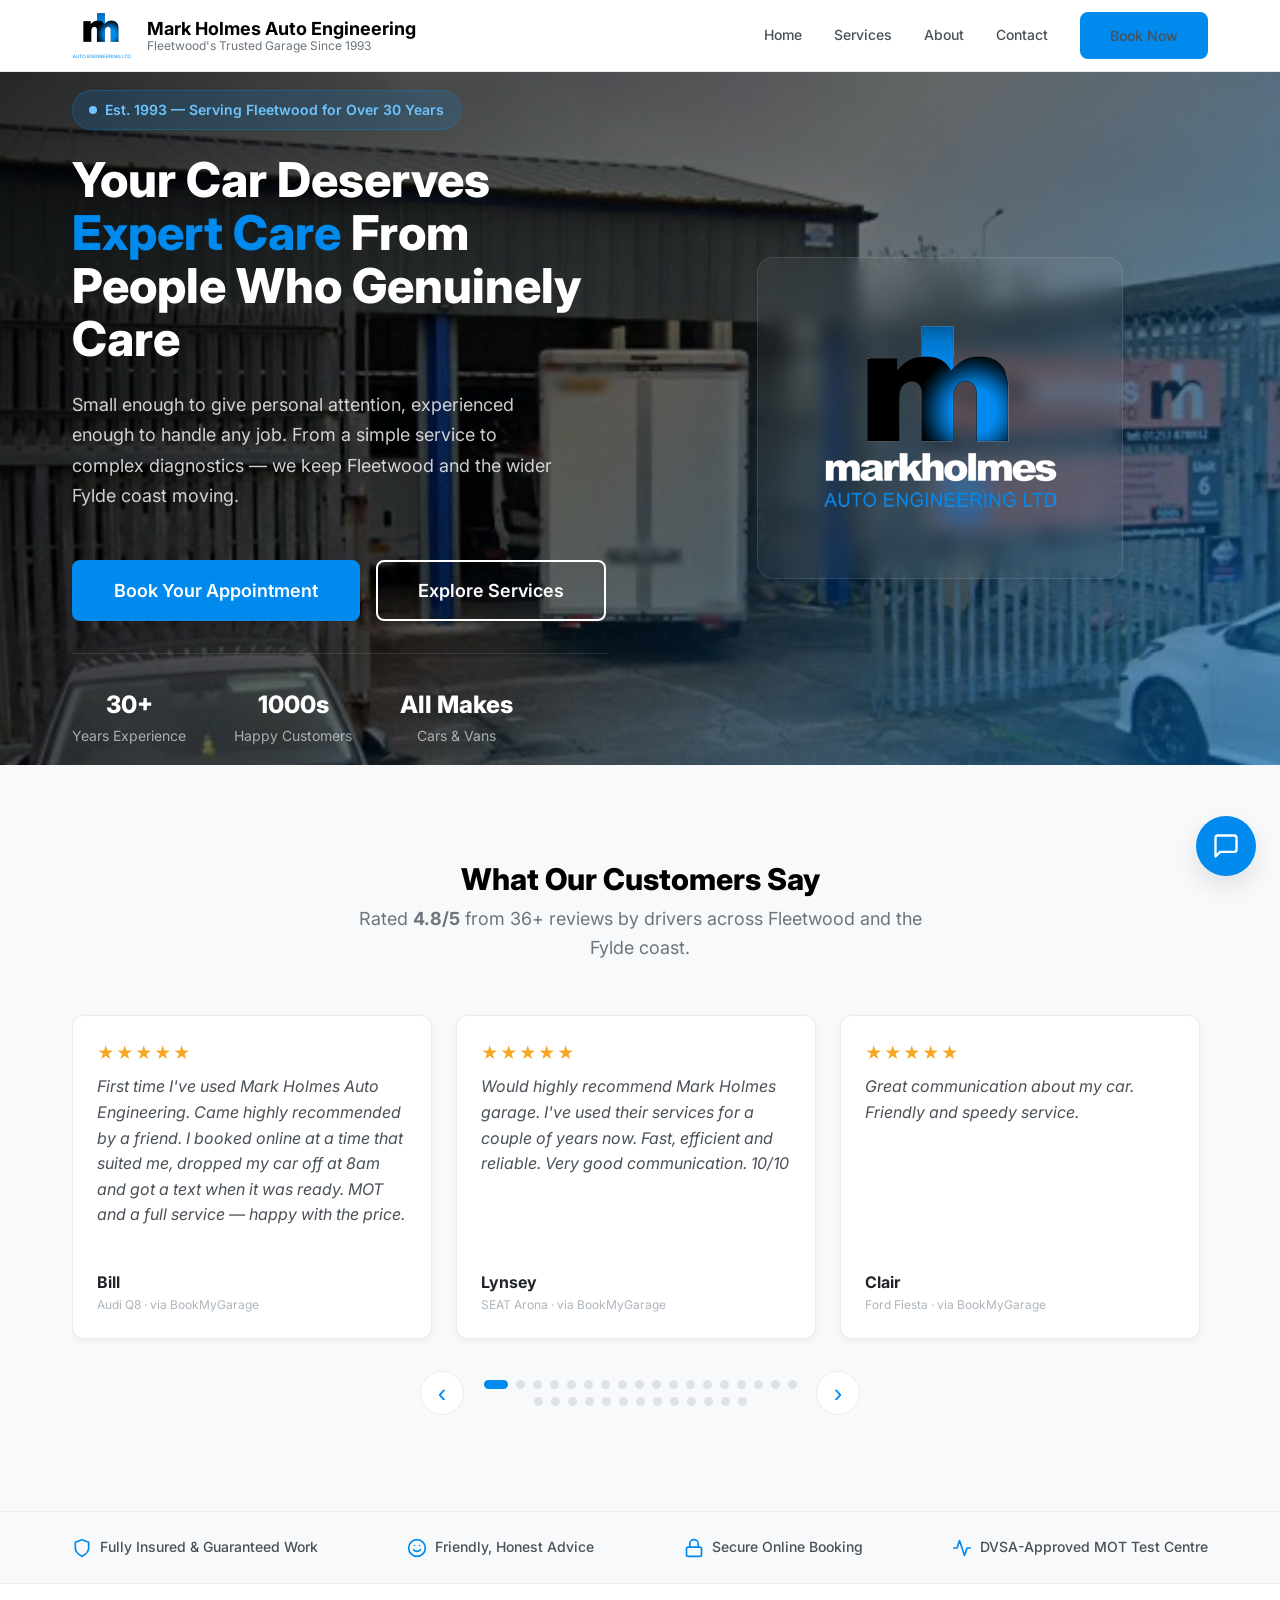
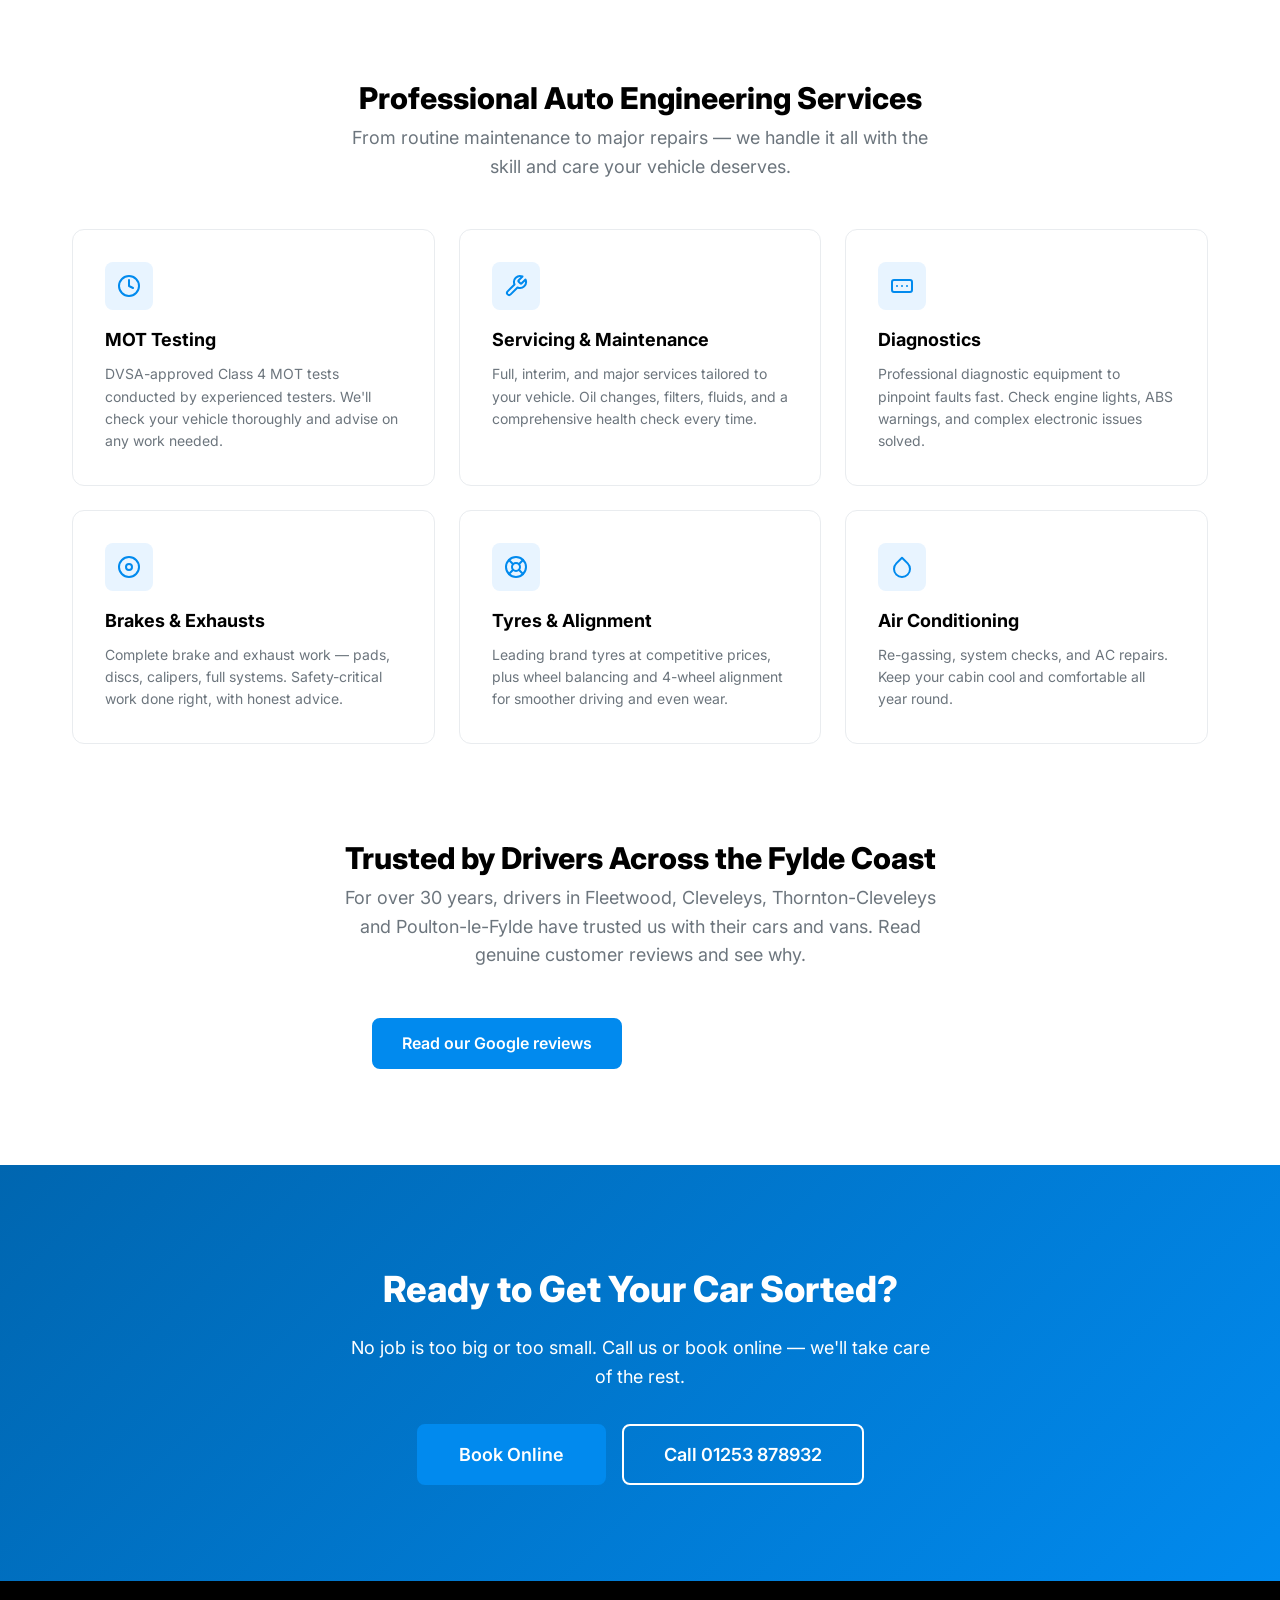
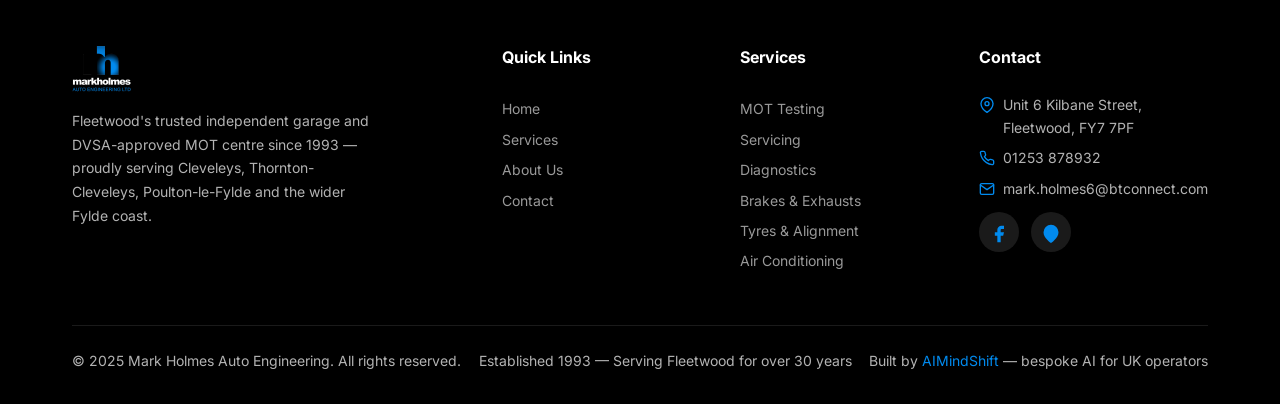
<file: index.html>
<!DOCTYPE html>
<html lang="en">
<head>
  <meta charset="UTF-8">
  <meta name="viewport" content="width=device-width, initial-scale=1.0">
  <meta name="description" content="DVSA-approved MOT centre & trusted independent garage in Fleetwood since 1993, serving Cleveleys, Thornton-Cleveleys, Poulton-le-Fylde & the Fylde coast. MOTs, servicing & repairs.">
  <title>Mark Holmes Auto Engineering | Fleetwood's Trusted Garage Since 1993</title>
  <link rel="preconnect" href="https://fonts.googleapis.com">
  <link rel="preconnect" href="https://fonts.gstatic.com" crossorigin>
  <link href="https://fonts.googleapis.com/css2?family=Inter:wght@400;500;600;700;800&display=swap" rel="stylesheet">
  <link rel="stylesheet" href="/css/style.css?v=4">
  <link rel="icon" type="image/png" href="data:image/svg+xml,%3Csvg xmlns='http://www.w3.org/2000/svg' viewBox='0 0 32 32'%3E%3Crect width='32' height='32' rx='4' fill='%23018aee'/%3E%3Ctext x='16' y='22' font-size='18' font-weight='bold' fill='white' text-anchor='middle' font-family='Inter,sans-serif'%3EMH%3C/text%3E%3C/svg%3E">

  <!-- ===== SEO: canonical, social & structured data ===== -->
  <link rel="canonical" href="https://markholmesautoengineering.uk/">
  <meta property="og:type" content="website">
  <meta property="og:site_name" content="Mark Holmes Auto Engineering">
  <meta property="og:locale" content="en_GB">
  <meta property="og:title" content="Mark Holmes Auto Engineering | Fleetwood's Trusted Garage Since 1993">
  <meta property="og:description" content="DVSA-approved MOT centre & trusted independent garage in Fleetwood since 1993, serving Cleveleys, Poulton-le-Fylde & the Fylde coast.">
  <meta property="og:url" content="https://markholmesautoengineering.uk/">
  <meta property="og:image" content="https://markholmesautoengineering.uk/images/hero.jpg">
  <meta name="twitter:card" content="summary_large_image">
  <meta name="twitter:title" content="Mark Holmes Auto Engineering | Fleetwood's Trusted Garage Since 1993">
  <meta name="twitter:description" content="DVSA-approved MOT centre & trusted independent garage in Fleetwood since 1993, serving the Fylde coast.">
  <meta name="twitter:image" content="https://markholmesautoengineering.uk/images/hero.jpg">

  <script type="application/ld+json">
  {
    "@context": "https://schema.org",
    "@type": ["AutoRepair", "LocalBusiness"],
    "@id": "https://markholmesautoengineering.uk/#business",
    "name": "Mark Holmes Auto Engineering",
    "url": "https://markholmesautoengineering.uk/",
    "logo": "https://markholmesautoengineering.uk/images/MARK%20HOLMES%20LOGO.png",
    "image": [
      "https://markholmesautoengineering.uk/images/hero.jpg",
      "https://markholmesautoengineering.uk/images/MARK%20HOLMES%20LOGO.png"
    ],
    "description": "DVSA-approved MOT test centre and independent garage in Fleetwood, serving the Fylde coast since 1993. MOTs, servicing, repairs, diagnostics, brakes, air conditioning, tyres, exhausts and 4-wheel alignment.",
    "telephone": "+441253878932",
    "email": "mark.holmes6@btconnect.com",
    "foundingDate": "1993",
    "priceRange": "££",
    "currenciesAccepted": "GBP",
    "paymentAccepted": "Cash, Debit Card, Credit Card",
    "address": {
      "@type": "PostalAddress",
      "streetAddress": "Unit 6 Kilbane Street",
      "addressLocality": "Fleetwood",
      "addressRegion": "Lancashire",
      "postalCode": "FY7 7PF",
      "addressCountry": "GB"
    },
    "geo": {
      "@type": "GeoCoordinates",
      "latitude": 53.906075,
      "longitude": -3.025302
    },
    "hasMap": "https://www.google.com/maps/search/?api=1&query=Mark+Holmes+Auto+Engineering+Fleetwood+FY7+7PF",
    "openingHoursSpecification": [
      {
        "@type": "OpeningHoursSpecification",
        "dayOfWeek": ["Monday", "Tuesday", "Wednesday", "Thursday", "Friday"],
        "opens": "08:00",
        "closes": "17:00"
      },
      {
        "@type": "OpeningHoursSpecification",
        "dayOfWeek": "Saturday",
        "opens": "09:00",
        "closes": "13:00"
      }
    ],
    "areaServed": [
      { "@type": "City", "name": "Fleetwood" },
      { "@type": "City", "name": "Cleveleys" },
      { "@type": "City", "name": "Thornton-Cleveleys" },
      { "@type": "City", "name": "Poulton-le-Fylde" },
      { "@type": "AdministrativeArea", "name": "Wyre" },
      { "@type": "Place", "name": "Fylde Coast" }
    ],
    "sameAs": [
      "https://www.facebook.com/markholmesfleetwood",
      "https://bookmygarage.com/garage-detail/markholmesautoengineeringltd/fy77pf/"
    ],
    "hasOfferCatalog": {
      "@type": "OfferCatalog",
      "name": "Garage Services",
      "itemListElement": [
        { "@type": "Offer", "itemOffered": { "@type": "Service", "name": "MOT Test" } },
        { "@type": "Offer", "itemOffered": { "@type": "Service", "name": "Car Servicing & Maintenance" } },
        { "@type": "Offer", "itemOffered": { "@type": "Service", "name": "Vehicle Diagnostics" } },
        { "@type": "Offer", "itemOffered": { "@type": "Service", "name": "Brake Repairs" } },
        { "@type": "Offer", "itemOffered": { "@type": "Service", "name": "Air Conditioning Re-gas & Service" } },
        { "@type": "Offer", "itemOffered": { "@type": "Service", "name": "Tyres & 4-Wheel Alignment" } },
        { "@type": "Offer", "itemOffered": { "@type": "Service", "name": "Exhaust Repairs" } }
      ]
    },
    "aggregateRating": {
      "@type": "AggregateRating",
      "ratingValue": "4.8",
      "reviewCount": "36",
      "bestRating": "5",
      "worstRating": "1"
    },
    "review": [
      { "@type": "Review", "author": { "@type": "Person", "name": "Susan B." }, "reviewRating": { "@type": "Rating", "ratingValue": "5", "bestRating": "5" }, "reviewBody": "Highly recommended. Excellent service, nothing too much trouble. We have used this garage for 20+ years." },
      { "@type": "Review", "author": { "@type": "Person", "name": "Andrew M." }, "reviewRating": { "@type": "Rating", "ratingValue": "5", "bestRating": "5" }, "reviewBody": "Called into Mark Holmes Fleetwood, booked in promptly, diagnosed and fixed. Extremely professional — our go-to for service, repairs and MOT from now on. Highly recommend." },
      { "@type": "Review", "author": { "@type": "Person", "name": "Lynsey" }, "reviewRating": { "@type": "Rating", "ratingValue": "5", "bestRating": "5" }, "reviewBody": "Would highly recommend Mark Holmes garage. Fast, efficient and reliable. Very good communication. 10/10" },
      { "@type": "Review", "author": { "@type": "Person", "name": "Janice R." }, "reviewRating": { "@type": "Rating", "ratingValue": "5", "bestRating": "5" }, "reviewBody": "Took it in for a knocking noise that two other garages couldn't find. Over the moon they found it and fixed it. Very reasonably priced. Defo recommend." },
      { "@type": "Review", "author": { "@type": "Person", "name": "Stuart Y." }, "reviewRating": { "@type": "Rating", "ratingValue": "5", "bestRating": "5" }, "reviewBody": "Great service, great guys, fast and reliable. Best garage in Fleetwood by far." }
    ]
  }
  </script>
  <script type="application/ld+json">
  {
    "@context": "https://schema.org",
    "@type": "WebSite",
    "name": "Mark Holmes Auto Engineering",
    "url": "https://markholmesautoengineering.uk/"
  }
  </script>
</head>
<body>

  <!-- ===== HEADER ===== -->
  <header class="header">
    <div class="container">
      <a href="/" class="header-logo">
        <img src="/images/MARK%20HOLMES%20LOGO.png" alt="Mark Holmes Auto Engineering" width="236" height="192">
        <div class="header-logo-text">
          Mark Holmes Auto Engineering
          <span>Fleetwood's Trusted Garage Since 1993</span>
        </div>
      </a>
      <button class="menu-toggle" aria-label="Toggle menu">
        <span></span>
        <span></span>
        <span></span>
      </button>
      <nav class="nav">
        <a href="/">Home</a>
        <a href="/services.html">Services</a>
        <a href="/about.html">About</a>
        <a href="/contact.html">Contact</a>
        <a href="/contact.html" class="btn btn-primary nav-cta">Book Now</a>
      </nav>
    </div>
  </header>

  <!-- ===== HERO ===== -->
  <section class="hero">
    <img class="hero-bg" src="/images/hero.jpg" alt="Mark Holmes Auto Engineering workshop" loading="eager">
    <div class="container">
      <div class="hero-content">
        <div class="hero-badge">Est. 1993 — Serving Fleetwood for Over 30 Years</div>
        <h1>Your Car Deserves <span class="highlight">Expert Care</span> From People Who Genuinely Care</h1>
        <p>Small enough to give personal attention, experienced enough to handle any job. From a simple service to complex diagnostics — we keep Fleetwood and the wider Fylde coast moving.</p>
        <div class="hero-actions">
          <a href="/contact.html" class="btn btn-primary btn-lg">Book Your Appointment</a>
          <a href="/services.html" class="btn btn-outline btn-lg">Explore Services</a>
        </div>
        <div class="hero-stats">
          <div class="hero-stat">
            <div class="hero-stat-number">30+</div>
            <div class="hero-stat-label">Years Experience</div>
          </div>
          <div class="hero-stat">
            <div class="hero-stat-number">1000s</div>
            <div class="hero-stat-label">Happy Customers</div>
          </div>
          <div class="hero-stat">
            <div class="hero-stat-number">All Makes</div>
            <div class="hero-stat-label">Cars & Vans</div>
          </div>
        </div>
      </div>
      <div class="hero-image">
        <div class="hero-logo-card">
          <img src="/images/MARK%20HOLMES%20LOGO.png" alt="Mark Holmes Auto Engineering Logo">
        </div>
      </div>
    </div>
  </section>

  <!-- ===== REVIEWS CAROUSEL ===== -->
  <section class="section reviews-section">
    <div class="container text-center">
      <h2 class="section-title fade-in">What Our Customers Say</h2>
      <p class="section-subtitle fade-in">Rated <strong>4.8/5</strong> from 36+ reviews by drivers across Fleetwood and the Fylde coast.</p>
    </div>
    <div class="container reviews-carousel" id="reviewsCarousel">
      <div class="reviews-track" id="reviewsTrack">

        <article class="review-card">
          <div class="review-stars" aria-label="5 out of 5 stars">★★★★★</div>
          <p class="review-text">First time I've used Mark Holmes Auto Engineering. Came highly recommended by a friend. I booked online at a time that suited me, dropped my car off at 8am and got a text when it was ready. MOT and a full service — happy with the price.</p>
          <div class="review-meta"><span class="review-author">Bill</span><span class="review-source">Audi Q8 · via BookMyGarage</span></div>
        </article>

        <article class="review-card">
          <div class="review-stars" aria-label="5 out of 5 stars">★★★★★</div>
          <p class="review-text">Would highly recommend Mark Holmes garage. I've used their services for a couple of years now. Fast, efficient and reliable. Very good communication. 10/10</p>
          <div class="review-meta"><span class="review-author">Lynsey</span><span class="review-source">SEAT Arona · via BookMyGarage</span></div>
        </article>

        <article class="review-card">
          <div class="review-stars" aria-label="5 out of 5 stars">★★★★★</div>
          <p class="review-text">Great communication about my car. Friendly and speedy service.</p>
          <div class="review-meta"><span class="review-author">Clair</span><span class="review-source">Ford Fiesta · via BookMyGarage</span></div>
        </article>

        <article class="review-card">
          <div class="review-stars" aria-label="5 out of 5 stars">★★★★★</div>
          <p class="review-text">Highly recommended. Excellent service, nothing too much trouble. We have used this garage for 20+ years.</p>
          <div class="review-meta"><span class="review-author">Susan B.</span><span class="review-source">via Google</span></div>
        </article>

        <article class="review-card">
          <div class="review-stars" aria-label="5 out of 5 stars">★★★★★</div>
          <p class="review-text">Major dealership was totally inflexible about a fault with my car. Called into Mark Holmes Fleetwood, booked in promptly, diagnosed and fixed. Extremely professional — our go-to for service, repairs and MOT from now on. Highly recommend.</p>
          <div class="review-meta"><span class="review-author">Andrew M.</span><span class="review-source">via Google</span></div>
        </article>

        <article class="review-card">
          <div class="review-stars" aria-label="5 out of 5 stars">★★★★★</div>
          <p class="review-text">MOT carried out, fast and very professional. Fitted new tyres at a great price. Really good garage and sound advice. Will definitely be using again.</p>
          <div class="review-meta"><span class="review-author">Rick W.</span><span class="review-source">via Google</span></div>
        </article>

        <article class="review-card">
          <div class="review-stars" aria-label="5 out of 5 stars">★★★★★</div>
          <p class="review-text">Mark came to my house, picked my van up and fixed it in a day — amazing, as it's my work van. Very reasonable price. Would definitely recommend. Thanks guys 👍</p>
          <div class="review-meta"><span class="review-author">Jason B.</span><span class="review-source">via Google</span></div>
        </article>

        <article class="review-card">
          <div class="review-stars" aria-label="5 out of 5 stars">★★★★★</div>
          <p class="review-text">Took it in for a knocking noise that Kwik Fit and another garage couldn't find. A lot of work on shockers and ball joints, but over the moon they actually found it and fixed it. Very reasonably priced. Defo recommend.</p>
          <div class="review-meta"><span class="review-author">Janice R.</span><span class="review-source">via Google</span></div>
        </article>

        <article class="review-card">
          <div class="review-stars" aria-label="5 out of 5 stars">★★★★★</div>
          <p class="review-text">Really good garage, excellent value. Needed a service, new battery and brake pads. Job well done, car running great. Thanks.</p>
          <div class="review-meta"><span class="review-author">B. McC</span><span class="review-source">via Google</span></div>
        </article>

        <article class="review-card">
          <div class="review-stars" aria-label="5 out of 5 stars">★★★★★</div>
          <p class="review-text">If you want quality, expert and thorough hands on your prized possessions, Mark and the team are the only place to go in the North West. Passing through Poulton with a weeping hose, they quickly found the issue and sorted it.</p>
          <div class="review-meta"><span class="review-author">Rich A.</span><span class="review-source">via Google</span></div>
        </article>

        <article class="review-card">
          <div class="review-stars" aria-label="5 out of 5 stars">★★★★★</div>
          <p class="review-text">Excellent service as always from Mark, very reasonable prices. Would recommend this garage to anyone — and I do! I've been a customer for many years 👍</p>
          <div class="review-meta"><span class="review-author">Andrea H.</span><span class="review-source">via Google</span></div>
        </article>

        <article class="review-card">
          <div class="review-stars" aria-label="5 out of 5 stars">★★★★★</div>
          <p class="review-text">Excellent service and a pleasant person to deal with. Been servicing my cars for 8 years — no complaints.</p>
          <div class="review-meta"><span class="review-author">Krysia W.</span><span class="review-source">via Google</span></div>
        </article>

        <article class="review-card">
          <div class="review-stars" aria-label="5 out of 5 stars">★★★★★</div>
          <p class="review-text">Top man, as usual — brilliant fast service. MOT, service and air conditioning recharged. Very reliable.</p>
          <div class="review-meta"><span class="review-author">Ian B.</span><span class="review-source">via Google</span></div>
        </article>

        <article class="review-card">
          <div class="review-stars" aria-label="5 out of 5 stars">★★★★★</div>
          <p class="review-text">Great service, great guys, fast and reliable 👏 Best garage in Fleetwood by far.</p>
          <div class="review-meta"><span class="review-author">Stuart Y.</span><span class="review-source">via Google</span></div>
        </article>

        <article class="review-card">
          <div class="review-stars" aria-label="5 out of 5 stars">★★★★★</div>
          <p class="review-text">Really professional and reliable. I've been a customer for a while now and never had a single complaint.</p>
          <div class="review-meta"><span class="review-author">Chris M.</span><span class="review-source">via Google</span></div>
        </article>

        <article class="review-card">
          <div class="review-stars" aria-label="5 out of 5 stars">★★★★★</div>
          <p class="review-text">Always done a great job for me — MOT, repairs and an oil leak investigation. Great service, thanks to the lads at Mark Holmes.</p>
          <div class="review-meta"><span class="review-author">Julian W.</span><span class="review-source">via Google</span></div>
        </article>

        <article class="review-card">
          <div class="review-stars" aria-label="5 out of 5 stars">★★★★★</div>
          <p class="review-text">Desperately needed an engine oil top-up and the garage sorted me out nice and quick.</p>
          <div class="review-meta"><span class="review-author">Zhinlap</span><span class="review-source">via Google</span></div>
        </article>

        <article class="review-card">
          <div class="review-stars" aria-label="5 out of 5 stars">★★★★★</div>
          <p class="review-text">Very experienced on all aspects of car care. Good, reliable service.</p>
          <div class="review-meta"><span class="review-author">Freda Z.</span><span class="review-source">via Google</span></div>
        </article>

        <article class="review-card">
          <div class="review-stars" aria-label="5 out of 5 stars">★★★★★</div>
          <p class="review-text">First class — couldn't fault the service.</p>
          <div class="review-meta"><span class="review-author">Michael W.</span><span class="review-source">via Google</span></div>
        </article>

        <article class="review-card">
          <div class="review-stars" aria-label="5 out of 5 stars">★★★★★</div>
          <p class="review-text">Very good workmanship. Would highly recommend this garage.</p>
          <div class="review-meta"><span class="review-author">Ronnie C.</span><span class="review-source">via Google</span></div>
        </article>

        <article class="review-card">
          <div class="review-stars" aria-label="5 out of 5 stars">★★★★★</div>
          <p class="review-text">Friendly and professional staff who are always happy to help. Above all they're trustworthy, which is hard to find in this profession. Couldn't recommend Mark and his team highly enough.</p>
          <div class="review-meta"><span class="review-author">Martin</span><span class="review-source">via Google</span></div>
        </article>

        <article class="review-card">
          <div class="review-stars" aria-label="5 out of 5 stars">★★★★★</div>
          <p class="review-text">Excellent! Very helpful and on time. I need a service for my car soon — I won't look any further!</p>
          <div class="review-meta"><span class="review-author">Mark F.</span><span class="review-source">via Google</span></div>
        </article>

        <article class="review-card">
          <div class="review-stars" aria-label="5 out of 5 stars">★★★★★</div>
          <p class="review-text">Great reliable work and a friendly guy. Would definitely recommend.</p>
          <div class="review-meta"><span class="review-author">Michael B.</span><span class="review-source">via Google</span></div>
        </article>

        <article class="review-card">
          <div class="review-stars" aria-label="5 out of 5 stars">★★★★★</div>
          <p class="review-text">Had my car remapped. Good price.</p>
          <div class="review-meta"><span class="review-author">Paul S.</span><span class="review-source">via Google</span></div>
        </article>

        <article class="review-card">
          <div class="review-stars" aria-label="5 out of 5 stars">★★★★★</div>
          <p class="review-text">Knows what they're doing and nice to deal with. Deffo coming back here!</p>
          <div class="review-meta"><span class="review-author">Bambi</span><span class="review-source">via Google</span></div>
        </article>

        <article class="review-card">
          <div class="review-stars" aria-label="5 out of 5 stars">★★★★★</div>
          <p class="review-text">Great place, nice people, fair prices 😄👍</p>
          <div class="review-meta"><span class="review-author">Derek P.</span><span class="review-source">via Google</span></div>
        </article>

        <article class="review-card">
          <div class="review-stars" aria-label="5 out of 5 stars">★★★★★</div>
          <p class="review-text">Good job — and they're still open!</p>
          <div class="review-meta"><span class="review-author">Bilal Q.</span><span class="review-source">via Google</span></div>
        </article>

        <article class="review-card">
          <div class="review-stars" aria-label="5 out of 5 stars">★★★★★</div>
          <p class="review-text">Excellent mechanic.</p>
          <div class="review-meta"><span class="review-author">Sandra D.</span><span class="review-source">via Google</span></div>
        </article>

        <article class="review-card">
          <div class="review-stars" aria-label="5 out of 5 stars">★★★★★</div>
          <p class="review-text">Wonderful, thank you!</p>
          <div class="review-meta"><span class="review-author">Robert T.</span><span class="review-source">via Google</span></div>
        </article>

        <article class="review-card">
          <div class="review-stars" aria-label="5 out of 5 stars">★★★★★</div>
          <p class="review-text">Great garage.</p>
          <div class="review-meta"><span class="review-author">Daz E.</span><span class="review-source">via Google</span></div>
        </article>

        <article class="review-card">
          <div class="review-stars" aria-label="5 out of 5 stars">★★★★★</div>
          <p class="review-text">Great service.</p>
          <div class="review-meta"><span class="review-author">Jane McD.</span><span class="review-source">via Google</span></div>
        </article>

      </div>
      <div class="reviews-controls">
        <button class="reviews-arrow prev" type="button" aria-label="Previous reviews">‹</button>
        <div class="reviews-dots" id="reviewsDots"></div>
        <button class="reviews-arrow next" type="button" aria-label="More reviews">›</button>
      </div>
    </div>
  </section>

  <!-- ===== TRUST BAR ===== -->
  <div class="trust-bar">
    <div class="container">
      <div class="trust-item">
        <svg viewBox="0 0 24 24" fill="none" stroke="currentColor" stroke-width="2" stroke-linecap="round" stroke-linejoin="round"><path d="M12 22s8-4 8-10V5l-8-3-8 3v7c0 6 8 10 8 10z"/></svg>
        Fully Insured & Guaranteed Work
      </div>
      <div class="trust-item">
        <svg viewBox="0 0 24 24" fill="none" stroke="currentColor" stroke-width="2" stroke-linecap="round" stroke-linejoin="round"><circle cx="12" cy="12" r="10"/><path d="M8 14s1.5 2 4 2 4-2 4-2"/><line x1="9" y1="9" x2="9.01" y2="9"/><line x1="15" y1="9" x2="15.01" y2="9"/></svg>
        Friendly, Honest Advice
      </div>
      <div class="trust-item">
        <svg viewBox="0 0 24 24" fill="none" stroke="currentColor" stroke-width="2" stroke-linecap="round" stroke-linejoin="round"><rect x="3" y="11" width="18" height="11" rx="2" ry="2"/><path d="M7 11V7a5 5 0 0 1 10 0v4"/></svg>
        Secure Online Booking
      </div>
      <div class="trust-item">
        <svg viewBox="0 0 24 24" fill="none" stroke="currentColor" stroke-width="2" stroke-linecap="round" stroke-linejoin="round"><polyline points="22 12 18 12 15 21 9 3 6 12 2 12"/></svg>
        DVSA-Approved MOT Test Centre
      </div>
    </div>
  </div>

  <!-- ===== SERVICES OVERVIEW ===== -->
  <section class="section services-overview">
    <div class="container text-center">
      <h2 class="section-title fade-in">Professional Auto Engineering Services</h2>
      <p class="section-subtitle fade-in">From routine maintenance to major repairs — we handle it all with the skill and care your vehicle deserves.</p>
    </div>
    <div class="container">
      <div class="services-grid">
        <div class="service-card fade-in">
          <div class="service-card-icon">
            <svg viewBox="0 0 24 24" fill="none" stroke="currentColor" stroke-width="2" stroke-linecap="round" stroke-linejoin="round"><circle cx="12" cy="12" r="10"/><polyline points="12 6 12 12 16 14"/></svg>
          </div>
          <h3>MOT Testing</h3>
          <p>DVSA-approved Class 4 MOT tests conducted by experienced testers. We'll check your vehicle thoroughly and advise on any work needed.</p>
        </div>
        <div class="service-card fade-in">
          <div class="service-card-icon">
            <svg viewBox="0 0 24 24" fill="none" stroke="currentColor" stroke-width="2" stroke-linecap="round" stroke-linejoin="round"><path d="M14.7 6.3a1 1 0 0 0 0 1.4l1.6 1.6a1 1 0 0 0 1.4 0l3.77-3.77a6 6 0 0 1-7.94 7.94l-6.91 6.91a2.12 2.12 0 0 1-3-3l6.91-6.91a6 6 0 0 1 7.94-7.94l-3.76 3.76z"/></svg>
          </div>
          <h3>Servicing & Maintenance</h3>
          <p>Full, interim, and major services tailored to your vehicle. Oil changes, filters, fluids, and a comprehensive health check every time.</p>
        </div>
        <div class="service-card fade-in">
          <div class="service-card-icon">
            <svg viewBox="0 0 24 24" fill="none" stroke="currentColor" stroke-width="2" stroke-linecap="round" stroke-linejoin="round"><rect x="2" y="6" width="20" height="12" rx="2"/><path d="M12 12h.01"/><path d="M17 12h.01"/><path d="M7 12h.01"/></svg>
          </div>
          <h3>Diagnostics</h3>
          <p>Professional diagnostic equipment to pinpoint faults fast. Check engine lights, ABS warnings, and complex electronic issues solved.</p>
        </div>
        <div class="service-card fade-in">
          <div class="service-card-icon">
            <svg viewBox="0 0 24 24" fill="none" stroke="currentColor" stroke-width="2" stroke-linecap="round" stroke-linejoin="round"><circle cx="12" cy="12" r="10"/><circle cx="12" cy="12" r="3"/></svg>
          </div>
          <h3>Brakes & Exhausts</h3>
          <p>Complete brake and exhaust work — pads, discs, calipers, full systems. Safety-critical work done right, with honest advice.</p>
        </div>
        <div class="service-card fade-in">
          <div class="service-card-icon">
            <svg viewBox="0 0 24 24" fill="none" stroke="currentColor" stroke-width="2" stroke-linecap="round" stroke-linejoin="round"><circle cx="12" cy="12" r="10"/><circle cx="12" cy="12" r="4"/><line x1="4.93" y1="4.93" x2="9.17" y2="9.17"/><line x1="14.83" y1="14.83" x2="19.07" y2="19.07"/><line x1="14.83" y1="9.17" x2="19.07" y2="4.93"/><line x1="4.93" y1="19.07" x2="9.17" y2="14.83"/></svg>
          </div>
          <h3>Tyres & Alignment</h3>
          <p>Leading brand tyres at competitive prices, plus wheel balancing and 4-wheel alignment for smoother driving and even wear.</p>
        </div>
        <div class="service-card fade-in">
          <div class="service-card-icon">
            <svg viewBox="0 0 24 24" fill="none" stroke="currentColor" stroke-width="2" stroke-linecap="round" stroke-linejoin="round"><path d="M12 2.69l5.66 5.66a8 8 0 1 1-11.31 0z"/></svg>
          </div>
          <h3>Air Conditioning</h3>
          <p>Re-gassing, system checks, and AC repairs. Keep your cabin cool and comfortable all year round.</p>
        </div>
      </div>
    </div>
  </section>

  <!-- ===== REVIEWS ===== -->
  <section class="section" style="padding-top: 0;">
    <div class="container text-center">
      <h2 class="section-title fade-in">Trusted by Drivers Across the Fylde Coast</h2>
      <p class="section-subtitle fade-in">For over 30 years, drivers in Fleetwood, Cleveleys, Thornton-Cleveleys and Poulton-le-Fylde have trusted us with their cars and vans. Read genuine customer reviews and see why.</p>
      <div class="hero-actions" style="justify-content: center;">
        <a href="https://www.google.com/maps/search/?api=1&query=Mark+Holmes+Auto+Engineering+Fleetwood+FY7+7PF" class="btn btn-primary" target="_blank" rel="noopener">Read our Google reviews</a>
        <a href="https://bookmygarage.com/garage-detail/markholmesautoengineeringltd/fy77pf/" class="btn btn-outline" target="_blank" rel="noopener">Reviews on BookMyGarage</a>
      </div>
    </div>
  </section>

  <!-- ===== CTA SECTION ===== -->
  <section class="cta-section">
    <div class="container text-center">
      <h2 class="fade-in">Ready to Get Your Car Sorted?</h2>
      <p class="fade-in">No job is too big or too small. Call us or book online — we'll take care of the rest.</p>
      <div class="hero-actions" style="justify-content: center;">
        <a href="/contact.html" class="btn btn-primary btn-lg">Book Online</a>
        <a href="tel:01253878932" class="btn btn-outline btn-lg">Call 01253 878932</a>
      </div>
    </div>
  </section>

  <!-- ===== FOOTER ===== -->
  <footer class="footer">
    <div class="container">
      <div class="footer-grid">
        <div class="footer-brand">
          <img src="/images/MARK%20HOLMES%20LOGO.png" alt="Mark Holmes Auto Engineering">
          <p>Fleetwood's trusted independent garage and DVSA-approved MOT centre since 1993 — proudly serving Cleveleys, Thornton-Cleveleys, Poulton-le-Fylde and the wider Fylde coast.</p>
        </div>
        <div class="footer-links">
          <h4>Quick Links</h4>
          <a href="/">Home</a>
          <a href="/services.html">Services</a>
          <a href="/about.html">About Us</a>
          <a href="/contact.html">Contact</a>
        </div>
        <div class="footer-links">
          <h4>Services</h4>
          <a href="/services.html">MOT Testing</a>
          <a href="/services.html">Servicing</a>
          <a href="/services.html">Diagnostics</a>
          <a href="/services.html">Brakes & Exhausts</a>
          <a href="/services.html">Tyres & Alignment</a>
          <a href="/services.html">Air Conditioning</a>
        </div>
        <div class="footer-contact">
          <h4>Contact</h4>
          <p>
            <svg viewBox="0 0 24 24" fill="none" stroke="currentColor" stroke-width="2" stroke-linecap="round" stroke-linejoin="round"><path d="M21 10c0 7-9 13-9 13s-9-6-9-13a9 9 0 0 1 18 0z"/><circle cx="12" cy="10" r="3"/></svg>
            Unit 6 Kilbane Street, Fleetwood, FY7 7PF
          </p>
          <p>
            <svg viewBox="0 0 24 24" fill="none" stroke="currentColor" stroke-width="2" stroke-linecap="round" stroke-linejoin="round"><path d="M22 16.92v3a2 2 0 0 1-2.18 2 19.79 19.79 0 0 1-8.63-3.07 19.5 19.5 0 0 1-6-6 19.79 19.79 0 0 1-3.07-8.67A2 2 0 0 1 4.11 2h3a2 2 0 0 1 2 1.72 12.84 12.84 0 0 0 .7 2.81 2 2 0 0 1-.45 2.11L8.09 9.91a16 16 0 0 0 6 6l1.27-1.27a2 2 0 0 1 2.11-.45 12.84 12.84 0 0 0 2.81.7A2 2 0 0 1 22 16.92z"/></svg>
            01253 878932
          </p>
          <p>
            <svg viewBox="0 0 24 24" fill="none" stroke="currentColor" stroke-width="2" stroke-linecap="round" stroke-linejoin="round"><path d="M4 4h16c1.1 0 2 .9 2 2v12c0 1.1-.9 2-2 2H4c-1.1 0-2-.9-2-2V6c0-1.1.9-2 2-2z"/><polyline points="22,6 12,13 2,6"/></svg>
            mark.holmes6@btconnect.com
          </p>
          <div class="footer-social">
            <a href="https://www.facebook.com/markholmesfleetwood" target="_blank" rel="noopener" aria-label="Facebook">
              <svg viewBox="0 0 24 24" fill="currentColor"><path d="M18 2h-3a5 5 0 0 0-5 5v3H7v4h3v8h4v-8h3l1-4h-4V7a1 1 0 0 1 1-1h3z"/></svg>
            </a>
            <a href="https://www.google.com/maps/search/?api=1&query=Unit+6+Kilbane+St+Fleetwood+FY7+7PF" target="_blank" rel="noopener" aria-label="Google Maps">
              <svg viewBox="0 0 24 24" fill="currentColor"><path d="M21 10c0 7-9 13-9 13s-9-6-9-13a9 9 0 0 1 18 0z"/><circle cx="12" cy="10" r="3"/></svg>
            </a>
          </div>
        </div>
      </div>
      <div class="footer-bottom">
        <p>&copy; 2025 Mark Holmes Auto Engineering. All rights reserved.</p>
        <p>Established 1993 — Serving Fleetwood for over 30 years</p>
        <p>Built by <a href="https://aimindshift.consulting" target="_blank" rel="noopener">AIMindShift</a> — bespoke AI for UK operators</p>
      </div>
    </div>
  </footer>

  <script src="/js/main.js?v=4"></script>
  <script src="/js/chat.js?v=3"></script>
</body>
</html>
</file>
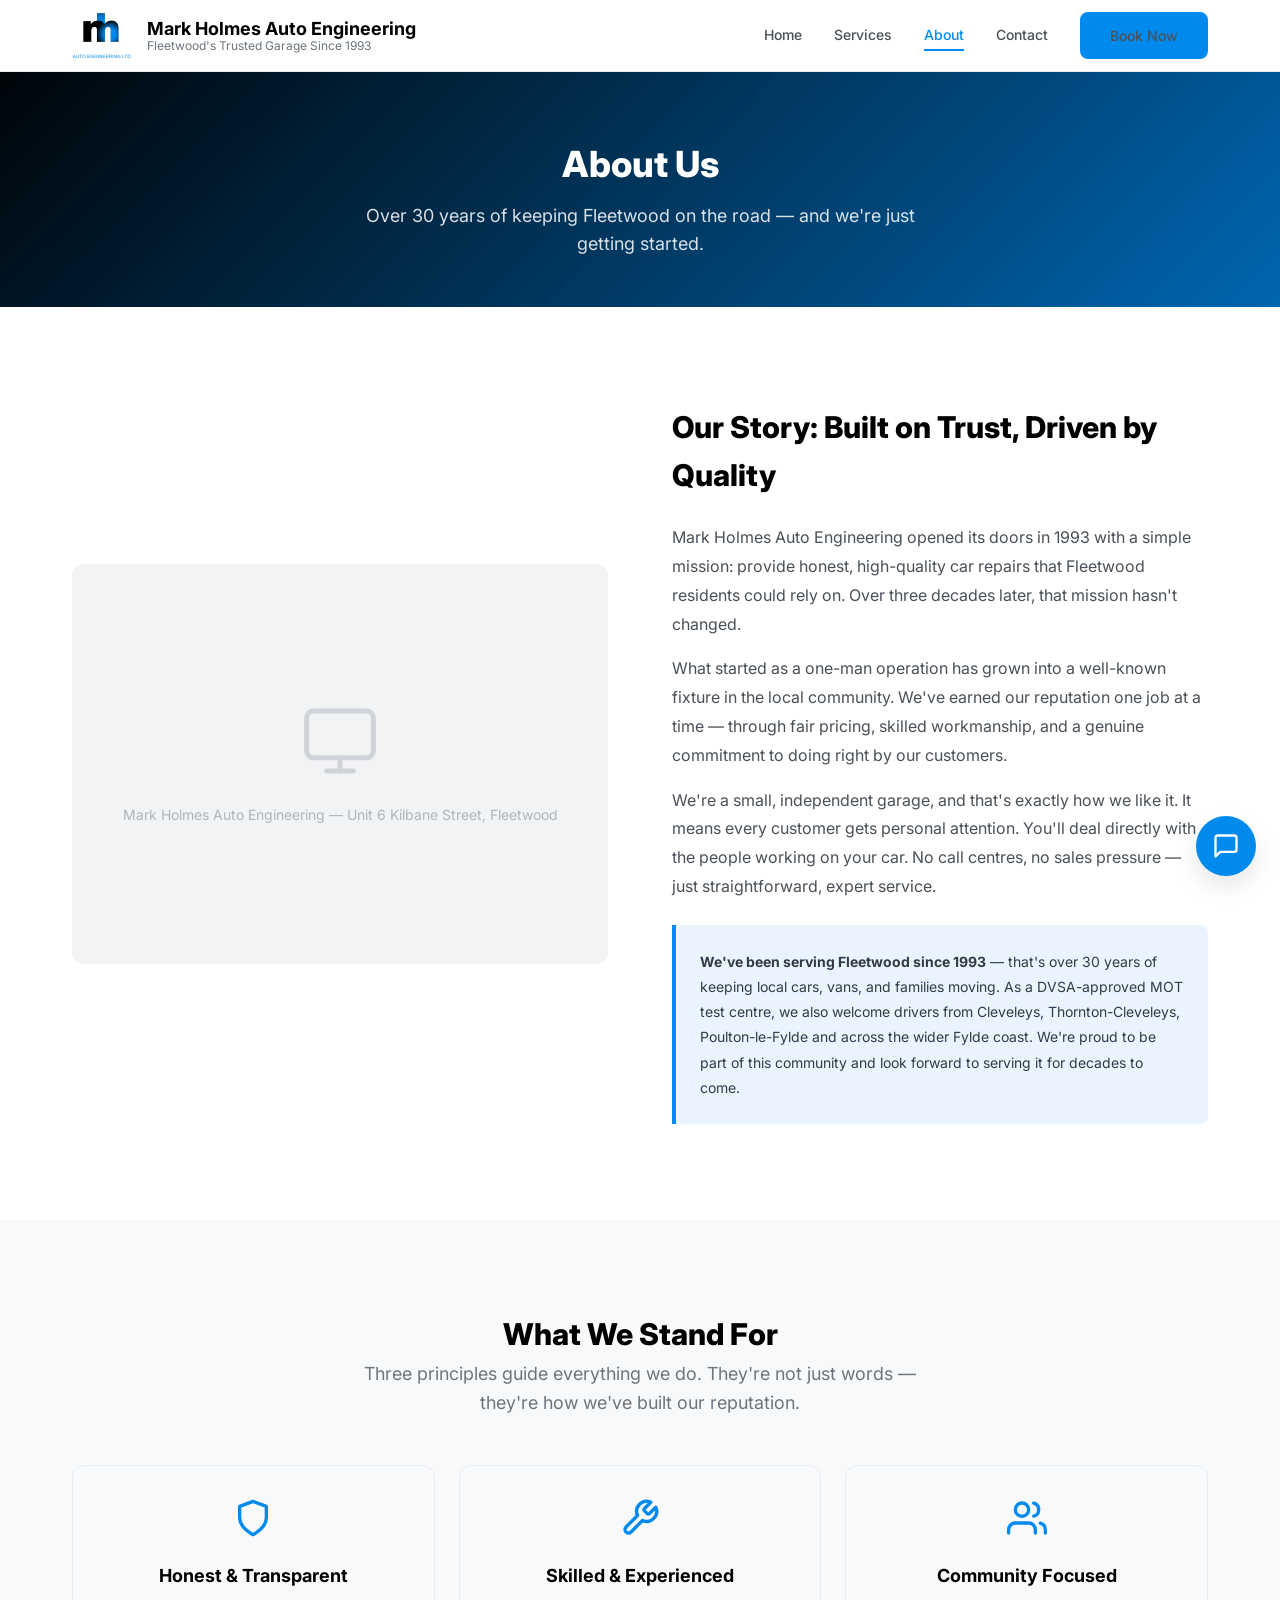
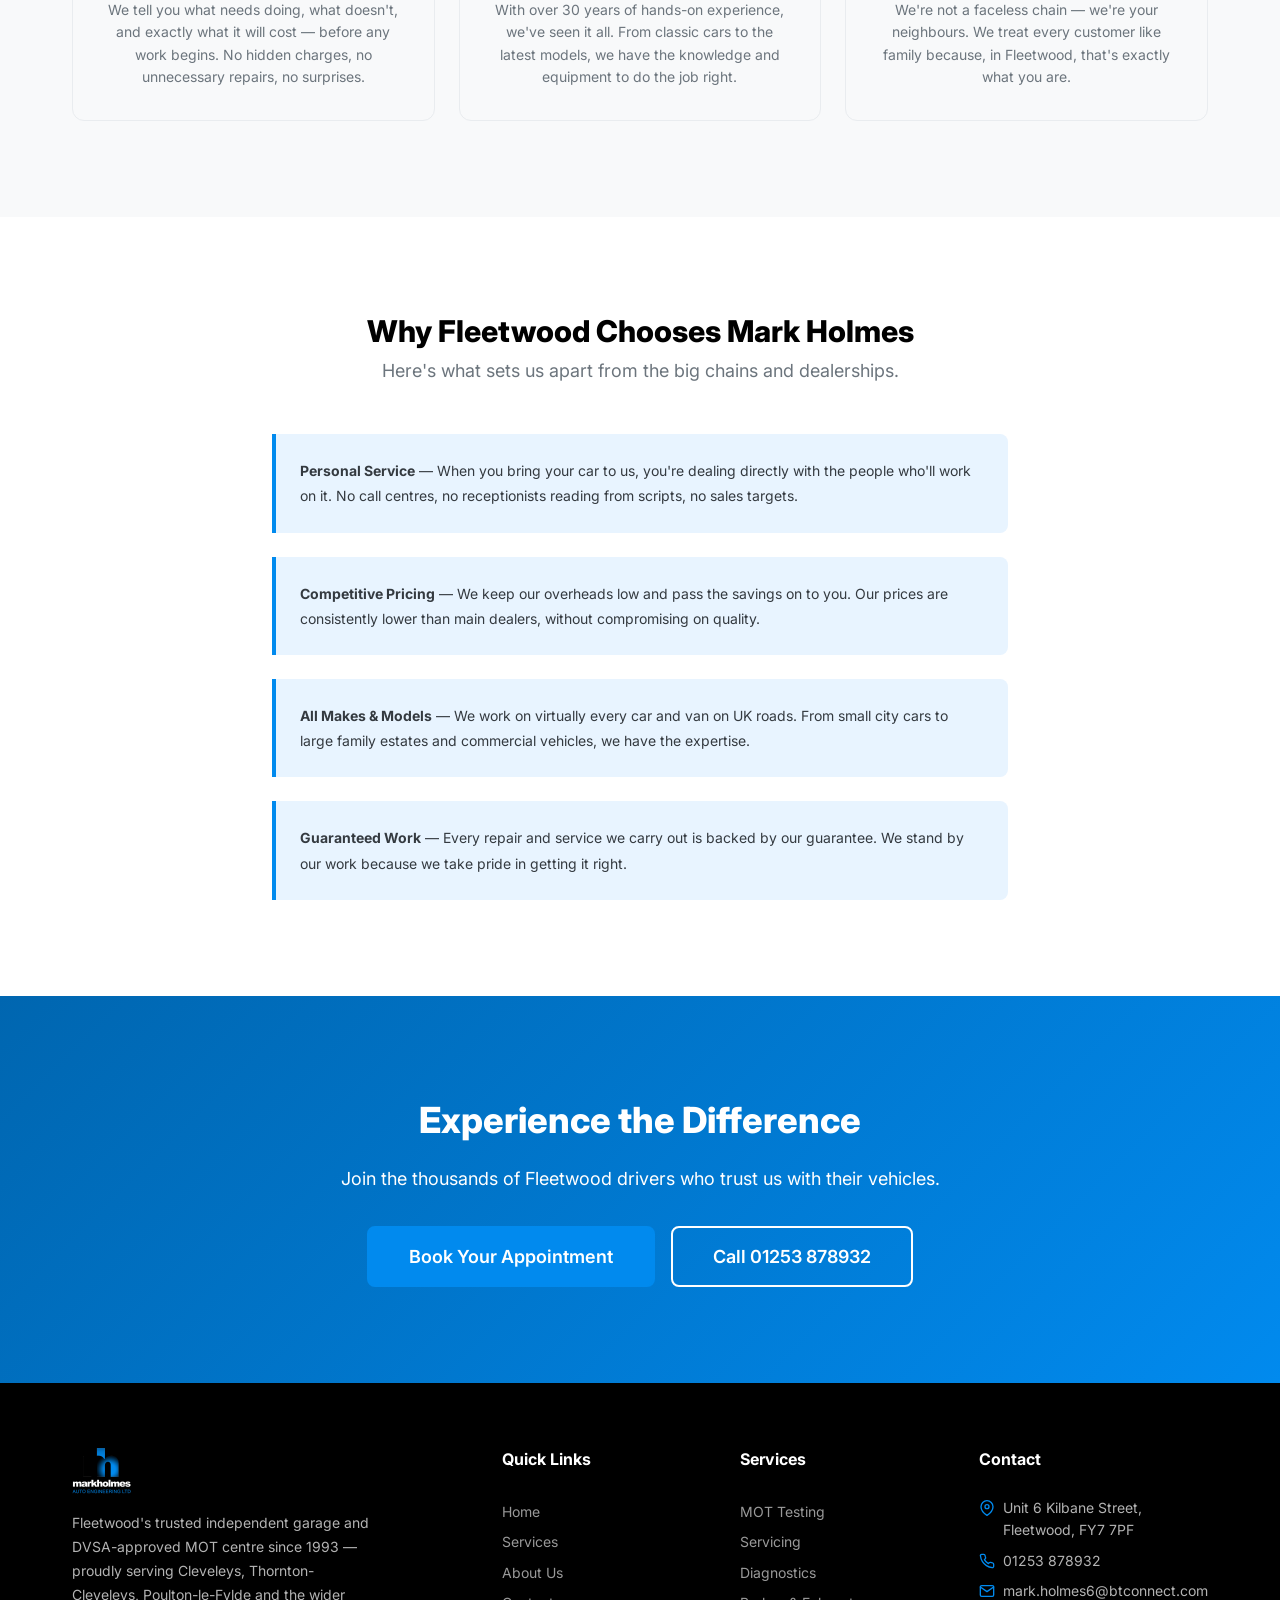
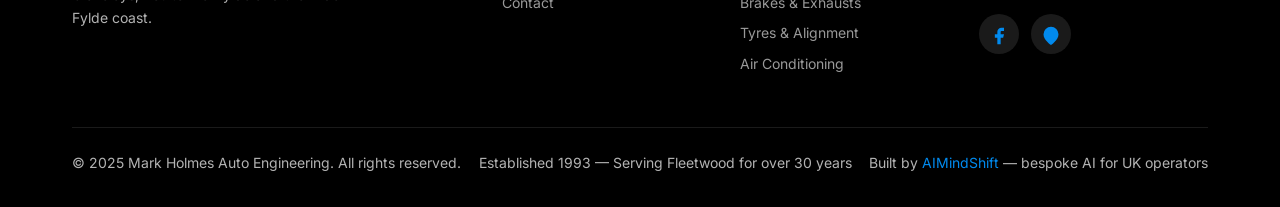
<file: about.html>
<!DOCTYPE html>
<html lang="en">
<head>
  <meta charset="UTF-8">
  <meta name="viewport" content="width=device-width, initial-scale=1.0">
  <meta name="description" content="The story behind Mark Holmes Auto Engineering — Fleetwood's trusted independent garage & DVSA-approved MOT centre since 1993, serving Cleveleys, Poulton-le-Fylde & the Fylde coast.">
  <title>About Us | Mark Holmes Auto Engineering — Fleetwood</title>
  <link rel="preconnect" href="https://fonts.googleapis.com">
  <link rel="preconnect" href="https://fonts.gstatic.com" crossorigin>
  <link href="https://fonts.googleapis.com/css2?family=Inter:wght@400;500;600;700;800&display=swap" rel="stylesheet">
  <link rel="stylesheet" href="/css/style.css?v=4">
  <link rel="icon" type="image/png" href="data:image/svg+xml,%3Csvg xmlns='http://www.w3.org/2000/svg' viewBox='0 0 32 32'%3E%3Crect width='32' height='32' rx='4' fill='%23018aee'/%3E%3Ctext x='16' y='22' font-size='18' font-weight='bold' fill='white' text-anchor='middle' font-family='Inter,sans-serif'%3EMH%3C/text%3E%3C/svg%3E">

  <!-- ===== SEO: canonical, social & structured data ===== -->
  <link rel="canonical" href="https://markholmesautoengineering.uk/about.html">
  <meta property="og:type" content="website">
  <meta property="og:site_name" content="Mark Holmes Auto Engineering">
  <meta property="og:locale" content="en_GB">
  <meta property="og:title" content="About Us | Mark Holmes Auto Engineering — Fleetwood">
  <meta property="og:description" content="Fleetwood's trusted independent garage & DVSA-approved MOT centre since 1993, serving the Fylde coast.">
  <meta property="og:url" content="https://markholmesautoengineering.uk/about.html">
  <meta property="og:image" content="https://markholmesautoengineering.uk/images/hero.jpg">
  <meta name="twitter:card" content="summary_large_image">
  <meta name="twitter:title" content="About Us | Mark Holmes Auto Engineering — Fleetwood">
  <meta name="twitter:description" content="Fleetwood's trusted independent garage & DVSA-approved MOT centre since 1993, serving the Fylde coast.">
  <meta name="twitter:image" content="https://markholmesautoengineering.uk/images/hero.jpg">

  <script type="application/ld+json">
  {
    "@context": "https://schema.org",
    "@type": ["AutoRepair", "LocalBusiness"],
    "@id": "https://markholmesautoengineering.uk/#business",
    "name": "Mark Holmes Auto Engineering",
    "url": "https://markholmesautoengineering.uk/",
    "logo": "https://markholmesautoengineering.uk/images/MARK%20HOLMES%20LOGO.png",
    "image": [
      "https://markholmesautoengineering.uk/images/hero.jpg",
      "https://markholmesautoengineering.uk/images/MARK%20HOLMES%20LOGO.png"
    ],
    "description": "DVSA-approved MOT test centre and independent garage in Fleetwood, serving the Fylde coast since 1993. MOTs, servicing, repairs, diagnostics, brakes, air conditioning, tyres, exhausts and 4-wheel alignment.",
    "telephone": "+441253878932",
    "email": "mark.holmes6@btconnect.com",
    "foundingDate": "1993",
    "priceRange": "££",
    "currenciesAccepted": "GBP",
    "paymentAccepted": "Cash, Debit Card, Credit Card",
    "address": {
      "@type": "PostalAddress",
      "streetAddress": "Unit 6 Kilbane Street",
      "addressLocality": "Fleetwood",
      "addressRegion": "Lancashire",
      "postalCode": "FY7 7PF",
      "addressCountry": "GB"
    },
    "geo": {
      "@type": "GeoCoordinates",
      "latitude": 53.906075,
      "longitude": -3.025302
    },
    "hasMap": "https://www.google.com/maps/search/?api=1&query=Mark+Holmes+Auto+Engineering+Fleetwood+FY7+7PF",
    "openingHoursSpecification": [
      {
        "@type": "OpeningHoursSpecification",
        "dayOfWeek": ["Monday", "Tuesday", "Wednesday", "Thursday", "Friday"],
        "opens": "08:00",
        "closes": "17:00"
      },
      {
        "@type": "OpeningHoursSpecification",
        "dayOfWeek": "Saturday",
        "opens": "09:00",
        "closes": "13:00"
      }
    ],
    "areaServed": [
      { "@type": "City", "name": "Fleetwood" },
      { "@type": "City", "name": "Cleveleys" },
      { "@type": "City", "name": "Thornton-Cleveleys" },
      { "@type": "City", "name": "Poulton-le-Fylde" },
      { "@type": "AdministrativeArea", "name": "Wyre" },
      { "@type": "Place", "name": "Fylde Coast" }
    ],
    "sameAs": [
      "https://www.facebook.com/markholmesfleetwood",
      "https://bookmygarage.com/garage-detail/markholmesautoengineeringltd/fy77pf/"
    ]
  }
  </script>
  <script type="application/ld+json">
  {
    "@context": "https://schema.org",
    "@type": "BreadcrumbList",
    "itemListElement": [
      { "@type": "ListItem", "position": 1, "name": "Home", "item": "https://markholmesautoengineering.uk/" },
      { "@type": "ListItem", "position": 2, "name": "About Us", "item": "https://markholmesautoengineering.uk/about.html" }
    ]
  }
  </script>
</head>
<body>

  <!-- ===== HEADER ===== -->
  <header class="header">
    <div class="container">
      <a href="/" class="header-logo">
        <img src="/images/MARK%20HOLMES%20LOGO.png" alt="Mark Holmes Auto Engineering" width="236" height="192">
        <div class="header-logo-text">
          Mark Holmes Auto Engineering
          <span>Fleetwood's Trusted Garage Since 1993</span>
        </div>
      </a>
      <button class="menu-toggle" aria-label="Toggle menu">
        <span></span>
        <span></span>
        <span></span>
      </button>
      <nav class="nav">
        <a href="/">Home</a>
        <a href="/services.html">Services</a>
        <a href="/about.html" class="active">About</a>
        <a href="/contact.html">Contact</a>
        <a href="/contact.html" class="btn btn-primary nav-cta">Book Now</a>
      </nav>
    </div>
  </header>

  <!-- ===== PAGE HEADER ===== -->
  <section class="page-header">
    <div class="container">
      <h1>About Us</h1>
      <p>Over 30 years of keeping Fleetwood on the road — and we're just getting started.</p>
    </div>
  </section>

  <!-- ===== OUR STORY ===== -->
  <section class="section about-story">
    <div class="container">
      <div class="about-grid">
        <div class="about-image fade-in">
          <div class="about-image-placeholder">
            <svg viewBox="0 0 24 24" fill="none" stroke="currentColor" stroke-width="1.5" stroke-linecap="round" stroke-linejoin="round"><rect x="2" y="3" width="20" height="14" rx="2" ry="2"/><line x1="8" y1="21" x2="16" y2="21"/><line x1="12" y1="17" x2="12" y2="21"/></svg>
            <p>Mark Holmes Auto Engineering — Unit 6 Kilbane Street, Fleetwood</p>
          </div>
        </div>
        <div class="about-text fade-in">
          <h2>Our Story: Built on Trust, Driven by Quality</h2>
          <p>Mark Holmes Auto Engineering opened its doors in 1993 with a simple mission: provide honest, high-quality car repairs that Fleetwood residents could rely on. Over three decades later, that mission hasn't changed.</p>
          <p>What started as a one-man operation has grown into a well-known fixture in the local community. We've earned our reputation one job at a time — through fair pricing, skilled workmanship, and a genuine commitment to doing right by our customers.</p>
          <p>We're a small, independent garage, and that's exactly how we like it. It means every customer gets personal attention. You'll deal directly with the people working on your car. No call centres, no sales pressure — just straightforward, expert service.</p>
          <div class="highlight-box">
            <p><strong>We've been serving Fleetwood since 1993</strong> — that's over 30 years of keeping local cars, vans, and families moving. As a DVSA-approved MOT test centre, we also welcome drivers from Cleveleys, Thornton-Cleveleys, Poulton-le-Fylde and across the wider Fylde coast. We're proud to be part of this community and look forward to serving it for decades to come.</p>
          </div>
        </div>
      </div>
    </div>
  </section>

  <!-- ===== OUR VALUES ===== -->
  <section class="section" style="background: var(--gray-50);">
    <div class="container text-center">
      <h2 class="section-title fade-in">What We Stand For</h2>
      <p class="section-subtitle fade-in">Three principles guide everything we do. They're not just words — they're how we've built our reputation.</p>
    </div>
    <div class="container">
      <div class="values-grid">
        <div class="value-card fade-in">
          <svg viewBox="0 0 24 24" fill="none" stroke="currentColor" stroke-width="2" stroke-linecap="round" stroke-linejoin="round"><path d="M12 22s8-4 8-10V5l-8-3-8 3v7c0 6 8 10 8 10z"/></svg>
          <h3>Honest & Transparent</h3>
          <p>We tell you what needs doing, what doesn't, and exactly what it will cost — before any work begins. No hidden charges, no unnecessary repairs, no surprises.</p>
        </div>
        <div class="value-card fade-in">
          <svg viewBox="0 0 24 24" fill="none" stroke="currentColor" stroke-width="2" stroke-linecap="round" stroke-linejoin="round"><path d="M14.7 6.3a1 1 0 0 0 0 1.4l1.6 1.6a1 1 0 0 0 1.4 0l3.77-3.77a6 6 0 0 1-7.94 7.94l-6.91 6.91a2.12 2.12 0 0 1-3-3l6.91-6.91a6 6 0 0 1 7.94-7.94l-3.76 3.76z"/></svg>
          <h3>Skilled & Experienced</h3>
          <p>With over 30 years of hands-on experience, we've seen it all. From classic cars to the latest models, we have the knowledge and equipment to do the job right.</p>
        </div>
        <div class="value-card fade-in">
          <svg viewBox="0 0 24 24" fill="none" stroke="currentColor" stroke-width="2" stroke-linecap="round" stroke-linejoin="round"><path d="M17 21v-2a4 4 0 0 0-4-4H5a4 4 0 0 0-4 4v2"/><circle cx="9" cy="7" r="4"/><path d="M23 21v-2a4 4 0 0 0-3-3.87"/><path d="M16 3.13a4 4 0 0 1 0 7.75"/></svg>
          <h3>Community Focused</h3>
          <p>We're not a faceless chain — we're your neighbours. We treat every customer like family because, in Fleetwood, that's exactly what you are.</p>
        </div>
      </div>
    </div>
  </section>

  <!-- ===== WHY CHOOSE US ===== -->
  <section class="section">
    <div class="container text-center">
      <h2 class="section-title fade-in">Why Fleetwood Chooses Mark Holmes</h2>
      <p class="section-subtitle fade-in">Here's what sets us apart from the big chains and dealerships.</p>
    </div>
    <div class="container" style="max-width: 800px;">
      <div class="about-text fade-in">
        <div class="highlight-box" style="margin-bottom: var(--spacing-lg);">
          <p><strong>Personal Service</strong> — When you bring your car to us, you're dealing directly with the people who'll work on it. No call centres, no receptionists reading from scripts, no sales targets.</p>
        </div>
        <div class="highlight-box" style="margin-bottom: var(--spacing-lg);">
          <p><strong>Competitive Pricing</strong> — We keep our overheads low and pass the savings on to you. Our prices are consistently lower than main dealers, without compromising on quality.</p>
        </div>
        <div class="highlight-box" style="margin-bottom: var(--spacing-lg);">
          <p><strong>All Makes & Models</strong> — We work on virtually every car and van on UK roads. From small city cars to large family estates and commercial vehicles, we have the expertise.</p>
        </div>
        <div class="highlight-box">
          <p><strong>Guaranteed Work</strong> — Every repair and service we carry out is backed by our guarantee. We stand by our work because we take pride in getting it right.</p>
        </div>
      </div>
    </div>
  </section>

  <!-- ===== CTA SECTION ===== -->
  <section class="cta-section">
    <div class="container text-center">
      <h2 class="fade-in">Experience the Difference</h2>
      <p class="fade-in">Join the thousands of Fleetwood drivers who trust us with their vehicles.</p>
      <div class="hero-actions" style="justify-content: center;">
        <a href="/contact.html" class="btn btn-primary btn-lg">Book Your Appointment</a>
        <a href="tel:01253878932" class="btn btn-outline btn-lg">Call 01253 878932</a>
      </div>
    </div>
  </section>

  <!-- ===== FOOTER ===== -->
  <footer class="footer">
    <div class="container">
      <div class="footer-grid">
        <div class="footer-brand">
          <img src="/images/MARK%20HOLMES%20LOGO.png" alt="Mark Holmes Auto Engineering">
          <p>Fleetwood's trusted independent garage and DVSA-approved MOT centre since 1993 — proudly serving Cleveleys, Thornton-Cleveleys, Poulton-le-Fylde and the wider Fylde coast.</p>
        </div>
        <div class="footer-links">
          <h4>Quick Links</h4>
          <a href="/">Home</a>
          <a href="/services.html">Services</a>
          <a href="/about.html">About Us</a>
          <a href="/contact.html">Contact</a>
        </div>
        <div class="footer-links">
          <h4>Services</h4>
          <a href="/services.html">MOT Testing</a>
          <a href="/services.html">Servicing</a>
          <a href="/services.html">Diagnostics</a>
          <a href="/services.html">Brakes & Exhausts</a>
          <a href="/services.html">Tyres & Alignment</a>
          <a href="/services.html">Air Conditioning</a>
        </div>
        <div class="footer-contact">
          <h4>Contact</h4>
          <p>
            <svg viewBox="0 0 24 24" fill="none" stroke="currentColor" stroke-width="2" stroke-linecap="round" stroke-linejoin="round"><path d="M21 10c0 7-9 13-9 13s-9-6-9-13a9 9 0 0 1 18 0z"/><circle cx="12" cy="10" r="3"/></svg>
            Unit 6 Kilbane Street, Fleetwood, FY7 7PF
          </p>
          <p>
            <svg viewBox="0 0 24 24" fill="none" stroke="currentColor" stroke-width="2" stroke-linecap="round" stroke-linejoin="round"><path d="M22 16.92v3a2 2 0 0 1-2.18 2 19.79 19.79 0 0 1-8.63-3.07 19.5 19.5 0 0 1-6-6 19.79 19.79 0 0 1-3.07-8.67A2 2 0 0 1 4.11 2h3a2 2 0 0 1 2 1.72 12.84 12.84 0 0 0 .7 2.81 2 2 0 0 1-.45 2.11L8.09 9.91a16 16 0 0 0 6 6l1.27-1.27a2 2 0 0 1 2.11-.45 12.84 12.84 0 0 0 2.81.7A2 2 0 0 1 22 16.92z"/></svg>
            01253 878932
          </p>
          <p>
            <svg viewBox="0 0 24 24" fill="none" stroke="currentColor" stroke-width="2" stroke-linecap="round" stroke-linejoin="round"><path d="M4 4h16c1.1 0 2 .9 2 2v12c0 1.1-.9 2-2 2H4c-1.1 0-2-.9-2-2V6c0-1.1.9-2 2-2z"/><polyline points="22,6 12,13 2,6"/></svg>
            mark.holmes6@btconnect.com
          </p>
          <div class="footer-social">
            <a href="https://www.facebook.com/markholmesfleetwood" target="_blank" rel="noopener" aria-label="Facebook">
              <svg viewBox="0 0 24 24" fill="currentColor"><path d="M18 2h-3a5 5 0 0 0-5 5v3H7v4h3v8h4v-8h3l1-4h-4V7a1 1 0 0 1 1-1h3z"/></svg>
            </a>
            <a href="https://www.google.com/maps/search/?api=1&query=Unit+6+Kilbane+St+Fleetwood+FY7+7PF" target="_blank" rel="noopener" aria-label="Google Maps">
              <svg viewBox="0 0 24 24" fill="currentColor"><path d="M21 10c0 7-9 13-9 13s-9-6-9-13a9 9 0 0 1 18 0z"/><circle cx="12" cy="10" r="3"/></svg>
            </a>
          </div>
        </div>
      </div>
      <div class="footer-bottom">
        <p>&copy; 2025 Mark Holmes Auto Engineering. All rights reserved.</p>
        <p>Established 1993 — Serving Fleetwood for over 30 years</p>
        <p>Built by <a href="https://aimindshift.consulting" target="_blank" rel="noopener">AIMindShift</a> — bespoke AI for UK operators</p>
      </div>
    </div>
  </footer>

  <script src="/js/main.js?v=4"></script>
  <script src="/js/chat.js?v=3"></script>
</body>
</html>
</file>
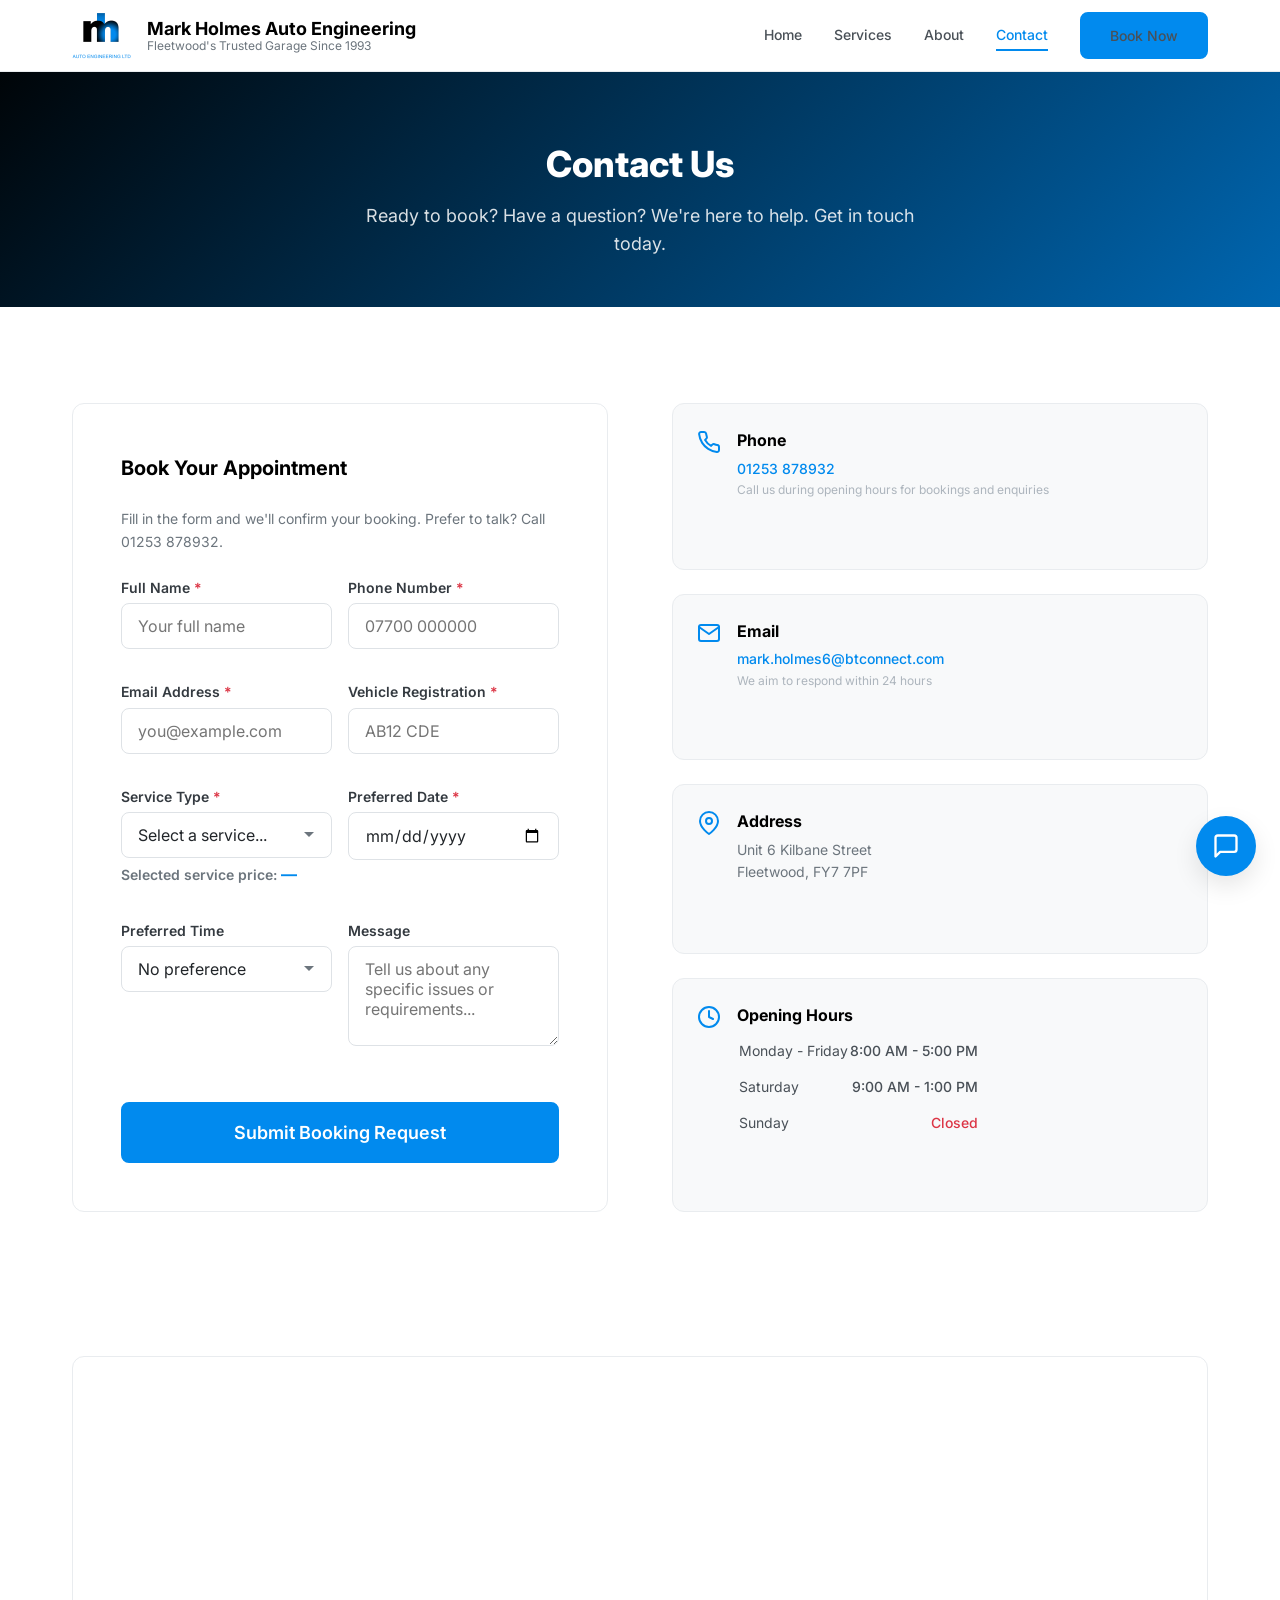
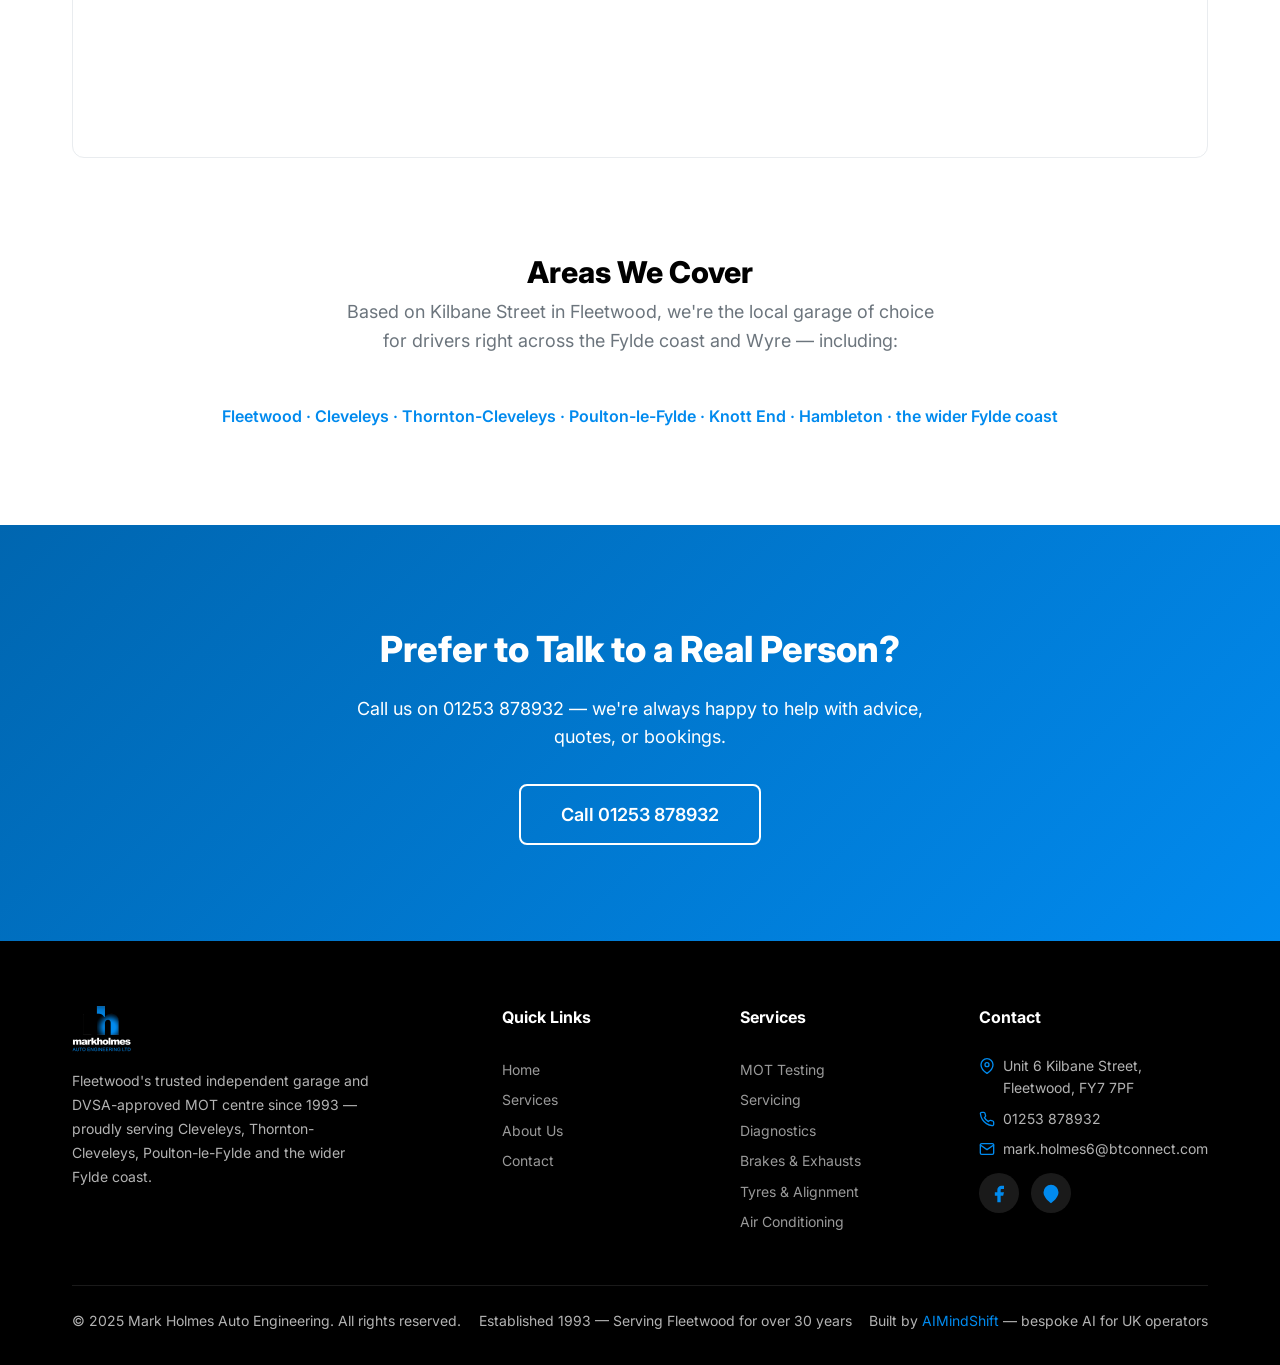
<file: contact.html>
<!DOCTYPE html>
<html lang="en">
<head>
  <meta charset="UTF-8">
  <meta name="viewport" content="width=device-width, initial-scale=1.0">
  <meta name="description" content="Contact Mark Holmes Auto Engineering, Fleetwood. Book online, call 01253 878932 or visit Unit 6 Kilbane Street. Serving Cleveleys, Poulton-le-Fylde & the Fylde coast.">
  <title>Contact Us | Mark Holmes Auto Engineering — Fleetwood</title>
  <link rel="preconnect" href="https://fonts.googleapis.com">
  <link rel="preconnect" href="https://fonts.gstatic.com" crossorigin>
  <link href="https://fonts.googleapis.com/css2?family=Inter:wght@400;500;600;700;800&display=swap" rel="stylesheet">
  <link rel="stylesheet" href="/css/style.css?v=4">
  <link rel="icon" type="image/png" href="data:image/svg+xml,%3Csvg xmlns='http://www.w3.org/2000/svg' viewBox='0 0 32 32'%3E%3Crect width='32' height='32' rx='4' fill='%23018aee'/%3E%3Ctext x='16' y='22' font-size='18' font-weight='bold' fill='white' text-anchor='middle' font-family='Inter,sans-serif'%3EMH%3C/text%3E%3C/svg%3E">

  <!-- ===== SEO: canonical, social & structured data ===== -->
  <link rel="canonical" href="https://markholmesautoengineering.uk/contact.html">
  <meta property="og:type" content="website">
  <meta property="og:site_name" content="Mark Holmes Auto Engineering">
  <meta property="og:locale" content="en_GB">
  <meta property="og:title" content="Contact Us | Mark Holmes Auto Engineering — Fleetwood">
  <meta property="og:description" content="Book online, call 01253 878932 or visit Unit 6 Kilbane Street, Fleetwood. Serving Cleveleys, Poulton-le-Fylde & the Fylde coast.">
  <meta property="og:url" content="https://markholmesautoengineering.uk/contact.html">
  <meta property="og:image" content="https://markholmesautoengineering.uk/images/hero.jpg">
  <meta name="twitter:card" content="summary_large_image">
  <meta name="twitter:title" content="Contact Us | Mark Holmes Auto Engineering — Fleetwood">
  <meta name="twitter:description" content="Book online, call 01253 878932 or visit Unit 6 Kilbane Street, Fleetwood. Serving the Fylde coast.">
  <meta name="twitter:image" content="https://markholmesautoengineering.uk/images/hero.jpg">

  <script type="application/ld+json">
  {
    "@context": "https://schema.org",
    "@type": ["AutoRepair", "LocalBusiness"],
    "@id": "https://markholmesautoengineering.uk/#business",
    "name": "Mark Holmes Auto Engineering",
    "url": "https://markholmesautoengineering.uk/",
    "logo": "https://markholmesautoengineering.uk/images/MARK%20HOLMES%20LOGO.png",
    "image": [
      "https://markholmesautoengineering.uk/images/hero.jpg",
      "https://markholmesautoengineering.uk/images/MARK%20HOLMES%20LOGO.png"
    ],
    "description": "DVSA-approved MOT test centre and independent garage in Fleetwood, serving the Fylde coast since 1993. MOTs, servicing, repairs, diagnostics, brakes, air conditioning, tyres, exhausts and 4-wheel alignment.",
    "telephone": "+441253878932",
    "email": "mark.holmes6@btconnect.com",
    "foundingDate": "1993",
    "priceRange": "££",
    "currenciesAccepted": "GBP",
    "paymentAccepted": "Cash, Debit Card, Credit Card",
    "address": {
      "@type": "PostalAddress",
      "streetAddress": "Unit 6 Kilbane Street",
      "addressLocality": "Fleetwood",
      "addressRegion": "Lancashire",
      "postalCode": "FY7 7PF",
      "addressCountry": "GB"
    },
    "geo": {
      "@type": "GeoCoordinates",
      "latitude": 53.906075,
      "longitude": -3.025302
    },
    "hasMap": "https://www.google.com/maps/search/?api=1&query=Mark+Holmes+Auto+Engineering+Fleetwood+FY7+7PF",
    "openingHoursSpecification": [
      {
        "@type": "OpeningHoursSpecification",
        "dayOfWeek": ["Monday", "Tuesday", "Wednesday", "Thursday", "Friday"],
        "opens": "08:00",
        "closes": "17:00"
      },
      {
        "@type": "OpeningHoursSpecification",
        "dayOfWeek": "Saturday",
        "opens": "09:00",
        "closes": "13:00"
      }
    ],
    "areaServed": [
      { "@type": "City", "name": "Fleetwood" },
      { "@type": "City", "name": "Cleveleys" },
      { "@type": "City", "name": "Thornton-Cleveleys" },
      { "@type": "City", "name": "Poulton-le-Fylde" },
      { "@type": "AdministrativeArea", "name": "Wyre" },
      { "@type": "Place", "name": "Fylde Coast" }
    ],
    "sameAs": [
      "https://www.facebook.com/markholmesfleetwood",
      "https://bookmygarage.com/garage-detail/markholmesautoengineeringltd/fy77pf/"
    ]
  }
  </script>
  <script type="application/ld+json">
  {
    "@context": "https://schema.org",
    "@type": "BreadcrumbList",
    "itemListElement": [
      { "@type": "ListItem", "position": 1, "name": "Home", "item": "https://markholmesautoengineering.uk/" },
      { "@type": "ListItem", "position": 2, "name": "Contact", "item": "https://markholmesautoengineering.uk/contact.html" }
    ]
  }
  </script>
</head>
<body>

  <!-- ===== HEADER ===== -->
  <header class="header">
    <div class="container">
      <a href="/" class="header-logo">
        <img src="/images/MARK%20HOLMES%20LOGO.png" alt="Mark Holmes Auto Engineering" width="236" height="192">
        <div class="header-logo-text">
          Mark Holmes Auto Engineering
          <span>Fleetwood's Trusted Garage Since 1993</span>
        </div>
      </a>
      <button class="menu-toggle" aria-label="Toggle menu">
        <span></span>
        <span></span>
        <span></span>
      </button>
      <nav class="nav">
        <a href="/">Home</a>
        <a href="/services.html">Services</a>
        <a href="/about.html">About</a>
        <a href="/contact.html" class="active">Contact</a>
        <a href="/contact.html" class="btn btn-primary nav-cta">Book Now</a>
      </nav>
    </div>
  </header>

  <!-- ===== PAGE HEADER ===== -->
  <section class="page-header">
    <div class="container">
      <h1>Contact Us</h1>
      <p>Ready to book? Have a question? We're here to help. Get in touch today.</p>
    </div>
  </section>

  <!-- ===== CONTACT SECTION ===== -->
  <section class="section contact-page">
    <div class="container">
      <div class="contact-grid">
        <!-- Booking Form -->
        <div class="booking-form fade-in">
          <h3>Book Your Appointment</h3>
          <p style="font-size: var(--font-size-sm); color: var(--gray-600); margin-bottom: var(--spacing-lg);">Fill in the form and we'll confirm your booking. Prefer to talk? Call 01253 878932.</p>
          <form id="contactBookingForm">
            <div class="form-row">
              <div class="form-group">
                <label for="name">Full Name <span class="required">*</span></label>
                <input type="text" id="name" name="name" required placeholder="Your full name">
              </div>
              <div class="form-group">
                <label for="phone">Phone Number <span class="required">*</span></label>
                <input type="tel" id="phone" name="phone" required placeholder="07700 000000">
              </div>
            </div>
            <div class="form-row">
              <div class="form-group">
                <label for="email">Email Address <span class="required">*</span></label>
                <input type="email" id="email" name="email" required placeholder="you@example.com">
              </div>
              <div class="form-group">
                <label for="vehicle_reg">Vehicle Registration <span class="required">*</span></label>
                <input type="text" id="vehicle_reg" name="vehicle_reg" required placeholder="AB12 CDE">
              </div>
            </div>
            <div class="form-row">
              <div class="form-group">
                <label for="service">Service Type <span class="required">*</span></label>
                <select id="service" name="service" required>
                  <option value="">Select a service...</option>
                  <option value="MOT Test">MOT Test - £48.00</option>
                  <option value="MOT with Interim Service">MOT with Interim Service - £48.00</option>
                  <option value="MOT with Full Service">MOT with Full Service - £48.00</option>
                  <option value="MOT with Major Service">MOT with Major Service - £48.00</option>
                  <option value="Pre MOT Check">Pre MOT Check - £10.00</option>
                  <option value="Interim Service">Interim Service - £181.37</option>
                  <option value="Full Service">Full Service - £215.33</option>
                  <option value="Major Service">Major Service - £314.21</option>
                  <option value="Oil & Filter Change">Oil & Filter Change - £160.15</option>
                  <option value="Air Conditioning Re-gas R134A">Air Conditioning Re-gas R134A - £80.00</option>
                  <option value="Brake Fluid Replacement">Brake Fluid Replacement - £80.00</option>
                  <option value="Coolant Change">Coolant Change - £55.00</option>
                  <option value="Diagnostic Check">Diagnostic Check - £45.00</option>
                  <option value="Front Wheel Alignment">Front Wheel Alignment - £50.00</option>
                  <option value="Summer Check">Summer Check - FREE</option>
                  <option value="Front Brakes (Discs & Pads)">Front Brakes (Discs & Pads) - £382.28</option>
                  <option value="Front Brakes (Pads)">Front Brakes (Pads) - £114.07</option>
                  <option value="Rear Brakes (Discs & Pads)">Rear Brakes (Discs & Pads) - £339.89</option>
                  <option value="Rear Brakes (Pads)">Rear Brakes (Pads) - £123.04</option>
                  <option value="General Repair">General Repair - Get an estimate</option>
                  <option value="Other">Other</option>
                </select>
                <div class="price-display" id="contactPriceDisplay">Selected service price: <span class="price-value" id="contactPriceValue">—</span></div>
              </div>
              <div class="form-group">
                <label for="date">Preferred Date <span class="required">*</span></label>
                <input type="date" id="date" name="date" required>
              </div>
            </div>
            <div class="form-row">
              <div class="form-group">
                <label for="time">Preferred Time</label>
                <select id="time" name="time">
                  <option value="">No preference</option>
                  <option value="08:00">8:00 AM</option>
                  <option value="09:00">9:00 AM</option>
                  <option value="10:00">10:00 AM</option>
                  <option value="11:00">11:00 AM</option>
                  <option value="12:00">12:00 PM</option>
                  <option value="13:00">1:00 PM</option>
                  <option value="14:00">2:00 PM</option>
                  <option value="15:00">3:00 PM</option>
                  <option value="16:00">4:00 PM</option>
                </select>
              </div>
              <div class="form-group">
                <label for="message">Message</label>
                <textarea id="message" name="message" placeholder="Tell us about any specific issues or requirements..."></textarea>
              </div>
            </div>
            <div class="form-error" id="formError"></div>
            <button type="submit" class="btn btn-primary btn-lg form-submit">Submit Booking Request</button>
          </form>
          <div class="form-success">
            <svg viewBox="0 0 24 24" fill="none" stroke="currentColor" stroke-width="2" stroke-linecap="round" stroke-linejoin="round"><path d="M22 11.08V12a10 10 0 1 1-5.93-9.14"/><polyline points="22 4 12 14.01 9 11.01"/></svg>
            <h4>Booking Request Sent!</h4>
            <p>Thank you! We've received your booking request and will contact you shortly to confirm your appointment. If you need immediate assistance, please call us on 01253 878932.</p>
          </div>
        </div>
        <!-- Contact Info -->
        <div class="contact-info-cards fade-in">
          <div class="contact-info-card">
            <svg viewBox="0 0 24 24" fill="none" stroke="currentColor" stroke-width="2" stroke-linecap="round" stroke-linejoin="round"><path d="M22 16.92v3a2 2 0 0 1-2.18 2 19.79 19.79 0 0 1-8.63-3.07 19.5 19.5 0 0 1-6-6 19.79 19.79 0 0 1-3.07-8.67A2 2 0 0 1 4.11 2h3a2 2 0 0 1 2 1.72 12.84 12.84 0 0 0 .7 2.81 2 2 0 0 1-.45 2.11L8.09 9.91a16 16 0 0 0 6 6l1.27-1.27a2 2 0 0 1 2.11-.45 12.84 12.84 0 0 0 2.81.7A2 2 0 0 1 22 16.92z"/></svg>
            <div>
              <h4>Phone</h4>
              <p><a href="tel:01253878932">01253 878932</a></p>
              <p style="font-size: var(--font-size-xs); color: var(--gray-500);">Call us during opening hours for bookings and enquiries</p>
            </div>
          </div>

          <div class="contact-info-card">
            <svg viewBox="0 0 24 24" fill="none" stroke="currentColor" stroke-width="2" stroke-linecap="round" stroke-linejoin="round"><path d="M4 4h16c1.1 0 2 .9 2 2v12c0 1.1-.9 2-2 2H4c-1.1 0-2-.9-2-2V6c0-1.1.9-2 2-2z"/><polyline points="22,6 12,13 2,6"/></svg>
            <div>
              <h4>Email</h4>
              <p><a href="mailto:mark.holmes6@btconnect.com">mark.holmes6@btconnect.com</a></p>
              <p style="font-size: var(--font-size-xs); color: var(--gray-500);">We aim to respond within 24 hours</p>
            </div>
          </div>

          <div class="contact-info-card">
            <svg viewBox="0 0 24 24" fill="none" stroke="currentColor" stroke-width="2" stroke-linecap="round" stroke-linejoin="round"><path d="M21 10c0 7-9 13-9 13s-9-6-9-13a9 9 0 0 1 18 0z"/><circle cx="12" cy="10" r="3"/></svg>
            <div>
              <h4>Address</h4>
              <p>Unit 6 Kilbane Street<br>Fleetwood, FY7 7PF</p>
            </div>
          </div>

          <div class="contact-info-card">
            <svg viewBox="0 0 24 24" fill="none" stroke="currentColor" stroke-width="2" stroke-linecap="round" stroke-linejoin="round"><circle cx="12" cy="12" r="10"/><polyline points="12 6 12 12 16 14"/></svg>
            <div>
              <h4>Opening Hours</h4>
              <table class="hours-table">
                <tr><td>Monday - Friday</td><td>8:00 AM - 5:00 PM</td></tr>
                <tr><td>Saturday</td><td>9:00 AM - 1:00 PM</td></tr>
                <tr><td>Sunday</td><td class="closed">Closed</td></tr>
              </table>
            </div>
          </div>
        </div>

      </div>
    </div>
  </section>

  <!-- ===== MAP ===== -->
  <section class="section" style="padding-top: 0;">
    <div class="container">
      <div class="map-container fade-in">
        <iframe
          src="https://www.google.com/maps/embed?pb=!1m18!1m12!1m3!1d2351.123456789!2d-3.0145!3d53.925!2m3!1f0!2f0!3f0!3m2!1i1024!2i768!4f13.1!3m3!1m2!1s0x0%3A0x0!2zNTPCsDU1JzMwLjAiTiAzwrAwMCc1Mi4yIlc!5e0!3m2!1sen!2suk!4v1"
          width="100%"
          height="400"
          style="border:0;"
          allowfullscreen=""
          loading="lazy"
          referrerpolicy="no-referrer-when-downgrade"
          title="Mark Holmes Auto Engineering location on Google Maps">
        </iframe>
      </div>
    </div>
  </section>

  <!-- ===== AREAS WE COVER ===== -->
  <section class="section" style="padding-top: 0;">
    <div class="container text-center">
      <h2 class="section-title fade-in">Areas We Cover</h2>
      <p class="section-subtitle fade-in">Based on Kilbane Street in Fleetwood, we're the local garage of choice for drivers right across the Fylde coast and Wyre — including:</p>
      <p class="fade-in" style="font-weight: 600; color: var(--primary);">Fleetwood &middot; Cleveleys &middot; Thornton-Cleveleys &middot; Poulton-le-Fylde &middot; Knott End &middot; Hambleton &middot; the wider Fylde coast</p>
    </div>
  </section>

  <!-- ===== CTA SECTION ===== -->
  <section class="cta-section">
    <div class="container text-center">
      <h2 class="fade-in">Prefer to Talk to a Real Person?</h2>
      <p class="fade-in">Call us on 01253 878932 — we're always happy to help with advice, quotes, or bookings.</p>
      <div class="hero-actions" style="justify-content: center;">
        <a href="tel:01253878932" class="btn btn-outline btn-lg">Call 01253 878932</a>
      </div>
    </div>
  </section>

  <!-- ===== FOOTER ===== -->
  <footer class="footer">
    <div class="container">
      <div class="footer-grid">
        <div class="footer-brand">
          <img src="/images/MARK%20HOLMES%20LOGO.png" alt="Mark Holmes Auto Engineering">
          <p>Fleetwood's trusted independent garage and DVSA-approved MOT centre since 1993 — proudly serving Cleveleys, Thornton-Cleveleys, Poulton-le-Fylde and the wider Fylde coast.</p>
        </div>
        <div class="footer-links">
          <h4>Quick Links</h4>
          <a href="/">Home</a>
          <a href="/services.html">Services</a>
          <a href="/about.html">About Us</a>
          <a href="/contact.html">Contact</a>
        </div>
        <div class="footer-links">
          <h4>Services</h4>
          <a href="/services.html">MOT Testing</a>
          <a href="/services.html">Servicing</a>
          <a href="/services.html">Diagnostics</a>
          <a href="/services.html">Brakes & Exhausts</a>
          <a href="/services.html">Tyres & Alignment</a>
          <a href="/services.html">Air Conditioning</a>
        </div>
        <div class="footer-contact">
          <h4>Contact</h4>
          <p>
            <svg viewBox="0 0 24 24" fill="none" stroke="currentColor" stroke-width="2" stroke-linecap="round" stroke-linejoin="round"><path d="M21 10c0 7-9 13-9 13s-9-6-9-13a9 9 0 0 1 18 0z"/><circle cx="12" cy="10" r="3"/></svg>
            Unit 6 Kilbane Street, Fleetwood, FY7 7PF
          </p>
          <p>
            <svg viewBox="0 0 24 24" fill="none" stroke="currentColor" stroke-width="2" stroke-linecap="round" stroke-linejoin="round"><path d="M22 16.92v3a2 2 0 0 1-2.18 2 19.79 19.79 0 0 1-8.63-3.07 19.5 19.5 0 0 1-6-6 19.79 19.79 0 0 1-3.07-8.67A2 2 0 0 1 4.11 2h3a2 2 0 0 1 2 1.72 12.84 12.84 0 0 0 .7 2.81 2 2 0 0 1-.45 2.11L8.09 9.91a16 16 0 0 0 6 6l1.27-1.27a2 2 0 0 1 2.11-.45 12.84 12.84 0 0 0 2.81.7A2 2 0 0 1 22 16.92z"/></svg>
            01253 878932
          </p>
          <p>
            <svg viewBox="0 0 24 24" fill="none" stroke="currentColor" stroke-width="2" stroke-linecap="round" stroke-linejoin="round"><path d="M4 4h16c1.1 0 2 .9 2 2v12c0 1.1-.9 2-2 2H4c-1.1 0-2-.9-2-2V6c0-1.1.9-2 2-2z"/><polyline points="22,6 12,13 2,6"/></svg>
            mark.holmes6@btconnect.com
          </p>
          <div class="footer-social">
            <a href="https://www.facebook.com/markholmesfleetwood" target="_blank" rel="noopener" aria-label="Facebook">
              <svg viewBox="0 0 24 24" fill="currentColor"><path d="M18 2h-3a5 5 0 0 0-5 5v3H7v4h3v8h4v-8h3l1-4h-4V7a1 1 0 0 1 1-1h3z"/></svg>
            </a>
            <a href="https://www.google.com/maps/search/?api=1&query=Unit+6+Kilbane+St+Fleetwood+FY7+7PF" target="_blank" rel="noopener" aria-label="Google Maps">
              <svg viewBox="0 0 24 24" fill="currentColor"><path d="M21 10c0 7-9 13-9 13s-9-6-9-13a9 9 0 0 1 18 0z"/><circle cx="12" cy="10" r="3"/></svg>
            </a>
          </div>
        </div>
      </div>
      <div class="footer-bottom">
        <p>&copy; 2025 Mark Holmes Auto Engineering. All rights reserved.</p>
        <p>Established 1993 — Serving Fleetwood for over 30 years</p>
        <p>Built by <a href="https://aimindshift.consulting" target="_blank" rel="noopener">AIMindShift</a> — bespoke AI for UK operators</p>
      </div>
    </div>
  </footer>

  <script src="/js/main.js?v=4"></script>
  <script src="/js/chat.js?v=3"></script>
</body>
</html>
</file>
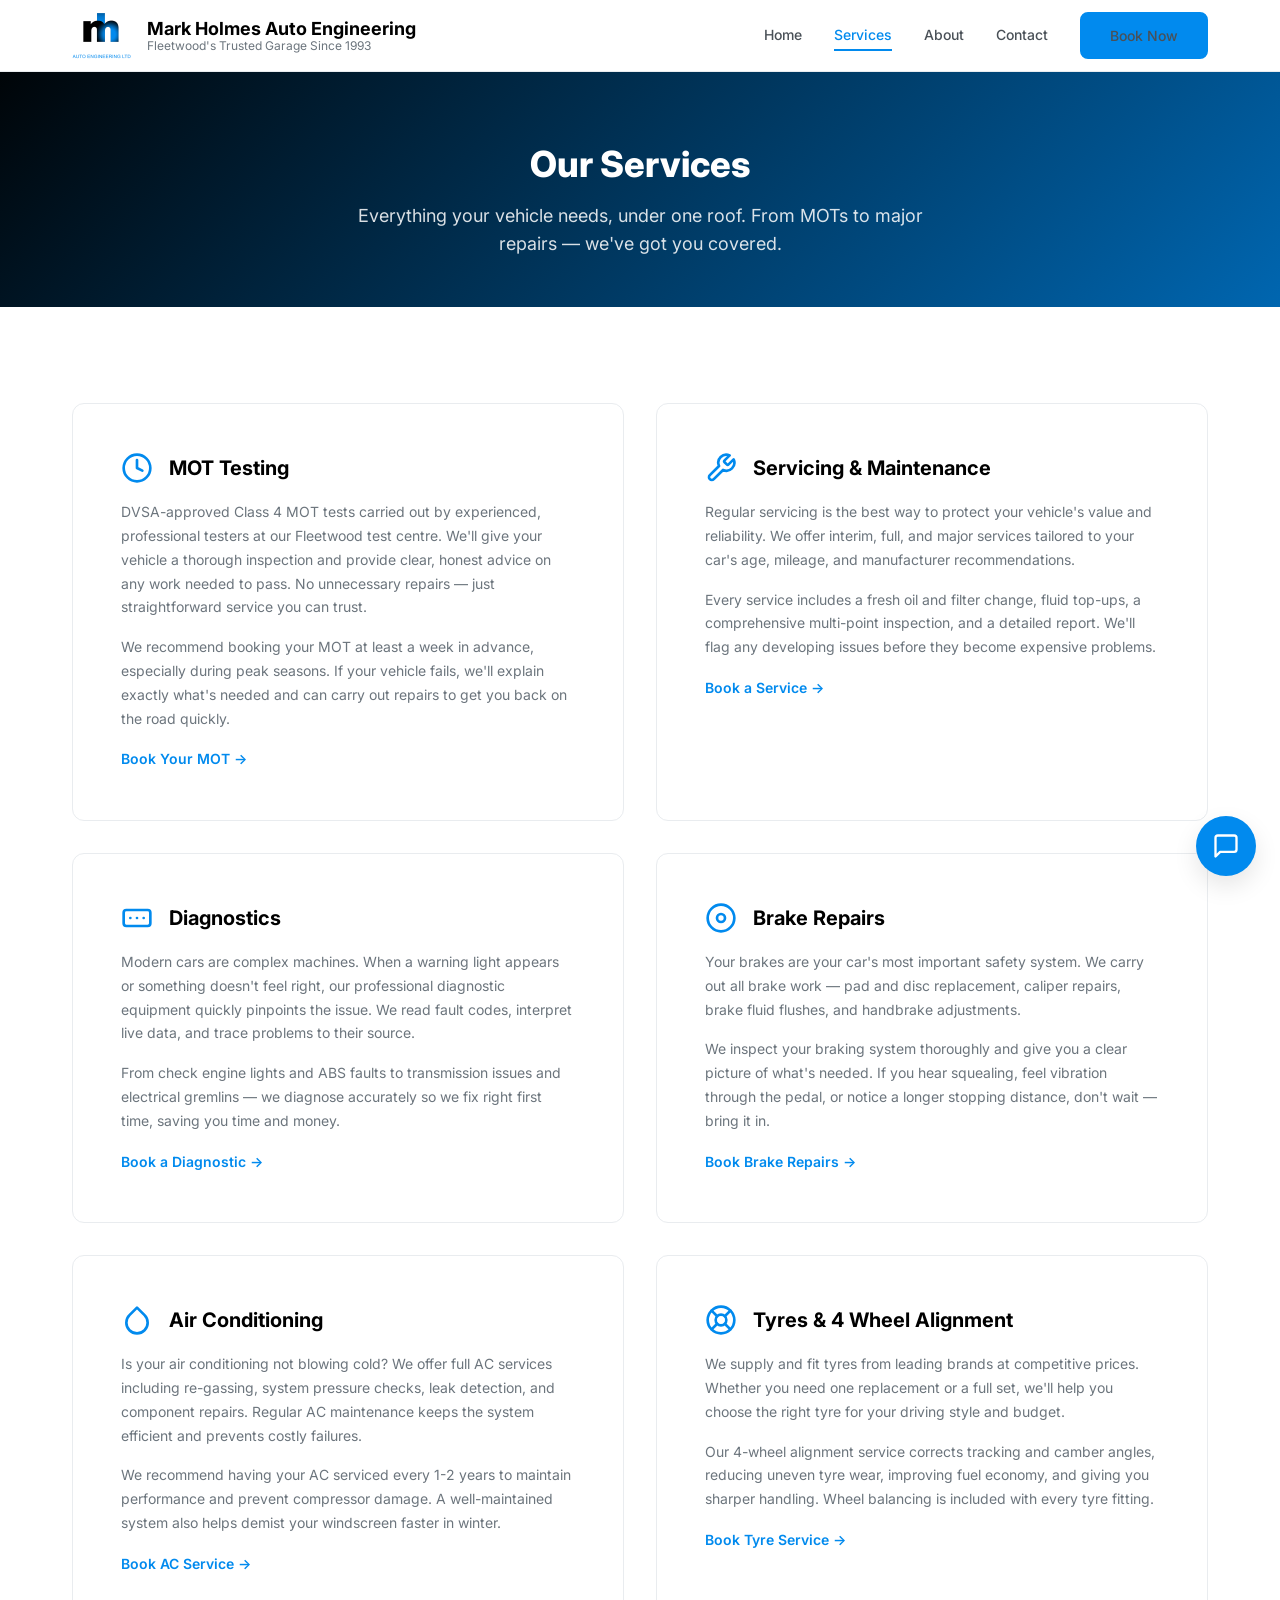
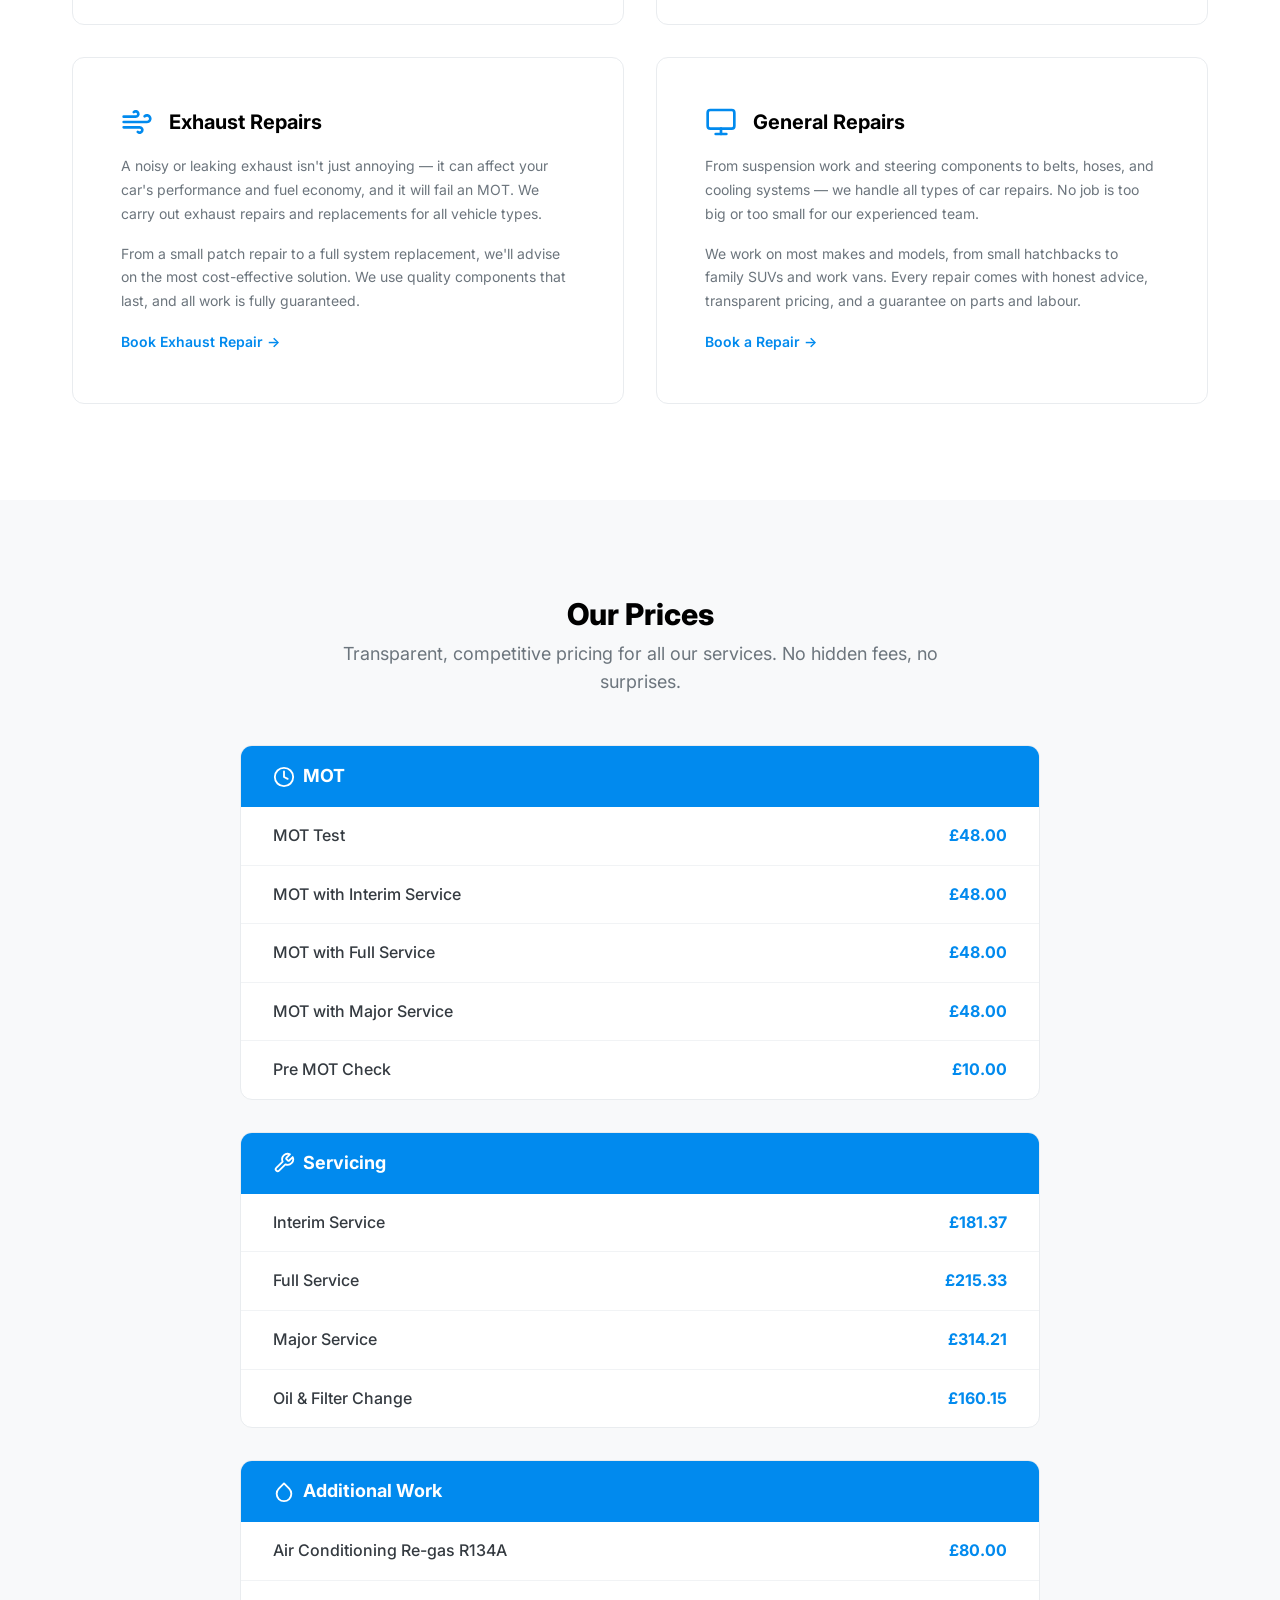
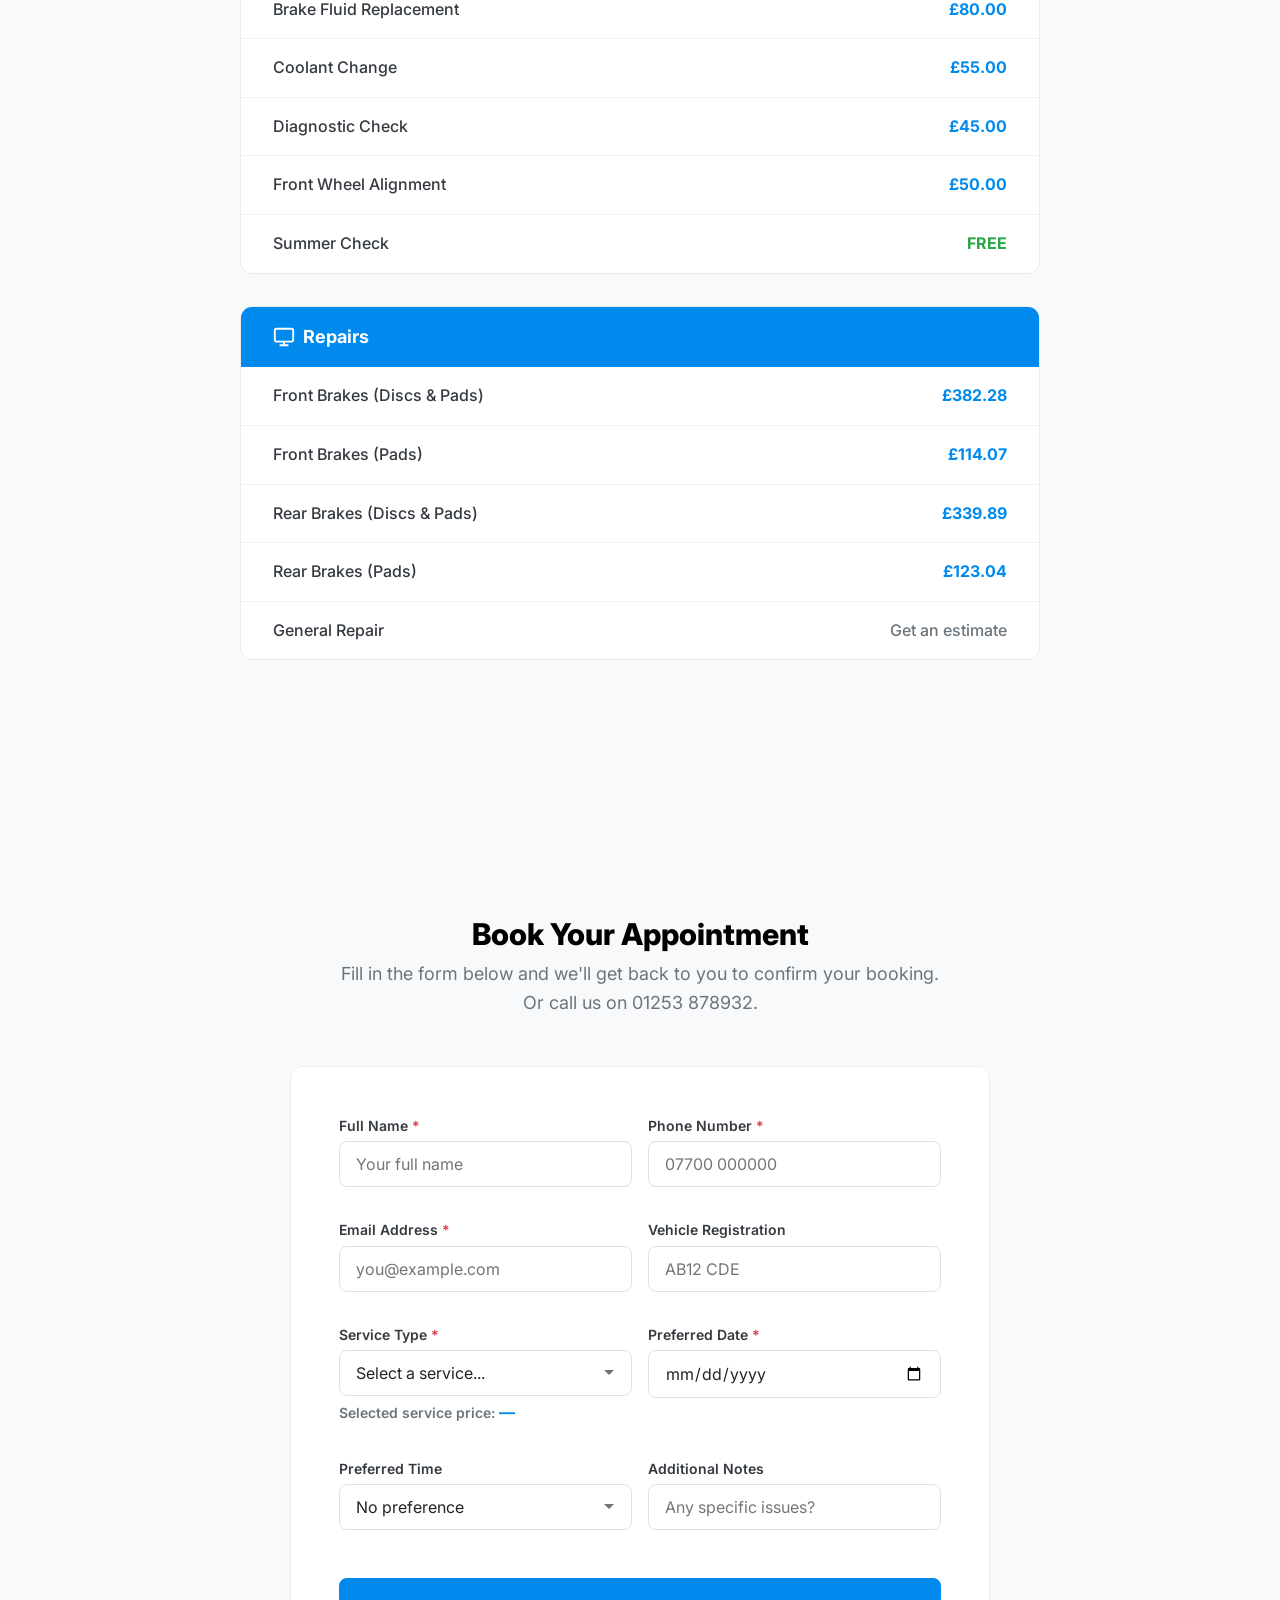
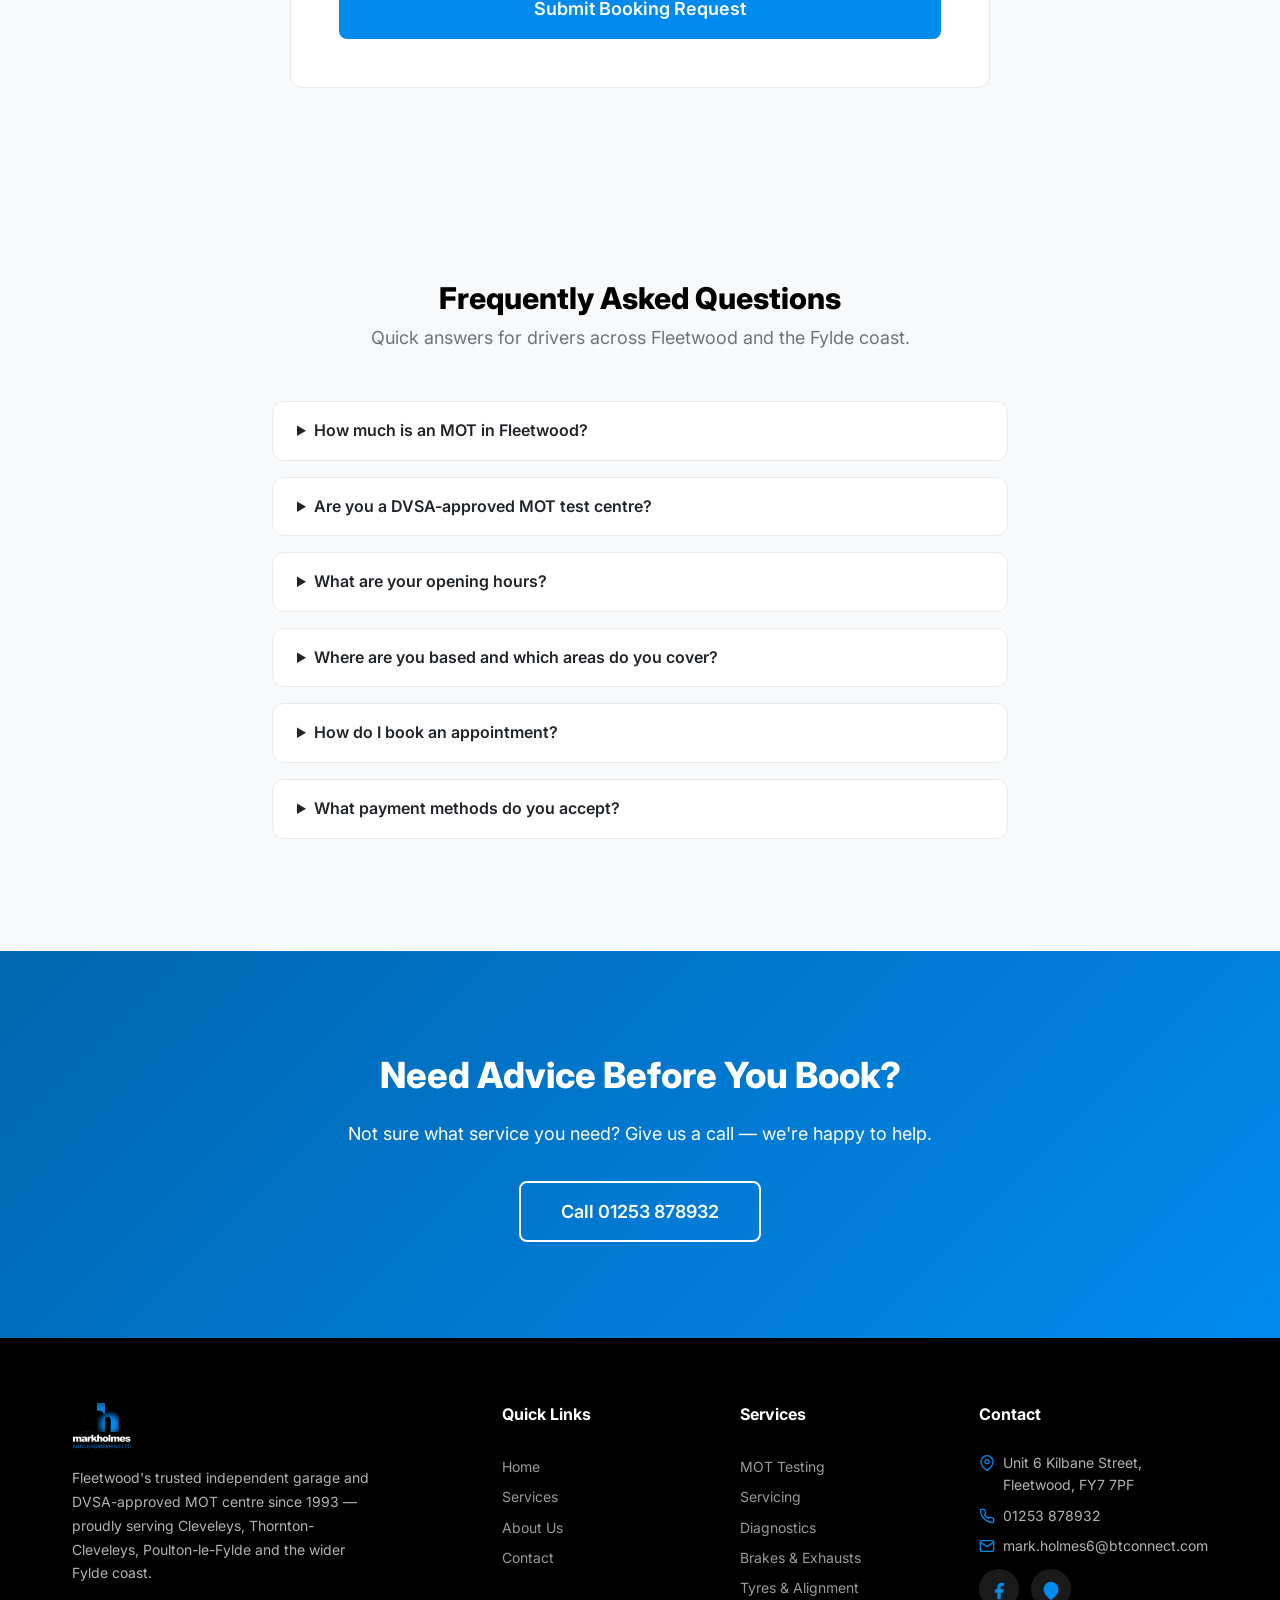
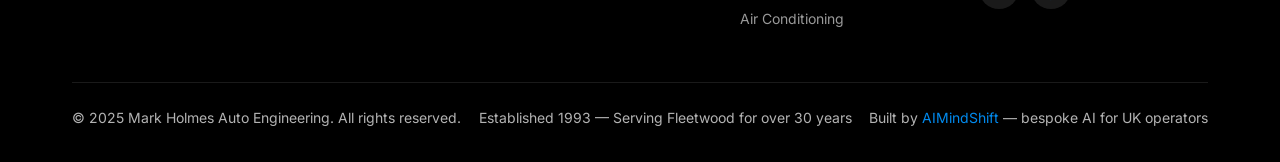
<file: services.html>
<!DOCTYPE html>
<html lang="en">
<head>
  <meta charset="UTF-8">
  <meta name="viewport" content="width=device-width, initial-scale=1.0">
  <meta name="description" content="Garage services in Fleetwood & across the Fylde coast: DVSA-approved MOT testing, servicing, diagnostics, brakes, air conditioning, tyres, exhausts & 4-wheel alignment.">
  <title>Car Servicing, MOTs & Repairs in Fleetwood | Mark Holmes Auto Engineering</title>
  <link rel="preconnect" href="https://fonts.googleapis.com">
  <link rel="preconnect" href="https://fonts.gstatic.com" crossorigin>
  <link href="https://fonts.googleapis.com/css2?family=Inter:wght@400;500;600;700;800&display=swap" rel="stylesheet">
  <link rel="stylesheet" href="/css/style.css?v=4">
  <link rel="icon" type="image/png" href="data:image/svg+xml,%3Csvg xmlns='http://www.w3.org/2000/svg' viewBox='0 0 32 32'%3E%3Crect width='32' height='32' rx='4' fill='%23018aee'/%3E%3Ctext x='16' y='22' font-size='18' font-weight='bold' fill='white' text-anchor='middle' font-family='Inter,sans-serif'%3EMH%3C/text%3E%3C/svg%3E">

  <!-- ===== SEO: canonical, social & structured data ===== -->
  <link rel="canonical" href="https://markholmesautoengineering.uk/services.html">
  <meta property="og:type" content="website">
  <meta property="og:site_name" content="Mark Holmes Auto Engineering">
  <meta property="og:locale" content="en_GB">
  <meta property="og:title" content="Car Servicing, MOTs & Repairs in Fleetwood | Mark Holmes Auto Engineering">
  <meta property="og:description" content="DVSA-approved MOT testing, servicing, diagnostics, brakes, air con, tyres & 4-wheel alignment in Fleetwood & across the Fylde coast.">
  <meta property="og:url" content="https://markholmesautoengineering.uk/services.html">
  <meta property="og:image" content="https://markholmesautoengineering.uk/images/hero.jpg">
  <meta name="twitter:card" content="summary_large_image">
  <meta name="twitter:title" content="Car Servicing, MOTs & Repairs in Fleetwood | Mark Holmes Auto Engineering">
  <meta name="twitter:description" content="DVSA-approved MOT testing, servicing, diagnostics, brakes, air con, tyres & 4-wheel alignment in Fleetwood & across the Fylde coast.">
  <meta name="twitter:image" content="https://markholmesautoengineering.uk/images/hero.jpg">

  <script type="application/ld+json">
  {
    "@context": "https://schema.org",
    "@type": ["AutoRepair", "LocalBusiness"],
    "@id": "https://markholmesautoengineering.uk/#business",
    "name": "Mark Holmes Auto Engineering",
    "url": "https://markholmesautoengineering.uk/",
    "logo": "https://markholmesautoengineering.uk/images/MARK%20HOLMES%20LOGO.png",
    "image": [
      "https://markholmesautoengineering.uk/images/hero.jpg",
      "https://markholmesautoengineering.uk/images/MARK%20HOLMES%20LOGO.png"
    ],
    "description": "DVSA-approved MOT test centre and independent garage in Fleetwood, serving the Fylde coast since 1993. MOTs, servicing, repairs, diagnostics, brakes, air conditioning, tyres, exhausts and 4-wheel alignment.",
    "telephone": "+441253878932",
    "email": "mark.holmes6@btconnect.com",
    "foundingDate": "1993",
    "priceRange": "££",
    "currenciesAccepted": "GBP",
    "paymentAccepted": "Cash, Debit Card, Credit Card",
    "address": {
      "@type": "PostalAddress",
      "streetAddress": "Unit 6 Kilbane Street",
      "addressLocality": "Fleetwood",
      "addressRegion": "Lancashire",
      "postalCode": "FY7 7PF",
      "addressCountry": "GB"
    },
    "geo": {
      "@type": "GeoCoordinates",
      "latitude": 53.906075,
      "longitude": -3.025302
    },
    "hasMap": "https://www.google.com/maps/search/?api=1&query=Mark+Holmes+Auto+Engineering+Fleetwood+FY7+7PF",
    "openingHoursSpecification": [
      {
        "@type": "OpeningHoursSpecification",
        "dayOfWeek": ["Monday", "Tuesday", "Wednesday", "Thursday", "Friday"],
        "opens": "08:00",
        "closes": "17:00"
      },
      {
        "@type": "OpeningHoursSpecification",
        "dayOfWeek": "Saturday",
        "opens": "09:00",
        "closes": "13:00"
      }
    ],
    "areaServed": [
      { "@type": "City", "name": "Fleetwood" },
      { "@type": "City", "name": "Cleveleys" },
      { "@type": "City", "name": "Thornton-Cleveleys" },
      { "@type": "City", "name": "Poulton-le-Fylde" },
      { "@type": "AdministrativeArea", "name": "Wyre" },
      { "@type": "Place", "name": "Fylde Coast" }
    ],
    "sameAs": [
      "https://www.facebook.com/markholmesfleetwood",
      "https://bookmygarage.com/garage-detail/markholmesautoengineeringltd/fy77pf/"
    ],
    "hasOfferCatalog": {
      "@type": "OfferCatalog",
      "name": "Garage Services",
      "itemListElement": [
        { "@type": "Offer", "itemOffered": { "@type": "Service", "name": "MOT Test" }, "price": "48.00", "priceCurrency": "GBP" },
        { "@type": "Offer", "itemOffered": { "@type": "Service", "name": "Interim Service" }, "price": "181.37", "priceCurrency": "GBP" },
        { "@type": "Offer", "itemOffered": { "@type": "Service", "name": "Full Service" }, "price": "215.33", "priceCurrency": "GBP" },
        { "@type": "Offer", "itemOffered": { "@type": "Service", "name": "Major Service" }, "price": "314.21", "priceCurrency": "GBP" },
        { "@type": "Offer", "itemOffered": { "@type": "Service", "name": "Vehicle Diagnostics" }, "price": "45.00", "priceCurrency": "GBP" },
        { "@type": "Offer", "itemOffered": { "@type": "Service", "name": "Air Conditioning Re-gas" }, "price": "80.00", "priceCurrency": "GBP" },
        { "@type": "Offer", "itemOffered": { "@type": "Service", "name": "Front Wheel Alignment" }, "price": "50.00", "priceCurrency": "GBP" }
      ]
    }
  }
  </script>
  <script type="application/ld+json">
  {
    "@context": "https://schema.org",
    "@type": "BreadcrumbList",
    "itemListElement": [
      { "@type": "ListItem", "position": 1, "name": "Home", "item": "https://markholmesautoengineering.uk/" },
      { "@type": "ListItem", "position": 2, "name": "Services", "item": "https://markholmesautoengineering.uk/services.html" }
    ]
  }
  </script>
</head>
<body>

  <!-- ===== HEADER ===== -->
  <header class="header">
    <div class="container">
      <a href="/" class="header-logo">
        <img src="/images/MARK%20HOLMES%20LOGO.png" alt="Mark Holmes Auto Engineering" width="236" height="192">
        <div class="header-logo-text">
          Mark Holmes Auto Engineering
          <span>Fleetwood's Trusted Garage Since 1993</span>
        </div>
      </a>
      <button class="menu-toggle" aria-label="Toggle menu">
        <span></span>
        <span></span>
        <span></span>
      </button>
      <nav class="nav">
        <a href="/">Home</a>
        <a href="/services.html" class="active">Services</a>
        <a href="/about.html">About</a>
        <a href="/contact.html">Contact</a>
        <a href="/contact.html" class="btn btn-primary nav-cta">Book Now</a>
      </nav>
    </div>
  </header>

  <!-- ===== PAGE HEADER ===== -->
  <section class="page-header">
    <div class="container">
      <h1>Our Services</h1>
      <p>Everything your vehicle needs, under one roof. From MOTs to major repairs — we've got you covered.</p>
    </div>
  </section>

  <!-- ===== SERVICES FULL LIST ===== -->
  <section class="section services-page">
    <div class="container">
      <div class="services-full-grid">

        <!-- MOT Testing -->
        <div class="service-detail-card fade-in">
          <div class="service-header">
            <svg viewBox="0 0 24 24" fill="none" stroke="currentColor" stroke-width="2" stroke-linecap="round" stroke-linejoin="round"><circle cx="12" cy="12" r="10"/><polyline points="12 6 12 12 16 14"/></svg>
            <h3>MOT Testing</h3>
          </div>
          <p>DVSA-approved Class 4 MOT tests carried out by experienced, professional testers at our Fleetwood test centre. We'll give your vehicle a thorough inspection and provide clear, honest advice on any work needed to pass. No unnecessary repairs — just straightforward service you can trust.</p>
          <p>We recommend booking your MOT at least a week in advance, especially during peak seasons. If your vehicle fails, we'll explain exactly what's needed and can carry out repairs to get you back on the road quickly.</p>
          <a href="/contact.html" class="service-cta">Book Your MOT →</a>
        </div>

        <!-- Servicing & Maintenance -->
        <div class="service-detail-card fade-in">
          <div class="service-header">
            <svg viewBox="0 0 24 24" fill="none" stroke="currentColor" stroke-width="2" stroke-linecap="round" stroke-linejoin="round"><path d="M14.7 6.3a1 1 0 0 0 0 1.4l1.6 1.6a1 1 0 0 0 1.4 0l3.77-3.77a6 6 0 0 1-7.94 7.94l-6.91 6.91a2.12 2.12 0 0 1-3-3l6.91-6.91a6 6 0 0 1 7.94-7.94l-3.76 3.76z"/></svg>
            <h3>Servicing & Maintenance</h3>
          </div>
          <p>Regular servicing is the best way to protect your vehicle's value and reliability. We offer interim, full, and major services tailored to your car's age, mileage, and manufacturer recommendations.</p>
          <p>Every service includes a fresh oil and filter change, fluid top-ups, a comprehensive multi-point inspection, and a detailed report. We'll flag any developing issues before they become expensive problems.</p>
          <a href="/contact.html" class="service-cta">Book a Service →</a>
        </div>

        <!-- Diagnostics -->
        <div class="service-detail-card fade-in">
          <div class="service-header">
            <svg viewBox="0 0 24 24" fill="none" stroke="currentColor" stroke-width="2" stroke-linecap="round" stroke-linejoin="round"><rect x="2" y="6" width="20" height="12" rx="2"/><path d="M12 12h.01"/><path d="M17 12h.01"/><path d="M7 12h.01"/></svg>
            <h3>Diagnostics</h3>
          </div>
          <p>Modern cars are complex machines. When a warning light appears or something doesn't feel right, our professional diagnostic equipment quickly pinpoints the issue. We read fault codes, interpret live data, and trace problems to their source.</p>
          <p>From check engine lights and ABS faults to transmission issues and electrical gremlins — we diagnose accurately so we fix right first time, saving you time and money.</p>
          <a href="/contact.html" class="service-cta">Book a Diagnostic →</a>
        </div>

        <!-- Brakes -->
        <div class="service-detail-card fade-in">
          <div class="service-header">
            <svg viewBox="0 0 24 24" fill="none" stroke="currentColor" stroke-width="2" stroke-linecap="round" stroke-linejoin="round"><circle cx="12" cy="12" r="10"/><circle cx="12" cy="12" r="3"/></svg>
            <h3>Brake Repairs</h3>
          </div>
          <p>Your brakes are your car's most important safety system. We carry out all brake work — pad and disc replacement, caliper repairs, brake fluid flushes, and handbrake adjustments.</p>
          <p>We inspect your braking system thoroughly and give you a clear picture of what's needed. If you hear squealing, feel vibration through the pedal, or notice a longer stopping distance, don't wait — bring it in.</p>
          <a href="/contact.html" class="service-cta">Book Brake Repairs →</a>
        </div>

        <!-- Air Conditioning -->
        <div class="service-detail-card fade-in">
          <div class="service-header">
            <svg viewBox="0 0 24 24" fill="none" stroke="currentColor" stroke-width="2" stroke-linecap="round" stroke-linejoin="round"><path d="M12 2.69l5.66 5.66a8 8 0 1 1-11.31 0z"/></svg>
            <h3>Air Conditioning</h3>
          </div>
          <p>Is your air conditioning not blowing cold? We offer full AC services including re-gassing, system pressure checks, leak detection, and component repairs. Regular AC maintenance keeps the system efficient and prevents costly failures.</p>
          <p>We recommend having your AC serviced every 1-2 years to maintain performance and prevent compressor damage. A well-maintained system also helps demist your windscreen faster in winter.</p>
          <a href="/contact.html" class="service-cta">Book AC Service →</a>
        </div>

        <!-- Tyres & Wheel Alignment -->
        <div class="service-detail-card fade-in">
          <div class="service-header">
            <svg viewBox="0 0 24 24" fill="none" stroke="currentColor" stroke-width="2" stroke-linecap="round" stroke-linejoin="round"><circle cx="12" cy="12" r="10"/><circle cx="12" cy="12" r="4"/><line x1="4.93" y1="4.93" x2="9.17" y2="9.17"/><line x1="14.83" y1="14.83" x2="19.07" y2="19.07"/><line x1="14.83" y1="9.17" x2="19.07" y2="4.93"/><line x1="4.93" y1="19.07" x2="9.17" y2="14.83"/></svg>
            <h3>Tyres & 4 Wheel Alignment</h3>
          </div>
          <p>We supply and fit tyres from leading brands at competitive prices. Whether you need one replacement or a full set, we'll help you choose the right tyre for your driving style and budget.</p>
          <p>Our 4-wheel alignment service corrects tracking and camber angles, reducing uneven tyre wear, improving fuel economy, and giving you sharper handling. Wheel balancing is included with every tyre fitting.</p>
          <a href="/contact.html" class="service-cta">Book Tyre Service →</a>
        </div>

        <!-- Exhausts -->
        <div class="service-detail-card fade-in">
          <div class="service-header">
            <svg viewBox="0 0 24 24" fill="none" stroke="currentColor" stroke-width="2" stroke-linecap="round" stroke-linejoin="round"><path d="M9.59 4.59A2 2 0 1 1 11 8H2m10.59 11.41A2 2 0 1 0 14 16H2m15.73-8.27A2.5 2.5 0 1 1 19.5 12H2"/></svg>
            <h3>Exhaust Repairs</h3>
          </div>
          <p>A noisy or leaking exhaust isn't just annoying — it can affect your car's performance and fuel economy, and it will fail an MOT. We carry out exhaust repairs and replacements for all vehicle types.</p>
          <p>From a small patch repair to a full system replacement, we'll advise on the most cost-effective solution. We use quality components that last, and all work is fully guaranteed.</p>
          <a href="/contact.html" class="service-cta">Book Exhaust Repair →</a>
        </div>

        <!-- General Repairs -->
        <div class="service-detail-card fade-in">
          <div class="service-header">
            <svg viewBox="0 0 24 24" fill="none" stroke="currentColor" stroke-width="2" stroke-linecap="round" stroke-linejoin="round"><rect x="2" y="3" width="20" height="14" rx="2" ry="2"/><line x1="8" y1="21" x2="16" y2="21"/><line x1="12" y1="17" x2="12" y2="21"/></svg>
            <h3>General Repairs</h3>
          </div>
          <p>From suspension work and steering components to belts, hoses, and cooling systems — we handle all types of car repairs. No job is too big or too small for our experienced team.</p>
          <p>We work on most makes and models, from small hatchbacks to family SUVs and work vans. Every repair comes with honest advice, transparent pricing, and a guarantee on parts and labour.</p>
          <a href="/contact.html" class="service-cta">Book a Repair →</a>
        </div>

      </div>
    </div>
  </section>

  <!-- ===== PRICING TABLE ===== -->
  <section class="section pricing-section">
    <div class="container text-center">
      <h2 class="section-title fade-in">Our Prices</h2>
      <p class="section-subtitle fade-in">Transparent, competitive pricing for all our services. No hidden fees, no surprises.</p>
    </div>
    <div class="container">
      <div class="pricing-table fade-in">

        <!-- MOT -->
        <div class="pricing-category">
          <div class="pricing-category-header">
            <svg viewBox="0 0 24 24" fill="none" stroke="currentColor" stroke-width="2" stroke-linecap="round" stroke-linejoin="round"><circle cx="12" cy="12" r="10"/><polyline points="12 6 12 12 16 14"/></svg>
            MOT
          </div>
          <div class="pricing-row"><span class="pricing-service-name">MOT Test</span><span class="pricing-service-price">£48.00</span></div>
          <div class="pricing-row"><span class="pricing-service-name">MOT with Interim Service</span><span class="pricing-service-price">£48.00</span></div>
          <div class="pricing-row"><span class="pricing-service-name">MOT with Full Service</span><span class="pricing-service-price">£48.00</span></div>
          <div class="pricing-row"><span class="pricing-service-name">MOT with Major Service</span><span class="pricing-service-price">£48.00</span></div>
          <div class="pricing-row"><span class="pricing-service-name">Pre MOT Check</span><span class="pricing-service-price">£10.00</span></div>
        </div>

        <!-- Servicing -->
        <div class="pricing-category">
          <div class="pricing-category-header">
            <svg viewBox="0 0 24 24" fill="none" stroke="currentColor" stroke-width="2" stroke-linecap="round" stroke-linejoin="round"><path d="M14.7 6.3a1 1 0 0 0 0 1.4l1.6 1.6a1 1 0 0 0 1.4 0l3.77-3.77a6 6 0 0 1-7.94 7.94l-6.91 6.91a2.12 2.12 0 0 1-3-3l6.91-6.91a6 6 0 0 1 7.94-7.94l-3.76 3.76z"/></svg>
            Servicing
          </div>
          <div class="pricing-row"><span class="pricing-service-name">Interim Service</span><span class="pricing-service-price">£181.37</span></div>
          <div class="pricing-row"><span class="pricing-service-name">Full Service</span><span class="pricing-service-price">£215.33</span></div>
          <div class="pricing-row"><span class="pricing-service-name">Major Service</span><span class="pricing-service-price">£314.21</span></div>
          <div class="pricing-row"><span class="pricing-service-name">Oil & Filter Change</span><span class="pricing-service-price">£160.15</span></div>
        </div>

        <!-- Additional Work -->
        <div class="pricing-category">
          <div class="pricing-category-header">
            <svg viewBox="0 0 24 24" fill="none" stroke="currentColor" stroke-width="2" stroke-linecap="round" stroke-linejoin="round"><path d="M12 2.69l5.66 5.66a8 8 0 1 1-11.31 0z"/></svg>
            Additional Work
          </div>
          <div class="pricing-row"><span class="pricing-service-name">Air Conditioning Re-gas R134A</span><span class="pricing-service-price">£80.00</span></div>
          <div class="pricing-row"><span class="pricing-service-name">Brake Fluid Replacement</span><span class="pricing-service-price">£80.00</span></div>
          <div class="pricing-row"><span class="pricing-service-name">Coolant Change</span><span class="pricing-service-price">£55.00</span></div>
          <div class="pricing-row"><span class="pricing-service-name">Diagnostic Check</span><span class="pricing-service-price">£45.00</span></div>
          <div class="pricing-row"><span class="pricing-service-name">Front Wheel Alignment</span><span class="pricing-service-price">£50.00</span></div>
          <div class="pricing-row"><span class="pricing-service-name">Summer Check</span><span class="pricing-service-price free">FREE</span></div>
        </div>

        <!-- Repairs -->
        <div class="pricing-category">
          <div class="pricing-category-header">
            <svg viewBox="0 0 24 24" fill="none" stroke="currentColor" stroke-width="2" stroke-linecap="round" stroke-linejoin="round"><rect x="2" y="3" width="20" height="14" rx="2" ry="2"/><line x1="8" y1="21" x2="16" y2="21"/><line x1="12" y1="17" x2="12" y2="21"/></svg>
            Repairs
          </div>
          <div class="pricing-row"><span class="pricing-service-name">Front Brakes (Discs & Pads)</span><span class="pricing-service-price">£382.28</span></div>
          <div class="pricing-row"><span class="pricing-service-name">Front Brakes (Pads)</span><span class="pricing-service-price">£114.07</span></div>
          <div class="pricing-row"><span class="pricing-service-name">Rear Brakes (Discs & Pads)</span><span class="pricing-service-price">£339.89</span></div>
          <div class="pricing-row"><span class="pricing-service-name">Rear Brakes (Pads)</span><span class="pricing-service-price">£123.04</span></div>
          <div class="pricing-row"><span class="pricing-service-name">General Repair</span><span class="pricing-service-price estimate">Get an estimate</span></div>
        </div>

      </div>
    </div>
  </section>

  <!-- ===== BOOKING FORM SECTION ===== -->
  <section class="section" style="background: var(--gray-50);">
    <div class="container text-center">
      <h2 class="section-title fade-in">Book Your Appointment</h2>
      <p class="section-subtitle fade-in">Fill in the form below and we'll get back to you to confirm your booking. Or call us on 01253 878932.</p>
    </div>
    <div class="container">
      <div class="booking-form fade-in" style="max-width: 700px; margin: 0 auto;">
        <form id="servicesBookingForm" novalidate>
          <div class="form-row">
            <div class="form-group">
              <label for="name">Full Name <span class="required">*</span></label>
              <input type="text" id="name" name="name" required placeholder="Your full name">
            </div>
            <div class="form-group">
              <label for="phone">Phone Number <span class="required">*</span></label>
              <input type="tel" id="phone" name="phone" required placeholder="07700 000000">
            </div>
          </div>
          <div class="form-row">
            <div class="form-group">
              <label for="email">Email Address <span class="required">*</span></label>
              <input type="email" id="email" name="email" required placeholder="you@example.com">
            </div>
            <div class="form-group">
              <label for="vehicle_reg">Vehicle Registration</label>
              <input type="text" id="vehicle_reg" name="vehicle_reg" placeholder="AB12 CDE">
            </div>
          </div>
          <div class="form-row">
            <div class="form-group">
              <label for="service">Service Type <span class="required">*</span></label>
              <select id="service" name="service" required>
                <option value="">Select a service...</option>
                <option value="MOT Test">MOT Test - £48.00</option>
                <option value="MOT with Interim Service">MOT with Interim Service - £48.00</option>
                <option value="MOT with Full Service">MOT with Full Service - £48.00</option>
                <option value="MOT with Major Service">MOT with Major Service - £48.00</option>
                <option value="Pre MOT Check">Pre MOT Check - £10.00</option>
                <option value="Interim Service">Interim Service - £181.37</option>
                <option value="Full Service">Full Service - £215.33</option>
                <option value="Major Service">Major Service - £314.21</option>
                <option value="Oil & Filter Change">Oil & Filter Change - £160.15</option>
                <option value="Air Conditioning Re-gas R134A">Air Conditioning Re-gas R134A - £80.00</option>
                <option value="Brake Fluid Replacement">Brake Fluid Replacement - £80.00</option>
                <option value="Coolant Change">Coolant Change - £55.00</option>
                <option value="Diagnostic Check">Diagnostic Check - £45.00</option>
                <option value="Front Wheel Alignment">Front Wheel Alignment - £50.00</option>
                <option value="Summer Check">Summer Check - FREE</option>
                <option value="Front Brakes (Discs & Pads)">Front Brakes (Discs & Pads) - £382.28</option>
                <option value="Front Brakes (Pads)">Front Brakes (Pads) - £114.07</option>
                <option value="Rear Brakes (Discs & Pads)">Rear Brakes (Discs & Pads) - £339.89</option>
                <option value="Rear Brakes (Pads)">Rear Brakes (Pads) - £123.04</option>
                <option value="General Repair">General Repair - Get an estimate</option>
                <option value="Other">Other</option>
              </select>
              <div class="price-display" id="servicesPriceDisplay">Selected service price: <span class="price-value" id="servicesPriceValue">—</span></div>
            </div>
            <div class="form-group">
              <label for="date">Preferred Date <span class="required">*</span></label>
              <input type="date" id="date" name="date" required>
            </div>
          </div>
          <div class="form-row">
            <div class="form-group">
              <label for="time">Preferred Time</label>
              <select id="time" name="time">
                <option value="">No preference</option>
                <option value="08:00">8:00 AM</option>
                <option value="09:00">9:00 AM</option>
                <option value="10:00">10:00 AM</option>
                <option value="11:00">11:00 AM</option>
                <option value="12:00">12:00 PM</option>
                <option value="13:00">1:00 PM</option>
                <option value="14:00">2:00 PM</option>
                <option value="15:00">3:00 PM</option>
                <option value="16:00">4:00 PM</option>
              </select>
            </div>
            <div class="form-group">
              <label for="message">Additional Notes</label>
              <input type="text" id="message" name="message" placeholder="Any specific issues?">
            </div>
          </div>
          <div class="form-error" id="formError"></div>
          <button type="submit" class="btn btn-primary btn-lg form-submit">Submit Booking Request</button>
        </form>
        <div class="form-success">
          <svg viewBox="0 0 24 24" fill="none" stroke="currentColor" stroke-width="2" stroke-linecap="round" stroke-linejoin="round"><path d="M22 11.08V12a10 10 0 1 1-5.93-9.14"/><polyline points="22 4 12 14.01 9 11.01"/></svg>
          <h4>Booking Request Sent!</h4>
          <p>Thank you! We've received your booking request and will contact you shortly to confirm your appointment. If you need immediate assistance, please call us on 01253 878932.</p>
        </div>
      </div>
    </div>
  </section>

  <!-- ===== FAQ ===== -->
  <section class="section" style="background: var(--gray-50);">
    <div class="container text-center">
      <h2 class="section-title fade-in">Frequently Asked Questions</h2>
      <p class="section-subtitle fade-in">Quick answers for drivers across Fleetwood and the Fylde coast.</p>
    </div>
    <div class="container" style="max-width: 800px;">
      <details class="fade-in" style="background: var(--white); border: 1px solid var(--gray-200); border-radius: var(--radius-lg); padding: var(--spacing-md) var(--spacing-lg); margin-bottom: var(--spacing-md);">
        <summary style="cursor: pointer; font-weight: 600;">How much is an MOT in Fleetwood?</summary>
        <p style="margin-top: var(--spacing-sm); color: var(--gray-600);">An MOT test at Mark Holmes Auto Engineering is £48.00. A Pre-MOT check is £10.00, and we also offer an MOT combined with an interim, full or major service. Call 01253 878932 or book online.</p>
      </details>
      <details class="fade-in" style="background: var(--white); border: 1px solid var(--gray-200); border-radius: var(--radius-lg); padding: var(--spacing-md) var(--spacing-lg); margin-bottom: var(--spacing-md);">
        <summary style="cursor: pointer; font-weight: 600;">Are you a DVSA-approved MOT test centre?</summary>
        <p style="margin-top: var(--spacing-sm); color: var(--gray-600);">Yes. We're a DVSA-approved Class 4 MOT testing station in Fleetwood, carrying out MOTs on cars and small vans with experienced, professional testers.</p>
      </details>
      <details class="fade-in" style="background: var(--white); border: 1px solid var(--gray-200); border-radius: var(--radius-lg); padding: var(--spacing-md) var(--spacing-lg); margin-bottom: var(--spacing-md);">
        <summary style="cursor: pointer; font-weight: 600;">What are your opening hours?</summary>
        <p style="margin-top: var(--spacing-sm); color: var(--gray-600);">We're open Monday to Friday, 8:00 AM to 5:00 PM, and Saturday from 9:00 AM to 1:00 PM. We're closed on Sundays and bank holidays.</p>
      </details>
      <details class="fade-in" style="background: var(--white); border: 1px solid var(--gray-200); border-radius: var(--radius-lg); padding: var(--spacing-md) var(--spacing-lg); margin-bottom: var(--spacing-md);">
        <summary style="cursor: pointer; font-weight: 600;">Where are you based and which areas do you cover?</summary>
        <p style="margin-top: var(--spacing-sm); color: var(--gray-600);">You'll find us at Unit 6 Kilbane Street, Fleetwood, FY7 7PF. As well as Fleetwood, we look after drivers from Cleveleys, Thornton-Cleveleys, Poulton-le-Fylde and across the wider Fylde coast.</p>
      </details>
      <details class="fade-in" style="background: var(--white); border: 1px solid var(--gray-200); border-radius: var(--radius-lg); padding: var(--spacing-md) var(--spacing-lg); margin-bottom: var(--spacing-md);">
        <summary style="cursor: pointer; font-weight: 600;">How do I book an appointment?</summary>
        <p style="margin-top: var(--spacing-sm); color: var(--gray-600);">Book online using the form on this page, or call us on 01253 878932 and we'll find a time that works for you. For MOTs we recommend booking at least a week in advance.</p>
      </details>
      <details class="fade-in" style="background: var(--white); border: 1px solid var(--gray-200); border-radius: var(--radius-lg); padding: var(--spacing-md) var(--spacing-lg); margin-bottom: var(--spacing-md);">
        <summary style="cursor: pointer; font-weight: 600;">What payment methods do you accept?</summary>
        <p style="margin-top: var(--spacing-sm); color: var(--gray-600);">We accept cash, debit cards and credit cards. Payment is due on completion of the work, and we provide a full itemised invoice for all services and repairs.</p>
      </details>
    </div>
  </section>

  <script type="application/ld+json">
  {
    "@context": "https://schema.org",
    "@type": "FAQPage",
    "mainEntity": [
      {
        "@type": "Question",
        "name": "How much is an MOT in Fleetwood?",
        "acceptedAnswer": { "@type": "Answer", "text": "An MOT test at Mark Holmes Auto Engineering is £48.00. A Pre-MOT check is £10.00, and we also offer an MOT combined with an interim, full or major service. Call 01253 878932 or book online." }
      },
      {
        "@type": "Question",
        "name": "Are you a DVSA-approved MOT test centre?",
        "acceptedAnswer": { "@type": "Answer", "text": "Yes. We're a DVSA-approved Class 4 MOT testing station in Fleetwood, carrying out MOTs on cars and small vans with experienced, professional testers." }
      },
      {
        "@type": "Question",
        "name": "What are your opening hours?",
        "acceptedAnswer": { "@type": "Answer", "text": "We're open Monday to Friday, 8:00 AM to 5:00 PM, and Saturday from 9:00 AM to 1:00 PM. We're closed on Sundays and bank holidays." }
      },
      {
        "@type": "Question",
        "name": "Where are you based and which areas do you cover?",
        "acceptedAnswer": { "@type": "Answer", "text": "You'll find us at Unit 6 Kilbane Street, Fleetwood, FY7 7PF. As well as Fleetwood, we look after drivers from Cleveleys, Thornton-Cleveleys, Poulton-le-Fylde and across the wider Fylde coast." }
      },
      {
        "@type": "Question",
        "name": "How do I book an appointment?",
        "acceptedAnswer": { "@type": "Answer", "text": "Book online using the form on this page, or call us on 01253 878932 and we'll find a time that works for you. For MOTs we recommend booking at least a week in advance." }
      },
      {
        "@type": "Question",
        "name": "What payment methods do you accept?",
        "acceptedAnswer": { "@type": "Answer", "text": "We accept cash, debit cards and credit cards. Payment is due on completion of the work, and we provide a full itemised invoice for all services and repairs." }
      }
    ]
  }
  </script>

  <!-- ===== CTA SECTION ===== -->
  <section class="cta-section">
    <div class="container text-center">
      <h2 class="fade-in">Need Advice Before You Book?</h2>
      <p class="fade-in">Not sure what service you need? Give us a call — we're happy to help.</p>
      <div class="hero-actions" style="justify-content: center;">
        <a href="tel:01253878932" class="btn btn-outline btn-lg">Call 01253 878932</a>
      </div>
    </div>
  </section>

  <!-- ===== FOOTER ===== -->
  <footer class="footer">
    <div class="container">
      <div class="footer-grid">
        <div class="footer-brand">
          <img src="/images/MARK%20HOLMES%20LOGO.png" alt="Mark Holmes Auto Engineering">
          <p>Fleetwood's trusted independent garage and DVSA-approved MOT centre since 1993 — proudly serving Cleveleys, Thornton-Cleveleys, Poulton-le-Fylde and the wider Fylde coast.</p>
        </div>
        <div class="footer-links">
          <h4>Quick Links</h4>
          <a href="/">Home</a>
          <a href="/services.html">Services</a>
          <a href="/about.html">About Us</a>
          <a href="/contact.html">Contact</a>
        </div>
        <div class="footer-links">
          <h4>Services</h4>
          <a href="/services.html">MOT Testing</a>
          <a href="/services.html">Servicing</a>
          <a href="/services.html">Diagnostics</a>
          <a href="/services.html">Brakes & Exhausts</a>
          <a href="/services.html">Tyres & Alignment</a>
          <a href="/services.html">Air Conditioning</a>
        </div>
        <div class="footer-contact">
          <h4>Contact</h4>
          <p>
            <svg viewBox="0 0 24 24" fill="none" stroke="currentColor" stroke-width="2" stroke-linecap="round" stroke-linejoin="round"><path d="M21 10c0 7-9 13-9 13s-9-6-9-13a9 9 0 0 1 18 0z"/><circle cx="12" cy="10" r="3"/></svg>
            Unit 6 Kilbane Street, Fleetwood, FY7 7PF
          </p>
          <p>
            <svg viewBox="0 0 24 24" fill="none" stroke="currentColor" stroke-width="2" stroke-linecap="round" stroke-linejoin="round"><path d="M22 16.92v3a2 2 0 0 1-2.18 2 19.79 19.79 0 0 1-8.63-3.07 19.5 19.5 0 0 1-6-6 19.79 19.79 0 0 1-3.07-8.67A2 2 0 0 1 4.11 2h3a2 2 0 0 1 2 1.72 12.84 12.84 0 0 0 .7 2.81 2 2 0 0 1-.45 2.11L8.09 9.91a16 16 0 0 0 6 6l1.27-1.27a2 2 0 0 1 2.11-.45 12.84 12.84 0 0 0 2.81.7A2 2 0 0 1 22 16.92z"/></svg>
            01253 878932
          </p>
          <p>
            <svg viewBox="0 0 24 24" fill="none" stroke="currentColor" stroke-width="2" stroke-linecap="round" stroke-linejoin="round"><path d="M4 4h16c1.1 0 2 .9 2 2v12c0 1.1-.9 2-2 2H4c-1.1 0-2-.9-2-2V6c0-1.1.9-2 2-2z"/><polyline points="22,6 12,13 2,6"/></svg>
            mark.holmes6@btconnect.com
          </p>
          <div class="footer-social">
            <a href="https://www.facebook.com/markholmesfleetwood" target="_blank" rel="noopener" aria-label="Facebook">
              <svg viewBox="0 0 24 24" fill="currentColor"><path d="M18 2h-3a5 5 0 0 0-5 5v3H7v4h3v8h4v-8h3l1-4h-4V7a1 1 0 0 1 1-1h3z"/></svg>
            </a>
            <a href="https://www.google.com/maps/search/?api=1&query=Unit+6+Kilbane+St+Fleetwood+FY7+7PF" target="_blank" rel="noopener" aria-label="Google Maps">
              <svg viewBox="0 0 24 24" fill="currentColor"><path d="M21 10c0 7-9 13-9 13s-9-6-9-13a9 9 0 0 1 18 0z"/><circle cx="12" cy="10" r="3"/></svg>
            </a>
          </div>
        </div>
      </div>
      <div class="footer-bottom">
        <p>&copy; 2025 Mark Holmes Auto Engineering. All rights reserved.</p>
        <p>Established 1993 — Serving Fleetwood for over 30 years</p>
        <p>Built by <a href="https://aimindshift.consulting" target="_blank" rel="noopener">AIMindShift</a> — bespoke AI for UK operators</p>
      </div>
    </div>
  </footer>

  <script src="/js/main.js?v=4"></script>
  <script src="/js/chat.js?v=3"></script>
</body>
</html>
</file>
<file: css/style.css>
/* ============================================
   MARK HOLMES AUTO ENGINEERING
   Main Stylesheet
   ============================================ */

/* --- CSS Variables / Design System --- */
:root {
  --primary: #018aee;
  --primary-dark: #0066b0;
  --primary-light: #e8f4ff;
  --black: #000000;
  --white: #ffffff;
  --gray-50: #f8f9fa;
  --gray-100: #f1f3f5;
  --gray-200: #e9ecef;
  --gray-300: #dee2e6;
  --gray-400: #ced4da;
  --gray-500: #adb5bd;
  --gray-600: #6c757d;
  --gray-700: #495057;
  --gray-800: #343a40;
  --gray-900: #212529;
  --font-sans: 'Inter', -apple-system, BlinkMacSystemFont, 'Segoe UI', Roboto, sans-serif;
  --font-size-xs: 0.75rem;
  --font-size-sm: 0.875rem;
  --font-size-base: 1rem;
  --font-size-lg: 1.125rem;
  --font-size-xl: 1.25rem;
  --font-size-2xl: 1.5rem;
  --font-size-3xl: 1.875rem;
  --font-size-4xl: 2.25rem;
  --font-size-5xl: 3rem;
  --spacing-xs: 0.25rem;
  --spacing-sm: 0.5rem;
  --spacing-md: 1rem;
  --spacing-lg: 1.5rem;
  --spacing-xl: 2rem;
  --spacing-2xl: 3rem;
  --spacing-3xl: 4rem;
  --spacing-4xl: 6rem;
  --radius-sm: 4px;
  --radius-md: 8px;
  --radius-lg: 12px;
  --radius-xl: 16px;
  --shadow-sm: 0 1px 2px rgba(0,0,0,0.05);
  --shadow-md: 0 4px 6px rgba(0,0,0,0.07);
  --shadow-lg: 0 10px 25px rgba(0,0,0,0.1);
  --shadow-xl: 0 20px 40px rgba(0,0,0,0.12);
  --max-width: 1200px;
  --header-height: 72px;
  --transition: 0.3s ease;
}

/* --- Reset & Base --- */
*, *::before, *::after {
  box-sizing: border-box;
  margin: 0;
  padding: 0;
}

html {
  scroll-behavior: smooth;
  -webkit-text-size-adjust: 100%;
}

body {
  font-family: var(--font-sans);
  font-size: var(--font-size-base);
  line-height: 1.6;
  color: var(--gray-900);
  background: var(--white);
  -webkit-font-smoothing: antialiased;
  -moz-osx-font-smoothing: grayscale;
}

img {
  max-width: 100%;
  height: auto;
  display: block;
}

a {
  color: var(--primary);
  text-decoration: none;
  transition: color var(--transition);
}

a:hover {
  color: var(--primary-dark);
}

ul {
  list-style: none;
}

.container {
  width: 100%;
  max-width: var(--max-width);
  margin: 0 auto;
  padding: 0 var(--spacing-xl);
}

.section {
  padding: var(--spacing-4xl) 0;
}

.section-title {
  font-size: var(--font-size-3xl);
  font-weight: 800;
  color: var(--black);
  margin-bottom: var(--spacing-sm);
  line-height: 1.2;
}

.section-subtitle {
  font-size: var(--font-size-lg);
  color: var(--gray-600);
  max-width: 600px;
  margin-bottom: var(--spacing-2xl);
}

.text-center {
  text-align: center;
}

.text-center .section-subtitle {
  margin-left: auto;
  margin-right: auto;
}

/* --- Buttons --- */
.btn {
  display: inline-flex;
  align-items: center;
  justify-content: center;
  gap: var(--spacing-sm);
  padding: 0.75rem 1.75rem;
  font-size: var(--font-size-base);
  font-weight: 600;
  font-family: var(--font-sans);
  border: 2px solid transparent;
  border-radius: var(--radius-md);
  cursor: pointer;
  transition: all var(--transition);
  text-decoration: none;
  line-height: 1.4;
}

.btn-primary {
  background: var(--primary);
  color: var(--white);
  border-color: var(--primary);
}

.btn-primary:hover {
  background: var(--primary-dark);
  border-color: var(--primary-dark);
  color: var(--white);
  transform: translateY(-1px);
  box-shadow: var(--shadow-md);
}

.btn-outline {
  background: transparent;
  color: var(--white);
  border-color: var(--white);
}

.btn-outline:hover {
  background: var(--white);
  color: var(--primary);
  transform: translateY(-1px);
}

.btn-outline-dark {
  background: transparent;
  color: var(--primary);
  border-color: var(--primary);
}

.btn-outline-dark:hover {
  background: var(--primary);
  color: var(--white);
  transform: translateY(-1px);
}

.btn-lg {
  padding: 1rem 2.5rem;
  font-size: var(--font-size-lg);
}

/* --- Header / Navigation --- */
.header {
  position: fixed;
  top: 0;
  left: 0;
  right: 0;
  z-index: 1000;
  background: var(--white);
  border-bottom: 1px solid var(--gray-200);
  height: var(--header-height);
  transition: box-shadow var(--transition);
}

.header.scrolled {
  box-shadow: var(--shadow-md);
}

.header .container {
  display: flex;
  align-items: center;
  justify-content: space-between;
  height: 100%;
}

.header-logo {
  display: flex;
  align-items: center;
  gap: var(--spacing-md);
  text-decoration: none;
}

.header-logo img {
  height: 48px;
  width: auto;
}

.header-logo-text {
  display: none;
}

@media (min-width: 768px) {
  .header-logo-text {
    display: block;
    font-size: var(--font-size-lg);
    font-weight: 700;
    color: var(--black);
    line-height: 1.2;
  }
  .header-logo-text span {
    display: block;
    font-size: var(--font-size-xs);
    font-weight: 400;
    color: var(--gray-600);
  }
}

.nav {
  display: flex;
  align-items: center;
  gap: var(--spacing-xl);
}

.nav a {
  font-size: var(--font-size-sm);
  font-weight: 500;
  color: var(--gray-700);
  text-decoration: none;
  transition: color var(--transition);
  position: relative;
}

.nav a::after {
  content: '';
  position: absolute;
  bottom: -4px;
  left: 0;
  width: 0;
  height: 2px;
  background: var(--primary);
  transition: width var(--transition);
}

.nav a:hover,
.nav a.active {
  color: var(--primary);
}

.nav a:hover::after,
.nav a.active::after {
  width: 100%;
}

.nav-cta {
  display: none;
}

@media (min-width: 768px) {
  .nav-cta {
    display: inline-flex;
  }
}

/* Mobile Menu Toggle */
.menu-toggle {
  display: none;
  flex-direction: column;
  gap: 5px;
  background: none;
  border: none;
  cursor: pointer;
  padding: var(--spacing-sm);
}

.menu-toggle span {
  display: block;
  width: 24px;
  height: 2px;
  background: var(--black);
  border-radius: 2px;
  transition: all var(--transition);
}

.menu-toggle.active span:nth-child(1) {
  transform: rotate(45deg) translate(5px, 5px);
}

.menu-toggle.active span:nth-child(2) {
  opacity: 0;
}

.menu-toggle.active span:nth-child(3) {
  transform: rotate(-45deg) translate(5px, -5px);
}

@media (max-width: 767px) {
  .menu-toggle {
    display: flex;
  }

  .nav {
    position: fixed;
    top: var(--header-height);
    left: 0;
    right: 0;
    background: var(--white);
    flex-direction: column;
    padding: var(--spacing-xl);
    gap: var(--spacing-lg);
    border-bottom: 1px solid var(--gray-200);
    transform: translateY(-100%);
    opacity: 0;
    pointer-events: none;
    transition: all var(--transition);
  }

  .nav.open {
    transform: translateY(0);
    opacity: 1;
    pointer-events: all;
  }

  .nav a {
    font-size: var(--font-size-lg);
  }
}

/* --- Hero Section --- */
.hero {
  padding-top: var(--header-height);
  min-height: 85vh;
  display: flex;
  align-items: center;
  position: relative;
  overflow: hidden;
}

.hero-bg {
  position: absolute;
  top: 0;
  left: 0;
  width: 100%;
  height: 100%;
  object-fit: cover;
  object-position: center 30%;
  z-index: 0;
}

.hero::after {
  content: '';
  position: absolute;
  top: 0;
  left: 0;
  right: 0;
  bottom: 0;
  background: linear-gradient(135deg, rgba(0,0,0,0.85) 0%, rgba(0,0,0,0.5) 50%, rgba(0,102,176,0.6) 100%);
  z-index: 2;
  pointer-events: none;
}

.hero::before {
  content: '';
  position: absolute;
  top: 0;
  left: 0;
  right: 0;
  bottom: 0;
  background: url("data:image/svg+xml,%3Csvg width='60' height='60' viewBox='0 0 60 60' xmlns='http://www.w3.org/2000/svg'%3E%3Cg fill='none' fill-rule='evenodd'%3E%3Cg fill='%23ffffff' fill-opacity='0.03'%3E%3Cpath d='M36 34v-4h-2v4h-4v2h4v4h2v-4h4v-2h-4zm0-30V0h-2v4h-4v2h4v4h2V6h4V4h-4zM6 34v-4H4v4H0v2h4v4h2v-4h4v-2H6zM6 4V0H4v4H0v2h4v4h2V6h4V4H6z'/%3E%3C/g%3E%3C/g%3E%3C/svg%3E");
  pointer-events: none;
  z-index: 1;
}

.hero .container {
  position: relative;
  z-index: 3;
  display: grid;
  grid-template-columns: 1fr 1fr;
  gap: var(--spacing-3xl);
  align-items: center;
}

.hero-content {
  max-width: 600px;
}

.hero-badge {
  display: inline-flex;
  align-items: center;
  gap: var(--spacing-sm);
  background: rgba(1, 138, 238, 0.15);
  color: #6ec4ff;
  font-size: var(--font-size-sm);
  font-weight: 600;
  padding: 0.5rem 1rem;
  border-radius: 50px;
  margin-bottom: var(--spacing-lg);
  border: 1px solid rgba(1, 138, 238, 0.3);
}

.hero-badge::before {
  content: '';
  display: inline-block;
  width: 8px;
  height: 8px;
  background: #6ec4ff;
  border-radius: 50%;
  animation: pulse-dot 2s infinite;
}

@keyframes pulse-dot {
  0%, 100% { opacity: 1; }
  50% { opacity: 0.4; }
}

.hero h1 {
  font-size: var(--font-size-5xl);
  font-weight: 800;
  color: var(--white);
  line-height: 1.1;
  margin-bottom: var(--spacing-lg);
}

.hero h1 .highlight {
  color: var(--primary);
}

.hero p {
  font-size: var(--font-size-lg);
  color: rgba(255,255,255,0.8);
  line-height: 1.7;
  margin-bottom: var(--spacing-2xl);
  max-width: 500px;
}

.hero-actions {
  display: flex;
  gap: var(--spacing-md);
  flex-wrap: wrap;
}

.hero-image {
  display: flex;
  justify-content: center;
  align-items: center;
}

.hero-logo-card {
  background: rgba(255,255,255,0.05);
  border: 1px solid rgba(255,255,255,0.1);
  border-radius: var(--radius-xl);
  padding: var(--spacing-3xl);
  backdrop-filter: blur(10px);
  text-align: center;
}

.hero-logo-card img {
  max-width: 280px;
  height: auto;
  margin: 0 auto;
}

.hero-stats {
  display: flex;
  gap: var(--spacing-2xl);
  margin-top: var(--spacing-xl);
  padding-top: var(--spacing-xl);
  border-top: 1px solid rgba(255,255,255,0.1);
}

.hero-stat {
  text-align: center;
}

.hero-stat-number {
  font-size: var(--font-size-2xl);
  font-weight: 800;
  color: var(--white);
}

.hero-stat-label {
  font-size: var(--font-size-sm);
  color: rgba(255,255,255,0.6);
}

@media (max-width: 1023px) {
  .hero .container {
    grid-template-columns: 1fr;
    text-align: center;
  }

  .hero-content {
    max-width: 100%;
  }

  .hero p {
    margin-left: auto;
    margin-right: auto;
  }

  .hero-actions {
    justify-content: center;
  }

  .hero-logo-card {
    padding: var(--spacing-xl);
  }

  .hero-logo-card img {
    max-width: 200px;
  }

  .hero-stats {
    justify-content: center;
  }

  .hero h1 {
    font-size: var(--font-size-4xl);
  }
}

@media (max-width: 767px) {
  .hero {
    min-height: auto;
    padding: calc(var(--header-height) + var(--spacing-2xl)) 0 var(--spacing-3xl);
  }

  .hero h1 {
    font-size: var(--font-size-3xl);
  }

  .hero p {
    font-size: var(--font-size-base);
  }

  .hero-stats {
    gap: var(--spacing-xl);
  }

  .hero-logo-card {
    display: none;
  }
}

/* --- Trust Bar --- */
.trust-bar {
  background: var(--gray-50);
  border-top: 1px solid var(--gray-200);
  border-bottom: 1px solid var(--gray-200);
  padding: var(--spacing-lg) 0;
}

.trust-bar .container {
  display: flex;
  justify-content: space-between;
  align-items: center;
  flex-wrap: wrap;
  gap: var(--spacing-md);
}

.trust-item {
  display: flex;
  align-items: center;
  gap: var(--spacing-sm);
  font-size: var(--font-size-sm);
  font-weight: 500;
  color: var(--gray-700);
}

.trust-item svg {
  width: 20px;
  height: 20px;
  color: var(--primary);
  flex-shrink: 0;
}

@media (max-width: 767px) {
  .trust-bar .container {
    justify-content: center;
  }
}

/* --- Services Overview (Home) --- */
.services-overview {
  background: var(--white);
}

.services-grid {
  display: grid;
  grid-template-columns: repeat(3, 1fr);
  gap: var(--spacing-lg);
}

.service-card {
  background: var(--white);
  border: 1px solid var(--gray-200);
  border-radius: var(--radius-lg);
  padding: var(--spacing-xl);
  transition: all var(--transition);
  position: relative;
  overflow: hidden;
}

.service-card::before {
  content: '';
  position: absolute;
  top: 0;
  left: 0;
  right: 0;
  height: 3px;
  background: var(--primary);
  transform: scaleX(0);
  transform-origin: left;
  transition: transform var(--transition);
}

.service-card:hover {
  border-color: var(--primary);
  box-shadow: var(--shadow-lg);
  transform: translateY(-4px);
}

.service-card:hover::before {
  transform: scaleX(1);
}

.service-card-icon {
  width: 48px;
  height: 48px;
  background: var(--primary-light);
  border-radius: var(--radius-md);
  display: flex;
  align-items: center;
  justify-content: center;
  margin-bottom: var(--spacing-md);
}

.service-card-icon svg {
  width: 24px;
  height: 24px;
  color: var(--primary);
}

.service-card h3 {
  font-size: var(--font-size-lg);
  font-weight: 700;
  color: var(--black);
  margin-bottom: var(--spacing-sm);
}

.service-card p {
  font-size: var(--font-size-sm);
  color: var(--gray-600);
  line-height: 1.6;
}

@media (max-width: 1023px) {
  .services-grid {
    grid-template-columns: repeat(2, 1fr);
  }
}

@media (max-width: 767px) {
  .services-grid {
    grid-template-columns: 1fr;
  }
}

/* --- CTA Section --- */
.cta-section {
  background: linear-gradient(135deg, var(--primary-dark) 0%, var(--primary) 100%);
  color: var(--white);
  text-align: center;
  padding: var(--spacing-4xl) 0;
}

.cta-section h2 {
  font-size: var(--font-size-4xl);
  font-weight: 800;
  margin-bottom: var(--spacing-md);
}

.cta-section p {
  font-size: var(--font-size-lg);
  opacity: 0.9;
  max-width: 600px;
  margin: 0 auto var(--spacing-xl);
}

.cta-section .btn {
  font-size: var(--font-size-lg);
  padding: 1rem 2.5rem;
}

.cta-section .btn-outline {
  border-color: var(--white);
  color: var(--white);
}

.cta-section .btn-outline:hover {
  background: var(--white);
  color: var(--primary-dark);
}

/* --- Footer --- */
.footer {
  background: var(--black);
  color: rgba(255,255,255,0.7);
  padding: var(--spacing-3xl) 0 var(--spacing-xl);
}

.footer-grid {
  display: grid;
  grid-template-columns: 2fr 1fr 1fr 1fr;
  gap: var(--spacing-2xl);
  margin-bottom: var(--spacing-2xl);
}

.footer-brand img {
  height: 48px;
  width: auto;
  margin-bottom: var(--spacing-md);
}

.footer-brand p {
  font-size: var(--font-size-sm);
  line-height: 1.7;
  max-width: 300px;
}

.footer h4 {
  color: var(--white);
  font-size: var(--font-size-base);
  font-weight: 700;
  margin-bottom: var(--spacing-lg);
}

.footer-links a {
  display: block;
  color: rgba(255,255,255,0.6);
  font-size: var(--font-size-sm);
  padding: 0.25rem 0;
  transition: color var(--transition);
}

.footer-links a:hover {
  color: var(--primary);
}

.footer-contact p {
  font-size: var(--font-size-sm);
  margin-bottom: var(--spacing-sm);
  display: flex;
  align-items: flex-start;
  gap: var(--spacing-sm);
}

.footer-contact svg {
  width: 16px;
  height: 16px;
  color: var(--primary);
  flex-shrink: 0;
  margin-top: 3px;
}

.footer-bottom {
  border-top: 1px solid rgba(255,255,255,0.1);
  padding-top: var(--spacing-lg);
  display: flex;
  justify-content: space-between;
  align-items: center;
  flex-wrap: wrap;
  gap: var(--spacing-md);
  font-size: var(--font-size-sm);
}

.footer-social {
  display: flex;
  gap: 12px;
  margin-top: 12px;
}

.footer-social a {
  display: flex;
  align-items: center;
  justify-content: center;
  width: 40px;
  height: 40px;
  border-radius: 50%;
  background: rgba(255,255,255,0.1);
  color: #fff;
  transition: background 0.3s ease, transform 0.3s ease;
}

.footer-social a:hover {
  background: var(--color-primary);
  transform: translateY(-2px);
}

.footer-social svg {
  width: 20px;
  height: 20px;
}

@media (max-width: 1023px) {
  .footer-grid {
    grid-template-columns: 1fr 1fr;
  }
}

@media (max-width: 767px) {
  .footer-grid {
    grid-template-columns: 1fr;
  }

  .footer-bottom {
    flex-direction: column;
    text-align: center;
  }
}

/* --- Page Header (inner pages) --- */
.page-header {
  padding-top: calc(var(--header-height) + var(--spacing-3xl));
  padding-bottom: var(--spacing-2xl);
  background: linear-gradient(135deg, var(--black) 0%, var(--primary-dark) 100%);
  color: var(--white);
  text-align: center;
}

.page-header h1 {
  font-size: var(--font-size-4xl);
  font-weight: 800;
  margin-bottom: var(--spacing-sm);
}

.page-header p {
  font-size: var(--font-size-lg);
  opacity: 0.85;
  max-width: 600px;
  margin: 0 auto;
}

/* --- Services Page --- */
.services-page {
  background: var(--white);
}

.services-full-grid {
  display: grid;
  grid-template-columns: repeat(2, 1fr);
  gap: var(--spacing-xl);
}

.service-detail-card {
  background: var(--white);
  border: 1px solid var(--gray-200);
  border-radius: var(--radius-lg);
  padding: var(--spacing-2xl);
  transition: all var(--transition);
}

.service-detail-card:hover {
  border-color: var(--primary);
  box-shadow: var(--shadow-lg);
  transform: translateY(-2px);
}

.service-detail-card .service-header {
  display: flex;
  align-items: flex-start;
  gap: var(--spacing-md);
  margin-bottom: var(--spacing-md);
}

.service-detail-card .service-header svg {
  width: 32px;
  height: 32px;
  color: var(--primary);
  flex-shrink: 0;
}

.service-detail-card h3 {
  font-size: var(--font-size-xl);
  font-weight: 700;
  color: var(--black);
}

.service-detail-card p {
  font-size: var(--font-size-sm);
  color: var(--gray-600);
  line-height: 1.7;
  margin-bottom: var(--spacing-md);
}

.service-detail-card .service-cta {
  font-size: var(--font-size-sm);
  font-weight: 600;
  color: var(--primary);
  display: inline-flex;
  align-items: center;
  gap: var(--spacing-xs);
}

.service-detail-card .service-cta:hover {
  gap: var(--spacing-sm);
}

@media (max-width: 767px) {
  .services-full-grid {
    grid-template-columns: 1fr;
  }
}

/* --- About Page --- */
.about-story {
  background: var(--white);
}

.about-grid {
  display: grid;
  grid-template-columns: 1fr 1fr;
  gap: var(--spacing-3xl);
  align-items: center;
}

.about-image {
  background: var(--gray-100);
  border-radius: var(--radius-lg);
  overflow: hidden;
  min-height: 400px;
  display: flex;
  align-items: center;
  justify-content: center;
  position: relative;
}

.about-image-placeholder {
  text-align: center;
  padding: var(--spacing-2xl);
}

.about-image-placeholder svg {
  width: 80px;
  height: 80px;
  color: var(--gray-400);
  margin-bottom: var(--spacing-md);
}

.about-image-placeholder p {
  color: var(--gray-500);
  font-size: var(--font-size-sm);
}

.about-text h2 {
  font-size: var(--font-size-3xl);
  font-weight: 800;
  color: var(--black);
  margin-bottom: var(--spacing-lg);
}

.about-text p {
  font-size: var(--font-size-base);
  color: var(--gray-700);
  line-height: 1.8;
  margin-bottom: var(--spacing-md);
}

.about-text .highlight-box {
  background: var(--primary-light);
  border-left: 4px solid var(--primary);
  padding: var(--spacing-lg);
  border-radius: 0 var(--radius-md) var(--radius-md) 0;
  margin-top: var(--spacing-lg);
}

.about-text .highlight-box p {
  font-size: var(--font-size-sm);
  color: var(--gray-800);
  margin-bottom: 0;
}

.values-grid {
  display: grid;
  grid-template-columns: repeat(3, 1fr);
  gap: var(--spacing-lg);
  margin-top: var(--spacing-2xl);
}

.value-card {
  text-align: center;
  padding: var(--spacing-xl);
  border: 1px solid var(--gray-200);
  border-radius: var(--radius-lg);
  transition: all var(--transition);
}

.value-card:hover {
  border-color: var(--primary);
  box-shadow: var(--shadow-md);
}

.value-card svg {
  width: 40px;
  height: 40px;
  color: var(--primary);
  margin-bottom: var(--spacing-md);
}

.value-card h3 {
  font-size: var(--font-size-lg);
  font-weight: 700;
  color: var(--black);
  margin-bottom: var(--spacing-sm);
}

.value-card p {
  font-size: var(--font-size-sm);
  color: var(--gray-600);
  line-height: 1.6;
}

@media (max-width: 1023px) {
  .about-grid {
    grid-template-columns: 1fr;
  }

  .about-image {
    min-height: 300px;
    order: -1;
  }

  .values-grid {
    grid-template-columns: repeat(2, 1fr);
  }
}

@media (max-width: 767px) {
  .values-grid {
    grid-template-columns: 1fr;
  }
}

/* --- Contact Page --- */
.contact-page {
  background: var(--white);
}

.contact-grid {
  display: grid;
  grid-template-columns: 1fr 1fr;
  gap: var(--spacing-3xl);
}

.contact-info-cards {
  display: grid;
  gap: var(--spacing-lg);
}

.contact-info-card {
  display: flex;
  align-items: flex-start;
  gap: var(--spacing-md);
  padding: var(--spacing-lg);
  background: var(--gray-50);
  border: 1px solid var(--gray-200);
  border-radius: var(--radius-lg);
  transition: all var(--transition);
}

.contact-info-card:hover {
  border-color: var(--primary);
  box-shadow: var(--shadow-sm);
}

.contact-info-card svg {
  width: 24px;
  height: 24px;
  color: var(--primary);
  flex-shrink: 0;
  margin-top: 2px;
}

.contact-info-card h4 {
  font-size: var(--font-size-base);
  font-weight: 700;
  color: var(--black);
  margin-bottom: var(--spacing-xs);
}

.contact-info-card p {
  font-size: var(--font-size-sm);
  color: var(--gray-600);
  line-height: 1.6;
}

.contact-info-card a {
  color: var(--primary);
  font-weight: 500;
}

.contact-info-card a:hover {
  text-decoration: underline;
}

.hours-table {
  width: 100%;
  font-size: var(--font-size-sm);
}

.hours-table td {
  padding: 0.35rem 0;
  color: var(--gray-700);
}

.hours-table td:last-child {
  text-align: right;
  font-weight: 500;
}

.hours-table .closed {
  color: #dc3545;
  font-weight: 600;
}

/* --- Pricing Table --- */
.pricing-section {
  background: var(--gray-50);
}

.pricing-table {
  max-width: 800px;
  margin: 0 auto var(--spacing-3xl);
}

.pricing-category {
  margin-bottom: var(--spacing-xl);
  background: var(--white);
  border: 1px solid var(--gray-200);
  border-radius: var(--radius-lg);
  overflow: hidden;
}

.pricing-category-header {
  background: var(--primary);
  color: var(--white);
  padding: var(--spacing-md) var(--spacing-xl);
  font-size: var(--font-size-lg);
  font-weight: 700;
  display: flex;
  align-items: center;
  gap: var(--spacing-sm);
}

.pricing-category-header svg {
  width: 22px;
  height: 22px;
  flex-shrink: 0;
}

.pricing-row {
  display: flex;
  justify-content: space-between;
  align-items: center;
  padding: var(--spacing-md) var(--spacing-xl);
  border-bottom: 1px solid var(--gray-100);
  transition: background var(--transition);
}

.pricing-row:last-child {
  border-bottom: none;
}

.pricing-row:hover {
  background: var(--primary-light);
}

.pricing-service-name {
  font-size: var(--font-size-base);
  font-weight: 500;
  color: var(--gray-800);
}

.pricing-service-price {
  font-size: var(--font-size-base);
  font-weight: 700;
  color: var(--primary);
  white-space: nowrap;
}

.pricing-service-price.free {
  color: #28a745;
}

.pricing-service-price.estimate {
  color: var(--gray-600);
  font-weight: 500;
}

/* Price display next to dropdown */
.price-display {
  margin-top: var(--spacing-xs);
  font-size: var(--font-size-sm);
  font-weight: 600;
  color: var(--gray-600);
  min-height: 1.5em;
}

.price-display .price-value {
  color: var(--primary);
  font-weight: 700;
  font-size: var(--font-size-base);
}

.price-display .price-value.free {
  color: #28a745;
}

.price-display .price-value.estimate {
  color: var(--gray-600);
  font-weight: 500;
}

@media (max-width: 767px) {
  .pricing-row {
    padding: var(--spacing-sm) var(--spacing-md);
  }

  .pricing-category-header {
    padding: var(--spacing-sm) var(--spacing-md);
    font-size: var(--font-size-base);
  }

  .pricing-service-name {
    font-size: var(--font-size-sm);
  }

  .pricing-service-price {
    font-size: var(--font-size-sm);
  }
}

/* --- Booking Form --- */
.booking-form {
  background: var(--white);
  border: 1px solid var(--gray-200);
  border-radius: var(--radius-lg);
  padding: var(--spacing-2xl);
}

.booking-form h3 {
  font-size: var(--font-size-xl);
  font-weight: 700;
  color: var(--black);
  margin-bottom: var(--spacing-lg);
}

.form-row {
  display: grid;
  grid-template-columns: 1fr 1fr;
  gap: var(--spacing-md);
  margin-bottom: var(--spacing-md);
}

.form-group {
  margin-bottom: var(--spacing-md);
}

.form-group label {
  display: block;
  font-size: var(--font-size-sm);
  font-weight: 600;
  color: var(--gray-800);
  margin-bottom: var(--spacing-xs);
}

.form-group label .required {
  color: #dc3545;
}

.form-group input,
.form-group select,
.form-group textarea {
  width: 100%;
  padding: 0.75rem 1rem;
  font-size: var(--font-size-base);
  font-family: var(--font-sans);
  border: 1px solid var(--gray-300);
  border-radius: var(--radius-md);
  background: var(--white);
  color: var(--gray-900);
  transition: border-color var(--transition), box-shadow var(--transition);
  appearance: none;
}

.form-group input:focus,
.form-group select:focus,
.form-group textarea:focus {
  outline: none;
  border-color: var(--primary);
  box-shadow: 0 0 0 3px rgba(1, 138, 238, 0.1);
}

.form-group textarea {
  min-height: 100px;
  resize: vertical;
}

.form-group select {
  background-image: url("data:image/svg+xml,%3Csvg xmlns='http://www.w3.org/2000/svg' width='12' height='12' viewBox='0 0 12 12'%3E%3Cpath fill='%236c757d' d='M6 8L1 3h10z'/%3E%3C/svg%3E");
  background-repeat: no-repeat;
  background-position: right 1rem center;
  padding-right: 2.5rem;
}

.form-submit {
  width: 100%;
  margin-top: var(--spacing-md);
}

.form-success {
  display: none;
  text-align: center;
  padding: var(--spacing-2xl);
}

.form-success.show {
  display: block;
}

.form-success svg {
  width: 48px;
  height: 48px;
  color: #28a745;
  margin-bottom: var(--spacing-md);
}

.form-success h4 {
  font-size: var(--font-size-xl);
  font-weight: 700;
  color: var(--black);
  margin-bottom: var(--spacing-sm);
}

.form-success p {
  color: var(--gray-600);
}

.form-error {
  display: none;
  color: #dc3545;
  font-size: var(--font-size-sm);
  margin-top: var(--spacing-xs);
}

.form-error.show {
  display: block;
}

@media (max-width: 767px) {
  .contact-grid {
    grid-template-columns: 1fr;
  }

  .form-row {
    grid-template-columns: 1fr;
  }
}

/* --- Map --- */
.map-container {
  margin-top: var(--spacing-2xl);
  border-radius: var(--radius-lg);
  overflow: hidden;
  border: 1px solid var(--gray-200);
}

.map-container iframe {
  width: 100%;
  height: 400px;
  display: block;
}

/* --- Chat Widget --- */
.chat-widget {
  position: fixed;
  bottom: 24px;
  right: 24px;
  z-index: 9999;
}

.chat-toggle {
  width: 60px;
  height: 60px;
  border-radius: 50%;
  background: var(--primary);
  color: var(--white);
  border: none;
  cursor: pointer;
  display: flex;
  align-items: center;
  justify-content: center;
  box-shadow: var(--shadow-lg);
  transition: all var(--transition);
  position: relative;
}

.chat-toggle:hover {
  background: var(--primary-dark);
  transform: scale(1.05);
}

.chat-toggle svg {
  width: 28px;
  height: 28px;
}

.chat-toggle .close-icon {
  display: none;
}

.chat-toggle.active .chat-icon {
  display: none;
}

.chat-toggle.active .close-icon {
  display: block;
}

.chat-badge {
  position: absolute;
  top: -4px;
  right: -4px;
  width: 20px;
  height: 20px;
  background: #dc3545;
  color: var(--white);
  font-size: 11px;
  font-weight: 700;
  border-radius: 50%;
  display: flex;
  align-items: center;
  justify-content: center;
  display: none;
}

.chat-badge.show {
  display: flex;
}

.chat-panel {
  position: absolute;
  bottom: 72px;
  right: 0;
  width: 360px;
  max-height: 520px;
  background: var(--white);
  border-radius: var(--radius-lg);
  box-shadow: var(--shadow-xl);
  display: none;
  flex-direction: column;
  overflow: hidden;
  border: 1px solid var(--gray-200);
}

.chat-panel.open {
  display: flex;
}

.chat-header {
  background: var(--primary);
  color: var(--white);
  padding: var(--spacing-md) var(--spacing-lg);
  display: flex;
  align-items: center;
  gap: var(--spacing-sm);
}

.chat-close {
  background: transparent;
  border: none;
  color: var(--white);
  cursor: pointer;
  padding: 4px;
  display: flex;
  align-items: center;
  justify-content: center;
  border-radius: 50%;
  opacity: 0.85;
  transition: opacity var(--transition), background var(--transition);
  flex-shrink: 0;
}

.chat-close:hover {
  opacity: 1;
  background: rgba(255, 255, 255, 0.15);
}

.chat-close svg {
  width: 20px;
  height: 20px;
}

.chat-header-avatar {
  width: 36px;
  height: 36px;
  border-radius: 50%;
  background: rgba(255,255,255,0.2);
  display: flex;
  align-items: center;
  justify-content: center;
  font-weight: 700;
  font-size: var(--font-size-sm);
}

.chat-header-info h4 {
  font-size: var(--font-size-sm);
  font-weight: 700;
}

.chat-header-info p {
  font-size: var(--font-size-xs);
  opacity: 0.85;
}

.chat-messages {
  flex: 1;
  padding: var(--spacing-md);
  overflow-y: auto;
  max-height: 320px;
  background: var(--gray-50);
}

.chat-message {
  margin-bottom: var(--spacing-sm);
  max-width: 85%;
  animation: chat-fade-in 0.3s ease;
}

@keyframes chat-fade-in {
  from { opacity: 0; transform: translateY(8px); }
  to { opacity: 1; transform: translateY(0); }
}

.chat-message.bot {
  align-self: flex-start;
}

.chat-message.user {
  align-self: flex-end;
  margin-left: auto;
}

.chat-message .bubble {
  padding: 0.6rem 1rem;
  border-radius: var(--radius-lg);
  font-size: var(--font-size-sm);
  line-height: 1.5;
}

.chat-message.bot .bubble {
  background: var(--white);
  border: 1px solid var(--gray-200);
  color: var(--gray-800);
  border-bottom-left-radius: 4px;
}

.chat-message.user .bubble {
  background: var(--primary);
  color: var(--white);
  border-bottom-right-radius: 4px;
}

.chat-message .time {
  font-size: 10px;
  color: var(--gray-500);
  margin-top: 2px;
  padding: 0 4px;
}

.chat-message.user .time {
  text-align: right;
}

.chat-quick-replies {
  display: flex;
  flex-wrap: wrap;
  gap: 6px;
  padding: var(--spacing-sm) var(--spacing-md);
  border-top: 1px solid var(--gray-200);
  background: var(--white);
}

.chat-quick-reply {
  font-size: var(--font-size-xs);
  padding: 0.35rem 0.75rem;
  border: 1px solid var(--gray-300);
  border-radius: 50px;
  background: var(--white);
  color: var(--gray-700);
  cursor: pointer;
  transition: all var(--transition);
  white-space: nowrap;
}

.chat-quick-reply:hover {
  border-color: var(--primary);
  color: var(--primary);
  background: var(--primary-light);
}

.chat-input-area {
  display: flex;
  align-items: center;
  gap: var(--spacing-sm);
  padding: var(--spacing-sm) var(--spacing-md);
  border-top: 1px solid var(--gray-200);
  background: var(--white);
}

.chat-input-area input {
  flex: 1;
  border: none;
  padding: 0.5rem 0;
  font-size: var(--font-size-sm);
  font-family: var(--font-sans);
  outline: none;
}

.chat-input-area button {
  background: var(--primary);
  color: var(--white);
  border: none;
  width: 36px;
  height: 36px;
  border-radius: 50%;
  cursor: pointer;
  display: flex;
  align-items: center;
  justify-content: center;
  transition: background var(--transition);
  flex-shrink: 0;
}

.chat-input-area button:hover {
  background: var(--primary-dark);
}

.chat-input-area button svg {
  width: 18px;
  height: 18px;
}

.chat-typing {
  display: none;
  padding: 0.6rem 1rem;
  background: var(--white);
  border: 1px solid var(--gray-200);
  border-radius: var(--radius-lg);
  border-bottom-left-radius: 4px;
  max-width: 85%;
  margin-bottom: var(--spacing-sm);
}

.chat-typing.show {
  display: flex;
  align-items: center;
  gap: 4px;
}

.chat-typing span {
  width: 6px;
  height: 6px;
  background: var(--gray-400);
  border-radius: 50%;
  animation: typing-bounce 1.4s infinite;
}

.chat-typing span:nth-child(2) {
  animation-delay: 0.2s;
}

.chat-typing span:nth-child(3) {
  animation-delay: 0.4s;
}

@keyframes typing-bounce {
  0%, 60%, 100% { transform: translateY(0); }
  30% { transform: translateY(-6px); }
}

@media (max-width: 480px) {
  .chat-toggle {
    width: 52px;
    height: 52px;
  }

  .chat-toggle svg {
    width: 24px;
    height: 24px;
  }
}

/* Lock the page behind the full-screen mobile chat so the on-screen keyboard
   can't scroll the chat header/messages out of view (see js/chat.js). The
   inline body `top: -<scrollY>px` preserves the visual scroll position. */
html.chat-open,
html.chat-open body {
  overflow: hidden;
}

html.chat-open body {
  position: fixed;
  left: 0;
  right: 0;
  width: 100%;
}

/* --- Animations --- */
.fade-in {
  opacity: 0;
  transform: translateY(20px);
  transition: opacity 0.6s ease, transform 0.6s ease;
}

.fade-in.visible {
  opacity: 1;
  transform: translateY(0);
}

/* --- Loading Spinner --- */
.spinner {
  display: inline-block;
  width: 20px;
  height: 20px;
  border: 2px solid rgba(255,255,255,0.3);
  border-top-color: var(--white);
  border-radius: 50%;
  animation: spin 0.6s linear infinite;
}

@keyframes spin {
  to { transform: rotate(360deg); }
}

/* --- Utility --- */
.sr-only {
  position: absolute;
  width: 1px;
  height: 1px;
  padding: 0;
  margin: -1px;
  overflow: hidden;
  clip: rect(0,0,0,0);
  border: 0;
}

/* --- Reviews Carousel --- */
.reviews-section {
  background: var(--gray-50);
}

.reviews-carousel {
  position: relative;
  margin-top: var(--spacing-xl);
}

.reviews-track {
  display: flex;
  gap: var(--spacing-lg);
  overflow-x: auto;
  scroll-snap-type: x mandatory;
  scroll-behavior: smooth;
  padding: var(--spacing-xs) var(--spacing-xs) var(--spacing-lg);
  -ms-overflow-style: none;
  scrollbar-width: none;
}

.reviews-track::-webkit-scrollbar {
  display: none;
}

.review-card {
  flex: 0 0 calc((100% - 2 * var(--spacing-lg)) / 3);
  scroll-snap-align: start;
  display: flex;
  flex-direction: column;
  gap: var(--spacing-sm);
  background: var(--white);
  border: 1px solid var(--gray-200);
  border-radius: var(--radius-lg);
  padding: var(--spacing-lg);
  box-shadow: 0 2px 10px rgba(0, 0, 0, 0.05);
}

.review-stars {
  color: #f5a623;
  letter-spacing: 2px;
  font-size: 1.05rem;
}

.review-text {
  color: var(--gray-700);
  font-style: italic;
  line-height: 1.6;
  flex: 1;
}

.review-meta {
  display: flex;
  flex-direction: column;
  margin-top: var(--spacing-sm);
}

.review-author {
  font-weight: 700;
  color: var(--gray-900);
}

.review-source {
  font-size: var(--font-size-xs);
  color: var(--gray-500);
}

.reviews-controls {
  display: flex;
  align-items: center;
  justify-content: center;
  gap: var(--spacing-md);
  margin-top: var(--spacing-sm);
}

.reviews-arrow {
  width: 44px;
  height: 44px;
  border-radius: 50%;
  border: 1px solid var(--gray-200);
  background: var(--white);
  color: var(--primary);
  font-size: 1.6rem;
  line-height: 1;
  cursor: pointer;
  display: flex;
  align-items: center;
  justify-content: center;
  transition: all var(--transition);
  flex-shrink: 0;
}

.reviews-arrow:hover {
  background: var(--primary);
  color: var(--white);
  border-color: var(--primary);
}

.reviews-dots {
  display: flex;
  align-items: center;
  gap: 8px;
  flex-wrap: wrap;
  justify-content: center;
  max-width: 320px;
}

.reviews-dot {
  width: 9px;
  height: 9px;
  border-radius: 50%;
  border: none;
  padding: 0;
  background: var(--gray-300, #cbd5e1);
  cursor: pointer;
  transition: all var(--transition);
}

.reviews-dot.active {
  background: var(--primary);
  width: 24px;
  border-radius: 5px;
}

@media (max-width: 1023px) {
  .review-card {
    flex-basis: calc((100% - var(--spacing-lg)) / 2);
  }
}

@media (max-width: 767px) {
  .review-card {
    flex-basis: 85%;
  }
}
</file>
